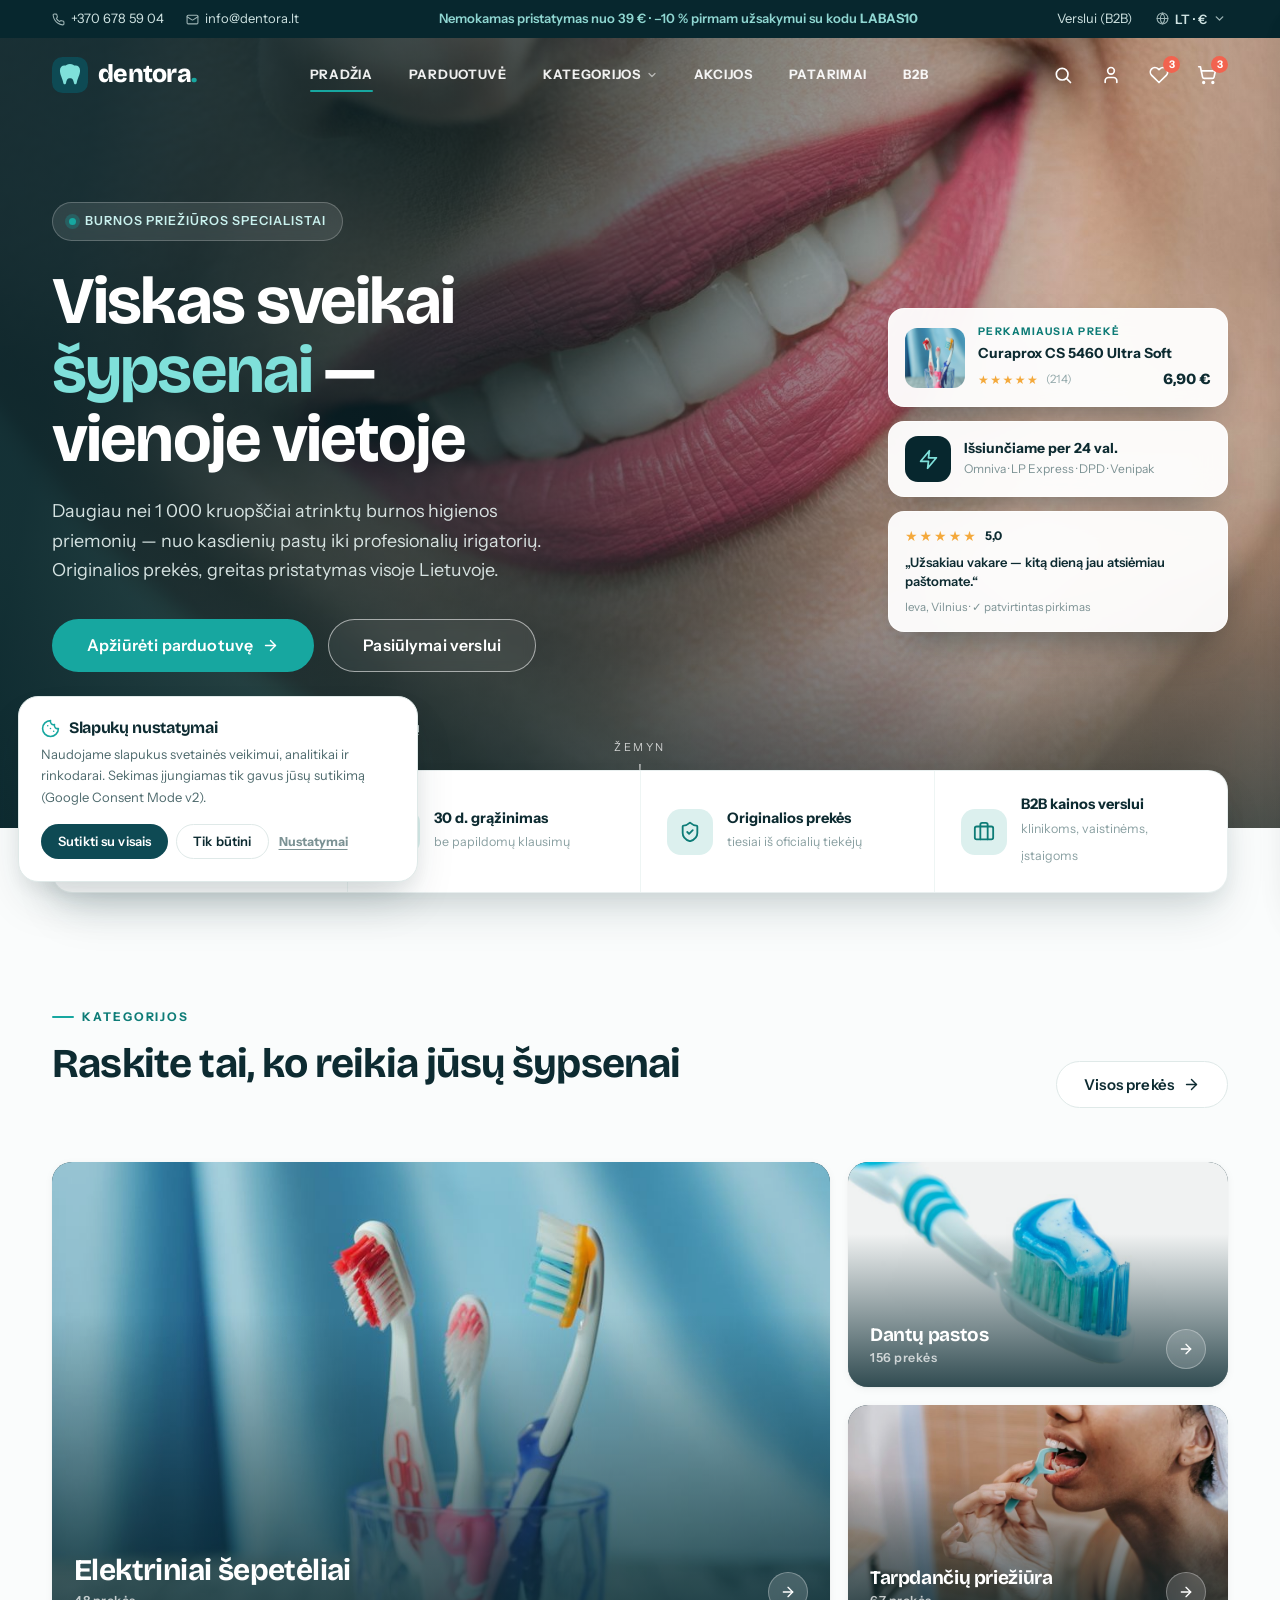
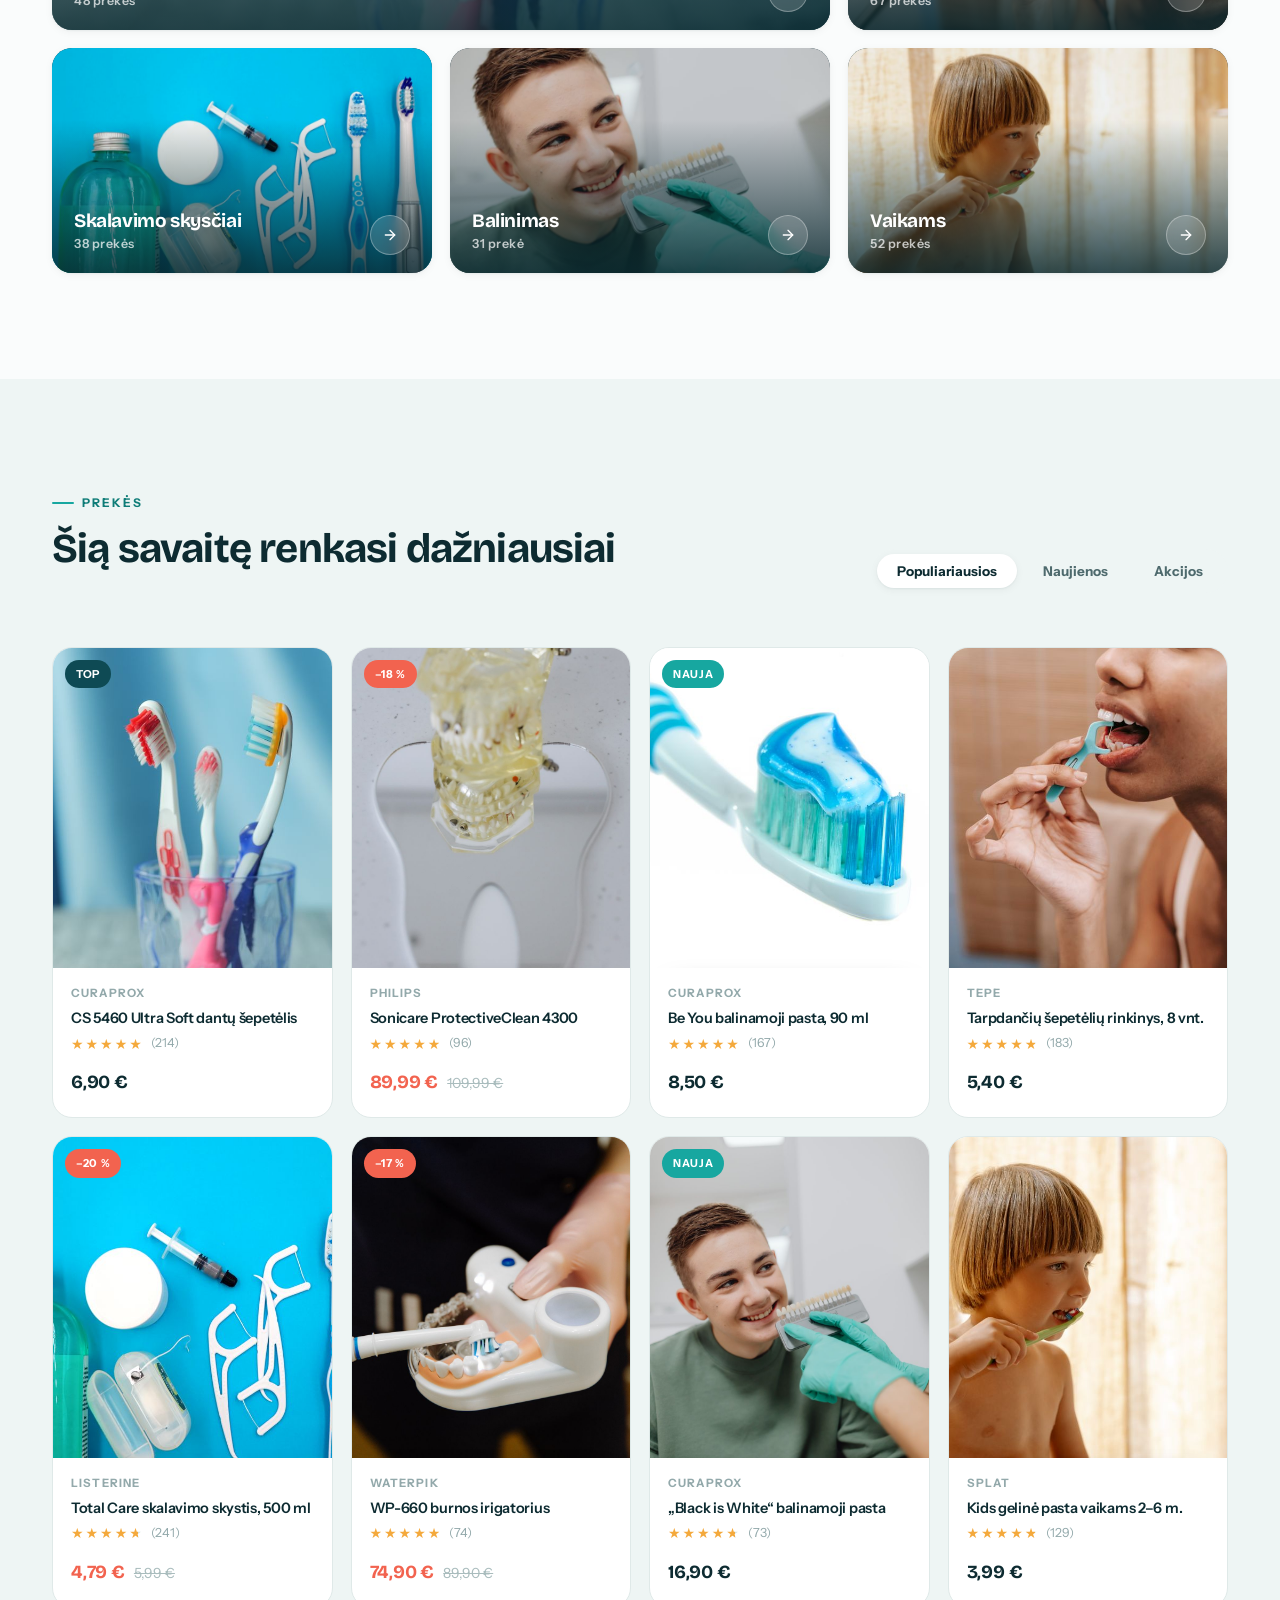
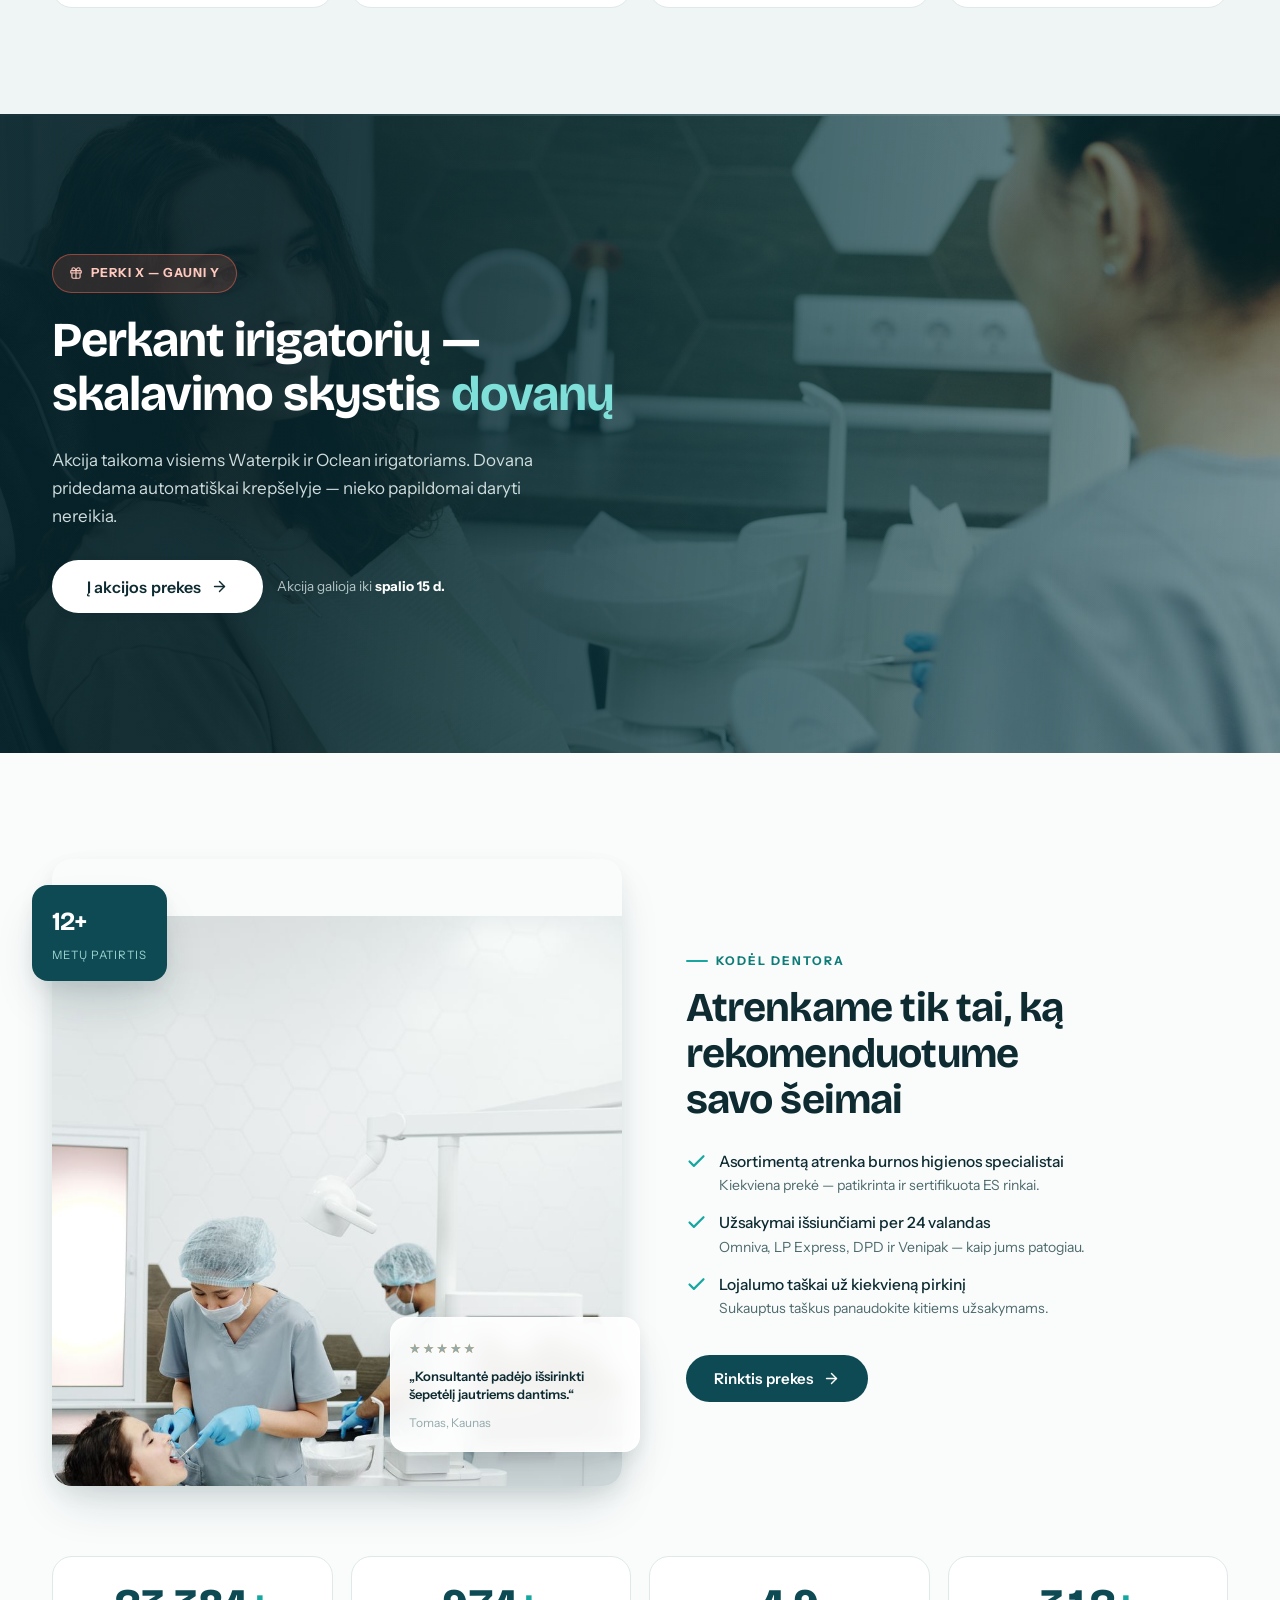
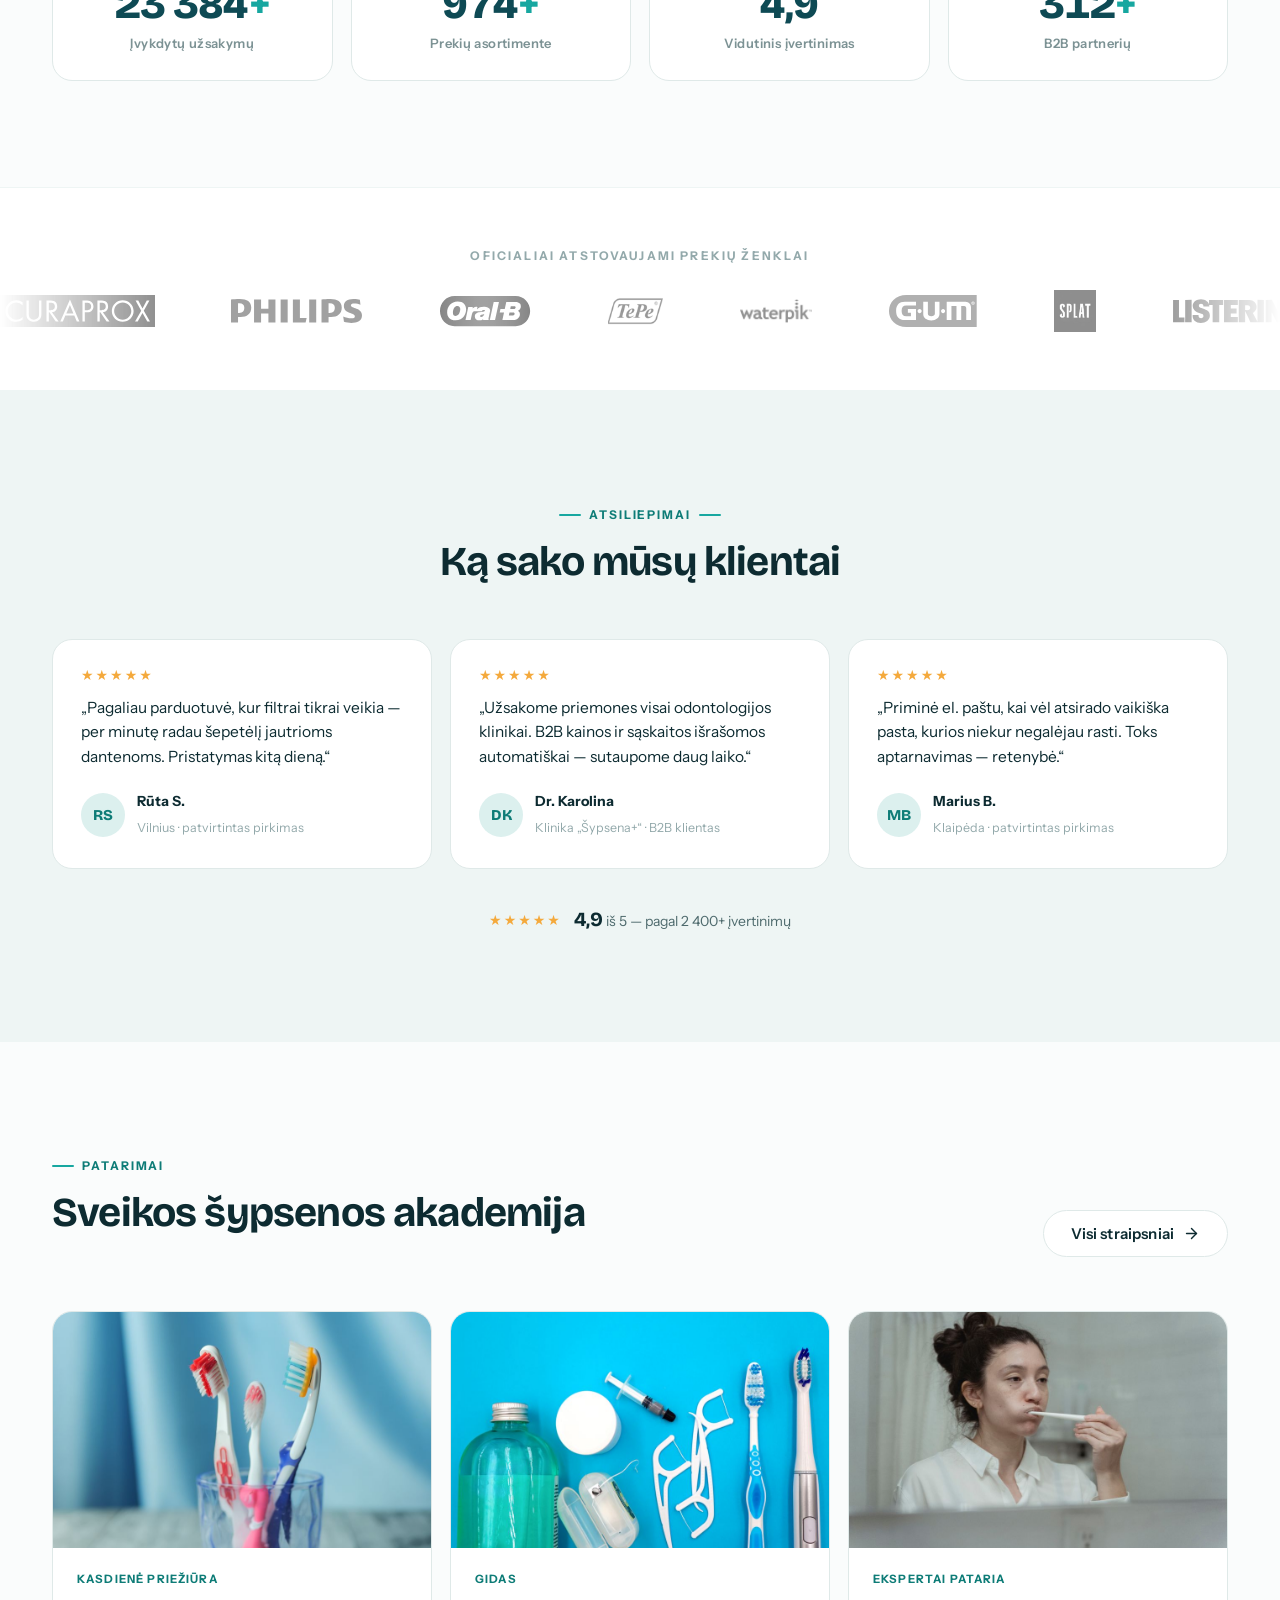
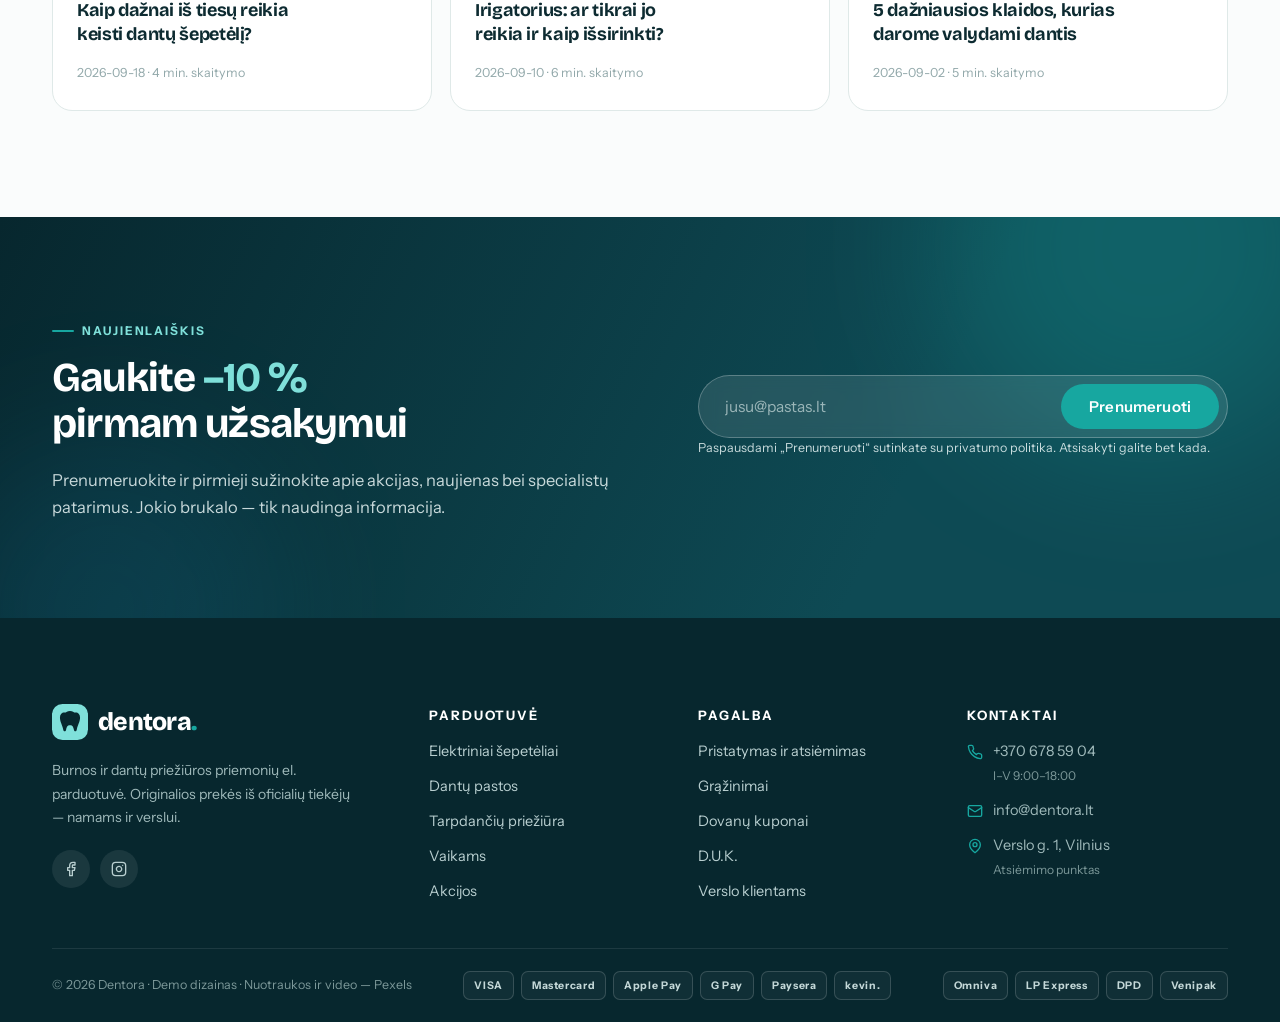
<file: index.html>
<!doctype html>
<html lang="lt">
<head>
<meta charset="utf-8">
<meta name="viewport" content="width=device-width, initial-scale=1, viewport-fit=cover">
<title>Dentora — burnos priežiūros parduotuvė</title>
<meta name="description" content="Demo dizainas: Dentora — burnos ir dantų priežiūros el. parduotuvė. Daugiau nei 1 000 prekių, pristatymas per 1–2 d. d., B2B kainos verslui.">
<link rel="icon" href="data:image/svg+xml,%3Csvg xmlns='http://www.w3.org/2000/svg' viewBox='0 0 24 24'%3E%3Crect width='24' height='24' rx='6' fill='%230E4A54'/%3E%3Cpath d='M12 4.6c-1.9 0-2.3 1.1-3.8 1.1S5.3 6.8 5.3 9c0 3 1.5 4.5 2.2 8.2.3 1.3 1.6 1.4 1.9 0 .4-1.8.7-3 2.6-3s2.2 1.2 2.6 3c.3 1.4 1.6 1.3 1.9 0C17.2 13.5 18.7 12 18.7 9c0-2.2-1.4-3.3-2.9-3.3S13.9 4.6 12 4.6z' fill='%237FE0DA'/%3E%3C/svg%3E">
<link rel="preconnect" href="https://fonts.googleapis.com">
<link rel="preconnect" href="https://fonts.gstatic.com" crossorigin>
<link href="https://fonts.googleapis.com/css2?family=Bricolage+Grotesque:opsz,wght@12..96,500..800&family=Instrument+Sans:ital,wght@0,400..700;1,400&display=swap" rel="stylesheet">
<link rel="stylesheet" href="assets/css/style.css">
</head>
<body>

<svg xmlns="http://www.w3.org/2000/svg" style="display:none" aria-hidden="true">
  <defs>
    <symbol id="i-search" viewBox="0 0 24 24" fill="none" stroke="currentColor" stroke-width="2" stroke-linecap="round" stroke-linejoin="round"><circle cx="11" cy="11" r="7"/><path d="m21 21-4.3-4.3"/></symbol>
    <symbol id="i-heart" viewBox="0 0 24 24" fill="none" stroke="currentColor" stroke-width="2" stroke-linecap="round" stroke-linejoin="round"><path d="M20.8 4.6a5.5 5.5 0 0 0-7.8 0L12 5.6l-1-1a5.5 5.5 0 0 0-7.8 7.8l1 1L12 21l7.8-7.6 1-1a5.5 5.5 0 0 0 0-7.8z"/></symbol>
    <symbol id="i-cart" viewBox="0 0 24 24" fill="none" stroke="currentColor" stroke-width="2" stroke-linecap="round" stroke-linejoin="round"><circle cx="8" cy="21" r="1"/><circle cx="19" cy="21" r="1"/><path d="M2.05 2.05h2l2.66 12.42a2 2 0 0 0 2 1.58h9.78a2 2 0 0 0 1.95-1.57l1.65-7.43H5.12"/></symbol>
    <symbol id="i-user" viewBox="0 0 24 24" fill="none" stroke="currentColor" stroke-width="2" stroke-linecap="round" stroke-linejoin="round"><path d="M19 21v-2a4 4 0 0 0-4-4H9a4 4 0 0 0-4 4v2"/><circle cx="12" cy="7" r="4"/></symbol>
    <symbol id="i-menu" viewBox="0 0 24 24" fill="none" stroke="currentColor" stroke-width="2" stroke-linecap="round"><path d="M4 6h16M4 12h16M4 18h16"/></symbol>
    <symbol id="i-x" viewBox="0 0 24 24" fill="none" stroke="currentColor" stroke-width="2" stroke-linecap="round"><path d="M18 6 6 18M6 6l12 12"/></symbol>
    <symbol id="i-chev" viewBox="0 0 24 24" fill="none" stroke="currentColor" stroke-width="2.5" stroke-linecap="round" stroke-linejoin="round"><path d="m6 9 6 6 6-6"/></symbol>
    <symbol id="i-arrow" viewBox="0 0 24 24" fill="none" stroke="currentColor" stroke-width="2" stroke-linecap="round" stroke-linejoin="round"><path d="M5 12h14"/><path d="m12 5 7 7-7 7"/></symbol>
    <symbol id="i-check" viewBox="0 0 24 24" fill="none" stroke="currentColor" stroke-width="2.5" stroke-linecap="round" stroke-linejoin="round"><path d="M20 6 9 17l-5-5"/></symbol>
    <symbol id="i-truck" viewBox="0 0 24 24" fill="none" stroke="currentColor" stroke-width="2" stroke-linecap="round" stroke-linejoin="round"><path d="M14 18V6a2 2 0 0 0-2-2H4a2 2 0 0 0-2 2v11a1 1 0 0 0 1 1h2"/><path d="M15 18H9"/><path d="M19 18h2a1 1 0 0 0 1-1v-3.65a1 1 0 0 0-.22-.62l-3.48-4.35A1 1 0 0 0 17.52 8H14"/><circle cx="17" cy="18" r="2"/><circle cx="7" cy="18" r="2"/></symbol>
    <symbol id="i-shield" viewBox="0 0 24 24" fill="none" stroke="currentColor" stroke-width="2" stroke-linecap="round" stroke-linejoin="round"><path d="M20 13c0 5-3.5 7.5-7.66 8.95a1 1 0 0 1-.67-.01C7.5 20.5 4 18 4 13V6a1 1 0 0 1 1-1c2 0 4.5-1.2 6.24-2.72a1.17 1.17 0 0 1 1.52 0C14.51 3.81 17 5 19 5a1 1 0 0 1 1 1z"/><path d="m9 12 2 2 4-4"/></symbol>
    <symbol id="i-return" viewBox="0 0 24 24" fill="none" stroke="currentColor" stroke-width="2" stroke-linecap="round" stroke-linejoin="round"><path d="M3 12a9 9 0 1 0 9-9 9.75 9.75 0 0 0-6.74 2.74L3 8"/><path d="M3 3v5h5"/></symbol>
    <symbol id="i-briefcase" viewBox="0 0 24 24" fill="none" stroke="currentColor" stroke-width="2" stroke-linecap="round" stroke-linejoin="round"><path d="M16 20V4a2 2 0 0 0-2-2h-4a2 2 0 0 0-2 2v16"/><rect width="20" height="14" x="2" y="6" rx="2"/></symbol>
    <symbol id="i-phone" viewBox="0 0 24 24" fill="none" stroke="currentColor" stroke-width="2" stroke-linecap="round" stroke-linejoin="round"><path d="M22 16.92v3a2 2 0 0 1-2.18 2 19.79 19.79 0 0 1-8.63-3.07 19.5 19.5 0 0 1-6-6 19.79 19.79 0 0 1-3.07-8.67A2 2 0 0 1 4.11 2h3a2 2 0 0 1 2 1.72 12.84 12.84 0 0 0 .7 2.81 2 2 0 0 1-.45 2.11L8.09 9.91a16 16 0 0 0 6 6l1.27-1.27a2 2 0 0 1 2.11-.45 12.84 12.84 0 0 0 2.81.7A2 2 0 0 1 22 16.92z"/></symbol>
    <symbol id="i-mail" viewBox="0 0 24 24" fill="none" stroke="currentColor" stroke-width="2" stroke-linecap="round" stroke-linejoin="round"><rect width="20" height="16" x="2" y="4" rx="2"/><path d="m22 7-8.97 5.7a1.94 1.94 0 0 1-2.06 0L2 7"/></symbol>
    <symbol id="i-pin" viewBox="0 0 24 24" fill="none" stroke="currentColor" stroke-width="2" stroke-linecap="round" stroke-linejoin="round"><path d="M20 10c0 6-8 12-8 12s-8-6-8-12a8 8 0 0 1 16 0Z"/><circle cx="12" cy="10" r="3"/></symbol>
    <symbol id="i-globe" viewBox="0 0 24 24" fill="none" stroke="currentColor" stroke-width="2" stroke-linecap="round" stroke-linejoin="round"><circle cx="12" cy="12" r="10"/><path d="M12 2a14.5 14.5 0 0 0 0 20 14.5 14.5 0 0 0 0-20"/><path d="M2 12h20"/></symbol>
    <symbol id="i-cookie" viewBox="0 0 24 24" fill="none" stroke="currentColor" stroke-width="2" stroke-linecap="round" stroke-linejoin="round"><path d="M12 2a10 10 0 1 0 10 10 4 4 0 0 1-5-5 4 4 0 0 1-5-5"/><path d="M8.5 8.5v.01"/><path d="M16 15.5v.01"/><path d="M12 12v.01"/></symbol>
    <symbol id="i-bolt" viewBox="0 0 24 24" fill="none" stroke="currentColor" stroke-width="2" stroke-linecap="round" stroke-linejoin="round"><path d="M13 2 3 14h9l-1 8 10-12h-9l1-8z"/></symbol>
    <symbol id="i-bell" viewBox="0 0 24 24" fill="none" stroke="currentColor" stroke-width="2" stroke-linecap="round" stroke-linejoin="round"><path d="M6 8a6 6 0 0 1 12 0c0 7 3 9 3 9H3s3-2 3-9"/><path d="M10.3 21a1.94 1.94 0 0 0 3.4 0"/></symbol>
    <symbol id="i-doc" viewBox="0 0 24 24" fill="none" stroke="currentColor" stroke-width="2" stroke-linecap="round" stroke-linejoin="round"><path d="M15 2H6a2 2 0 0 0-2 2v16a2 2 0 0 0 2 2h12a2 2 0 0 0 2-2V7Z"/><path d="M14 2v4a2 2 0 0 0 2 2h4"/><path d="M10 9H8"/><path d="M16 13H8"/><path d="M16 17H8"/></symbol>
    <symbol id="i-users" viewBox="0 0 24 24" fill="none" stroke="currentColor" stroke-width="2" stroke-linecap="round" stroke-linejoin="round"><path d="M16 21v-2a4 4 0 0 0-4-4H6a4 4 0 0 0-4 4v2"/><circle cx="9" cy="7" r="4"/><path d="M22 21v-2a4 4 0 0 0-3-3.87"/><path d="M16 3.13a4 4 0 0 1 0 7.75"/></symbol>
    <symbol id="i-sync" viewBox="0 0 24 24" fill="none" stroke="currentColor" stroke-width="2" stroke-linecap="round" stroke-linejoin="round"><path d="M3 12a9 9 0 0 1 9-9 9.75 9.75 0 0 1 6.74 2.74L21 8"/><path d="M21 3v5h-5"/><path d="M21 12a9 9 0 0 1-9 9 9.75 9.75 0 0 1-6.74-2.74L3 16"/><path d="M8 16H3v5"/></symbol>
    <symbol id="i-percent" viewBox="0 0 24 24" fill="none" stroke="currentColor" stroke-width="2" stroke-linecap="round" stroke-linejoin="round"><path d="M19 5 5 19"/><circle cx="6.5" cy="6.5" r="2.5"/><circle cx="17.5" cy="17.5" r="2.5"/></symbol>
    <symbol id="i-gift" viewBox="0 0 24 24" fill="none" stroke="currentColor" stroke-width="2" stroke-linecap="round" stroke-linejoin="round"><rect x="3" y="8" width="18" height="4" rx="1"/><path d="M12 8v13"/><path d="M19 12v7a2 2 0 0 1-2 2H7a2 2 0 0 1-2-2v-7"/><path d="M7.5 8a2.5 2.5 0 0 1 0-5A4.8 8 0 0 1 12 8a4.8 8 0 0 1 4.5-5 2.5 2.5 0 0 1 0 5"/></symbol>
    <symbol id="i-filter" viewBox="0 0 24 24" fill="none" stroke="currentColor" stroke-width="2" stroke-linecap="round"><path d="M21 4h-7M10 4H3M21 12h-9M8 12H3M21 20h-5M12 20H3M14 2v4M8 10v4M16 18v4"/></symbol>
    <symbol id="i-box" viewBox="0 0 24 24" fill="none" stroke="currentColor" stroke-width="2" stroke-linecap="round" stroke-linejoin="round"><path d="m7.5 4.27 9 5.15"/><path d="M21 8a2 2 0 0 0-1-1.73l-7-4a2 2 0 0 0-2 0l-7 4A2 2 0 0 0 3 8v8a2 2 0 0 0 1 1.73l7 4a2 2 0 0 0 2 0l7-4A2 2 0 0 0 21 16Z"/><path d="M3.3 7 12 12l8.7-5"/><path d="M12 22V12"/></symbol>
    <symbol id="i-clock" viewBox="0 0 24 24" fill="none" stroke="currentColor" stroke-width="2" stroke-linecap="round" stroke-linejoin="round"><circle cx="12" cy="12" r="10"/><path d="M12 6v6l4 2"/></symbol>
    <symbol id="i-fb" viewBox="0 0 24 24" fill="none" stroke="currentColor" stroke-width="2" stroke-linecap="round" stroke-linejoin="round"><path d="M18 2h-3a5 5 0 0 0-5 5v3H7v4h3v8h4v-8h3l1-4h-4V7a1 1 0 0 1 1-1h3z"/></symbol>
    <symbol id="i-ig" viewBox="0 0 24 24" fill="none" stroke="currentColor" stroke-width="2" stroke-linecap="round" stroke-linejoin="round"><rect width="20" height="20" x="2" y="2" rx="5"/><path d="M16 11.37A4 4 0 1 1 12.63 8 4 4 0 0 1 16 11.37z"/><path d="M17.5 6.5h.01"/></symbol>
  </defs>
</svg>

<!-- ===== ANTRAŠTĖ ===== -->
<header class="site-header site-header--overlay" id="siteHeader">
  <div class="topbar">
    <div class="container topbar__inner">
      <div class="topbar__group">
        <a href="#" data-demo><svg><use href="#i-phone"/></svg><span>+370 678 59 04</span></a>
        <a href="#" data-demo class="topbar__hide-m"><svg><use href="#i-mail"/></svg><span>info@dentora.lt</span></a>
      </div>
      <div class="topbar__promo topbar__hide-m">Nemokamas pristatymas nuo 39 € · –10 % pirmam užsakymui su kodu <b>LABAS10</b></div>
      <div class="topbar__group">
        <a href="b2b.html" class="topbar__hide-m">Verslui (B2B)</a>
        <div class="lang" data-lang>
          <button class="lang__btn" type="button" aria-haspopup="true"><svg width="13" height="13"><use href="#i-globe"/></svg>LT · €<svg width="11" height="11"><use href="#i-chev"/></svg></button>
          <div class="lang__menu">
            <button type="button" class="is-active">🇱🇹 Lietuvių</button>
            <button type="button" data-lang-demo>🇬🇧 English</button>
            <button type="button" data-lang-demo>🇵🇱 Polski</button>
          </div>
        </div>
      </div>
    </div>
  </div>
  <div class="header-main">
    <div class="container header-inner">
      <a class="logo" href="./" aria-label="Dentora — pradžia">
        <svg class="logo__mark" viewBox="0 0 24 24" aria-hidden="true"><rect width="24" height="24" rx="7" fill="#0E4A54"/><path d="M12 4.6c-1.9 0-2.3 1.1-3.8 1.1S5.3 6.8 5.3 9c0 3 1.5 4.5 2.2 8.2.3 1.3 1.6 1.4 1.9 0 .4-1.8.7-3 2.6-3s2.2 1.2 2.6 3c.3 1.4 1.6 1.3 1.9 0C17.2 13.5 18.7 12 18.7 9c0-2.2-1.4-3.3-2.9-3.3S13.9 4.6 12 4.6z" fill="#7FE0DA"/></svg>
        <span>dentora<i>.</i></span>
      </a>
      <nav class="nav" aria-label="Pagrindinis meniu">
        <a class="nav__link is-active" href="./">Pradžia</a>
        <a class="nav__link" href="parduotuve.html">Parduotuvė</a>
        <div class="nav__item">
          <a class="nav__link" href="parduotuve.html">Kategorijos <svg><use href="#i-chev"/></svg></a>
          <div class="nav__sub">
            <a href="parduotuve.html?cat=elektriniai">Elektriniai šepetėliai <small>48</small></a>
            <a href="parduotuve.html?cat=pastos">Dantų pastos <small>156</small></a>
            <a href="parduotuve.html?cat=tarpdanciu">Tarpdančių priežiūra <small>67</small></a>
            <a href="parduotuve.html?cat=skalavimo">Skalavimo skysčiai <small>38</small></a>
            <a href="parduotuve.html?cat=balinimas">Balinimas <small>31</small></a>
            <a href="parduotuve.html?cat=vaikams">Vaikams <small>52</small></a>
            <a href="parduotuve.html" class="nav__sub-all">Visos kategorijos <svg width="14" height="14"><use href="#i-arrow"/></svg></a>
          </div>
        </div>
        <a class="nav__link" href="parduotuve.html?f=akcija">Akcijos</a>
        <a class="nav__link" href="#" data-demo>Patarimai</a>
        <a class="nav__link" href="b2b.html">B2B</a>
      </nav>
      <div class="header-actions">
        <button class="icon-btn" type="button" data-open="search" aria-label="Paieška"><svg><use href="#i-search"/></svg></button>
        <button class="icon-btn" type="button" data-demo aria-label="Paskyra"><svg><use href="#i-user"/></svg></button>
        <button class="icon-btn" type="button" data-count="3" data-wish-count data-demo aria-label="Mėgstamos prekės"><svg><use href="#i-heart"/></svg></button>
        <button class="icon-btn" type="button" data-count="3" data-cart-count data-open="cart" aria-label="Krepšelis"><svg><use href="#i-cart"/></svg></button>
        <button class="icon-btn burger" type="button" data-open="nav" aria-label="Meniu"><svg><use href="#i-menu"/></svg></button>
      </div>
    </div>
  </div>
</header>

<main>

<!-- ===== HERO ===== -->
<section class="hero" data-tilt-scene>
  <img class="hero__poster" src="assets/img/3762453.jpg" alt="" aria-hidden="true">
  <video class="hero__media" autoplay muted loop playsinline preload="metadata" poster="assets/img/3762453.jpg">
    <source src="assets/video/hero.mp4" type="video/mp4">
  </video>
  <div class="container">
    <div class="hero__grid">
    <div class="hero__content">
      <span class="hero__eyebrow"><span class="dot"></span>Burnos priežiūros specialistai</span>
      <h1>Viskas sveikai <em>šypsenai</em> — vienoje vietoje</h1>
      <p class="hero__lead">Daugiau nei 1 000 kruopščiai atrinktų burnos higienos priemonių — nuo kasdienių pastų iki profesionalių irigatorių. Originalios prekės, greitas pristatymas visoje Lietuvoje.</p>
      <div class="hero__cta">
        <a class="btn btn--accent btn--lg" href="parduotuve.html">Apžiūrėti parduotuvę <svg><use href="#i-arrow"/></svg></a>
        <a class="btn btn--ghost btn--lg" href="b2b.html">Pasiūlymai verslui</a>
      </div>
      <div class="hero__trust">
        <span class="stars" style="--r:96%">★★★★★</span>
        <span><b>4,9 / 5</b> — daugiau nei 2 400 pirkėjų įvertinimų</span>
      </div>
    </div>
    <aside class="hero__cards" aria-label="Pasitikėjimo ženklai">
      <a class="hero-card" href="preke.html" data-depth="14">
        <img class="hero-card__img" src="assets/img/13466251.jpg" alt="Curaprox dantų šepetėlis">
        <span class="hero-card__body">
          <span class="hero-card__label">Perkamiausia prekė</span>
          <b>Curaprox CS 5460 Ultra Soft</b>
          <span class="hero-card__meta"><span class="stars" style="--r:98%">★★★★★</span><span class="hero-card__count">(214)</span><span class="hero-card__price">6,90 €</span></span>
        </span>
      </a>
      <div class="hero-card" data-depth="22">
        <span class="hero-card__icon"><svg><use href="#i-bolt"/></svg></span>
        <span class="hero-card__body">
          <b>Išsiunčiame per 24 val.</b>
          <small>Omniva · LP Express · DPD · Venipak</small>
        </span>
      </div>
      <div class="hero-card hero-card--review" data-depth="8">
        <span class="hero-card__stars"><span class="stars" style="--r:100%">★★★★★</span><small>5,0</small></span>
        <p>„Užsakiau vakare — kitą dieną jau atsiėmiau paštomate.“</p>
        <small>Ieva, Vilnius · ✓ patvirtintas pirkimas</small>
      </div>
    </aside>
    </div>
  </div>
  <a class="hero__scroll" href="#kategorijos" aria-label="Slinkti žemyn">Žemyn<span></span></a>
</section>

<!-- ===== USP ===== -->
<div class="usp-wrap">
  <div class="container">
    <div class="usp-strip reveal">
      <div class="usp">
        <div class="usp__icon"><svg><use href="#i-truck"/></svg></div>
        <div><b>Nemokamas pristatymas</b><small>užsakymams nuo 39 €</small></div>
      </div>
      <div class="usp">
        <div class="usp__icon"><svg><use href="#i-return"/></svg></div>
        <div><b>30 d. grąžinimas</b><small>be papildomų klausimų</small></div>
      </div>
      <div class="usp">
        <div class="usp__icon"><svg><use href="#i-shield"/></svg></div>
        <div><b>Originalios prekės</b><small>tiesiai iš oficialių tiekėjų</small></div>
      </div>
      <div class="usp">
        <div class="usp__icon"><svg><use href="#i-briefcase"/></svg></div>
        <div><b>B2B kainos verslui</b><small>klinikoms, vaistinėms, įstaigoms</small></div>
      </div>
    </div>
  </div>
</div>

<!-- ===== KATEGORIJOS ===== -->
<section class="section" id="kategorijos">
  <div class="container">
    <div class="section-head section-head--row reveal">
      <div>
        <span class="eyebrow">Kategorijos</span>
        <h2>Raskite tai, ko reikia jūsų šypsenai</h2>
      </div>
      <a class="btn btn--outline" href="parduotuve.html">Visos prekės <svg><use href="#i-arrow"/></svg></a>
    </div>
    <div class="cat-grid">
      <a class="cat-card cat-card--big reveal" href="parduotuve.html?cat=elektriniai">
        <img src="assets/img/13466251.jpg" alt="Elektriniai dantų šepetėliai" loading="lazy">
        <div class="cat-card__body">
          <div><h3>Elektriniai šepetėliai</h3><small>48 prekės</small></div>
          <span class="cat-card__arrow"><svg><use href="#i-arrow"/></svg></span>
        </div>
      </a>
      <a class="cat-card reveal" data-delay="1" href="parduotuve.html?cat=pastos">
        <img src="assets/img/216729.jpg" alt="Dantų pastos" loading="lazy">
        <div class="cat-card__body">
          <div><h3>Dantų pastos</h3><small>156 prekės</small></div>
          <span class="cat-card__arrow"><svg><use href="#i-arrow"/></svg></span>
        </div>
      </a>
      <a class="cat-card reveal" data-delay="2" href="parduotuve.html?cat=tarpdanciu">
        <img src="assets/img/5938281.jpg" alt="Tarpdančių priežiūra" loading="lazy">
        <div class="cat-card__body">
          <div><h3>Tarpdančių priežiūra</h3><small>67 prekės</small></div>
          <span class="cat-card__arrow"><svg><use href="#i-arrow"/></svg></span>
        </div>
      </a>
      <a class="cat-card reveal" data-delay="1" href="parduotuve.html?cat=skalavimo">
        <img src="assets/img/30551804.jpg" alt="Burnos skalavimo skysčiai" loading="lazy">
        <div class="cat-card__body">
          <div><h3>Skalavimo skysčiai</h3><small>38 prekės</small></div>
          <span class="cat-card__arrow"><svg><use href="#i-arrow"/></svg></span>
        </div>
      </a>
      <a class="cat-card reveal" data-delay="2" href="parduotuve.html?cat=balinimas">
        <img src="assets/img/6627284.jpg" alt="Dantų balinimas" loading="lazy">
        <div class="cat-card__body">
          <div><h3>Balinimas</h3><small>31 prekė</small></div>
          <span class="cat-card__arrow"><svg><use href="#i-arrow"/></svg></span>
        </div>
      </a>
      <a class="cat-card reveal" data-delay="3" href="parduotuve.html?cat=vaikams">
        <img src="assets/img/7086231.jpg" alt="Burnos priežiūra vaikams" loading="lazy">
        <div class="cat-card__body">
          <div><h3>Vaikams</h3><small>52 prekės</small></div>
          <span class="cat-card__arrow"><svg><use href="#i-arrow"/></svg></span>
        </div>
      </a>
    </div>
  </div>
</section>

<!-- ===== POPULIARIOS PREKĖS ===== -->
<section class="section section--soft" id="prekes">
  <div class="container">
    <div class="section-head section-head--row reveal">
      <div>
        <span class="eyebrow">Prekės</span>
        <h2>Šią savaitę renkasi dažniausiai</h2>
      </div>
      <div class="pill-tabs" data-featured-tabs>
        <button class="pill is-active" data-filter="all" type="button">Populiariausios</button>
        <button class="pill" data-filter="naujiena" type="button">Naujienos</button>
        <button class="pill" data-filter="akcija" type="button">Akcijos</button>
      </div>
    </div>
    <div class="prod-grid" data-featured-grid>

      <article class="prod-card reveal" data-tags="top">
        <div class="prod-card__media">
          <img class="main" src="assets/img/13466251.jpg" alt="Curaprox CS 5460 dantų šepetėlis" loading="lazy">
          <img class="alt" src="assets/img/4269368.jpg" alt="" loading="lazy">
          <div class="prod-card__badges"><span class="badge badge--top">Top</span></div>
          <button class="prod-card__wish" type="button" data-wish aria-label="Į mėgstamas"><svg><use href="#i-heart"/></svg></button>
          <div class="prod-card__quick"><button class="btn btn--primary" type="button" data-add>Į krepšelį</button></div>
        </div>
        <div class="prod-card__body">
          <span class="prod-card__brand">Curaprox</span>
          <h3 class="prod-card__title"><a href="preke.html">CS 5460 Ultra Soft dantų šepetėlis</a></h3>
          <div class="prod-card__meta"><span class="stars" style="--r:98%">★★★★★</span><span>(214)</span></div>
          <div class="prod-card__price price"><span class="price__new">6,90 €</span></div>
        </div>
      </article>

      <article class="prod-card reveal" data-delay="1" data-tags="akcija top">
        <div class="prod-card__media">
          <img class="main" src="assets/img/6502341.jpg" alt="Philips Sonicare elektrinis šepetėlis" loading="lazy">
          <img class="alt" src="assets/img/19976568.jpg" alt="" loading="lazy">
          <div class="prod-card__badges"><span class="badge badge--sale">–18 %</span></div>
          <button class="prod-card__wish" type="button" data-wish aria-label="Į mėgstamas"><svg><use href="#i-heart"/></svg></button>
          <div class="prod-card__quick"><button class="btn btn--primary" type="button" data-add>Į krepšelį</button></div>
        </div>
        <div class="prod-card__body">
          <span class="prod-card__brand">Philips</span>
          <h3 class="prod-card__title"><a href="preke.html">Sonicare ProtectiveClean 4300</a></h3>
          <div class="prod-card__meta"><span class="stars" style="--r:96%">★★★★★</span><span>(96)</span></div>
          <div class="prod-card__price price"><span class="price__new is-sale">89,99 €</span><span class="price__old">109,99 €</span></div>
        </div>
      </article>

      <article class="prod-card reveal" data-delay="2" data-tags="naujiena">
        <div class="prod-card__media">
          <img class="main" src="assets/img/216729.jpg" alt="Curaprox Be You dantų pasta" loading="lazy">
          <img class="alt" src="assets/img/7622561.jpg" alt="" loading="lazy">
          <div class="prod-card__badges"><span class="badge badge--new">Nauja</span></div>
          <button class="prod-card__wish" type="button" data-wish aria-label="Į mėgstamas"><svg><use href="#i-heart"/></svg></button>
          <div class="prod-card__quick"><button class="btn btn--primary" type="button" data-add>Į krepšelį</button></div>
        </div>
        <div class="prod-card__body">
          <span class="prod-card__brand">Curaprox</span>
          <h3 class="prod-card__title"><a href="preke.html">Be You balinamoji pasta, 90 ml</a></h3>
          <div class="prod-card__meta"><span class="stars" style="--r:96%">★★★★★</span><span>(167)</span></div>
          <div class="prod-card__price price"><span class="price__new">8,50 €</span></div>
        </div>
      </article>

      <article class="prod-card reveal" data-delay="3" data-tags="top">
        <div class="prod-card__media">
          <img class="main" src="assets/img/5938281.jpg" alt="TePe tarpdančių šepetėliai" loading="lazy">
          <img class="alt" src="assets/img/3958092.jpg" alt="" loading="lazy">
          <button class="prod-card__wish" type="button" data-wish aria-label="Į mėgstamas"><svg><use href="#i-heart"/></svg></button>
          <div class="prod-card__quick"><button class="btn btn--primary" type="button" data-add>Į krepšelį</button></div>
        </div>
        <div class="prod-card__body">
          <span class="prod-card__brand">TePe</span>
          <h3 class="prod-card__title"><a href="preke.html">Tarpdančių šepetėlių rinkinys, 8 vnt.</a></h3>
          <div class="prod-card__meta"><span class="stars" style="--r:94%">★★★★★</span><span>(183)</span></div>
          <div class="prod-card__price price"><span class="price__new">5,40 €</span></div>
        </div>
      </article>

      <article class="prod-card reveal" data-tags="akcija">
        <div class="prod-card__media">
          <img class="main" src="assets/img/30551804.jpg" alt="Listerine skalavimo skystis" loading="lazy">
          <img class="alt" src="assets/img/4269368.jpg" alt="" loading="lazy">
          <div class="prod-card__badges"><span class="badge badge--sale">–20 %</span></div>
          <button class="prod-card__wish" type="button" data-wish aria-label="Į mėgstamas"><svg><use href="#i-heart"/></svg></button>
          <div class="prod-card__quick"><button class="btn btn--primary" type="button" data-add>Į krepšelį</button></div>
        </div>
        <div class="prod-card__body">
          <span class="prod-card__brand">Listerine</span>
          <h3 class="prod-card__title"><a href="preke.html">Total Care skalavimo skystis, 500 ml</a></h3>
          <div class="prod-card__meta"><span class="stars" style="--r:92%">★★★★★</span><span>(241)</span></div>
          <div class="prod-card__price price"><span class="price__new is-sale">4,79 €</span><span class="price__old">5,99 €</span></div>
        </div>
      </article>

      <article class="prod-card reveal" data-delay="1" data-tags="akcija">
        <div class="prod-card__media">
          <img class="main" src="assets/img/3958092.jpg" alt="Waterpik burnos irigatorius" loading="lazy">
          <img class="alt" src="assets/img/19976568.jpg" alt="" loading="lazy">
          <div class="prod-card__badges"><span class="badge badge--sale">–17 %</span></div>
          <button class="prod-card__wish" type="button" data-wish aria-label="Į mėgstamas"><svg><use href="#i-heart"/></svg></button>
          <div class="prod-card__quick"><button class="btn btn--primary" type="button" data-add>Į krepšelį</button></div>
        </div>
        <div class="prod-card__body">
          <span class="prod-card__brand">Waterpik</span>
          <h3 class="prod-card__title"><a href="preke.html">WP-660 burnos irigatorius</a></h3>
          <div class="prod-card__meta"><span class="stars" style="--r:96%">★★★★★</span><span>(74)</span></div>
          <div class="prod-card__price price"><span class="price__new is-sale">74,90 €</span><span class="price__old">89,90 €</span></div>
        </div>
      </article>

      <article class="prod-card reveal" data-delay="2" data-tags="naujiena">
        <div class="prod-card__media">
          <img class="main" src="assets/img/6627284.jpg" alt="Curaprox Black is White pasta" loading="lazy">
          <img class="alt" src="assets/img/216729.jpg" alt="" loading="lazy">
          <div class="prod-card__badges"><span class="badge badge--new">Nauja</span></div>
          <button class="prod-card__wish" type="button" data-wish aria-label="Į mėgstamas"><svg><use href="#i-heart"/></svg></button>
          <div class="prod-card__quick"><button class="btn btn--primary" type="button" data-add>Į krepšelį</button></div>
        </div>
        <div class="prod-card__body">
          <span class="prod-card__brand">Curaprox</span>
          <h3 class="prod-card__title"><a href="preke.html">„Black is White“ balinamoji pasta</a></h3>
          <div class="prod-card__meta"><span class="stars" style="--r:92%">★★★★★</span><span>(73)</span></div>
          <div class="prod-card__price price"><span class="price__new">16,90 €</span></div>
        </div>
      </article>

      <article class="prod-card reveal" data-delay="3" data-tags="top naujiena">
        <div class="prod-card__media">
          <img class="main" src="assets/img/7086231.jpg" alt="Splat Kids pasta vaikams" loading="lazy">
          <img class="alt" src="assets/img/13466251.jpg" alt="" loading="lazy">
          <button class="prod-card__wish" type="button" data-wish aria-label="Į mėgstamas"><svg><use href="#i-heart"/></svg></button>
          <div class="prod-card__quick"><button class="btn btn--primary" type="button" data-add>Į krepšelį</button></div>
        </div>
        <div class="prod-card__body">
          <span class="prod-card__brand">Splat</span>
          <h3 class="prod-card__title"><a href="preke.html">Kids gelinė pasta vaikams 2–6 m.</a></h3>
          <div class="prod-card__meta"><span class="stars" style="--r:94%">★★★★★</span><span>(129)</span></div>
          <div class="prod-card__price price"><span class="price__new">3,99 €</span></div>
        </div>
      </article>

    </div>
  </div>
</section>

<!-- ===== PARALLAX AKCIJA ===== -->
<section class="promo">
  <div class="promo__bg" data-parallax data-speed="0.16">
    <img src="assets/img/4269368.jpg" alt="" loading="lazy">
  </div>
  <div class="container">
    <div class="promo__inner">
      <span class="promo__chip reveal"><svg width="14" height="14"><use href="#i-gift"/></svg>Perki X — gauni Y</span>
      <h2 class="reveal" data-delay="1">Perkant irigatorių — skalavimo skystis <em>dovanų</em></h2>
      <p class="reveal" data-delay="2">Akcija taikoma visiems Waterpik ir Oclean irigatoriams. Dovana pridedama automatiškai krepšelyje — nieko papildomai daryti nereikia.</p>
      <div class="promo__cta reveal" data-delay="3">
        <a class="btn btn--light btn--lg" href="parduotuve.html?f=akcija">Į akcijos prekes <svg><use href="#i-arrow"/></svg></a>
        <span class="promo__deadline">Akcija galioja iki <b>spalio 15 d.</b></span>
      </div>
    </div>
  </div>
</section>

<!-- ===== KODĖL DENTORA ===== -->
<section class="section">
  <div class="container">
    <div class="split">
      <div class="split__media reveal">
        <div class="img-parallax">
          <img src="assets/img/4269682.jpg" alt="Burnos higienos specialistė" data-parallax data-speed="0.1" loading="lazy">
        </div>
        <div class="split__badge"><b>12+</b><small>metų patirtis</small></div>
        <div class="float-card float-card--review">
          <span class="stars" style="--r:100%">★★★★★</span>
          <p>„Konsultantė padėjo išsirinkti šepetėlį jautriems dantims.“</p>
          <span>Tomas, Kaunas</span>
        </div>
      </div>
      <div class="reveal" data-delay="1">
        <span class="eyebrow">Kodėl Dentora</span>
        <h2>Atrenkame tik tai, ką rekomenduotume savo šeimai</h2>
        <ul class="checklist">
          <li><svg><use href="#i-check"/></svg><span>Asortimentą atrenka burnos higienos specialistai<small>Kiekviena prekė — patikrinta ir sertifikuota ES rinkai.</small></span></li>
          <li><svg><use href="#i-check"/></svg><span>Užsakymai išsiunčiami per 24 valandas<small>Omniva, LP Express, DPD ir Venipak — kaip jums patogiau.</small></span></li>
          <li><svg><use href="#i-check"/></svg><span>Lojalumo taškai už kiekvieną pirkinį<small>Sukauptus taškus panaudokite kitiems užsakymams.</small></span></li>
        </ul>
        <a class="btn btn--primary" href="parduotuve.html">Rinktis prekes <svg><use href="#i-arrow"/></svg></a>
      </div>
    </div>
    <div class="stats">
      <div class="stat reveal"><div class="stat__num"><span data-count="24000">0</span><i>+</i></div><small>Įvykdytų užsakymų</small></div>
      <div class="stat reveal" data-delay="1"><div class="stat__num"><span data-count="1000">0</span><i>+</i></div><small>Prekių asortimente</small></div>
      <div class="stat reveal" data-delay="2"><div class="stat__num">4,9</div><small>Vidutinis įvertinimas</small></div>
      <div class="stat reveal" data-delay="3"><div class="stat__num"><span data-count="320">0</span><i>+</i></div><small>B2B partnerių</small></div>
    </div>
  </div>
</section>

<!-- ===== PREKĖS ŽENKLAI ===== -->
<section class="brands">
  <p class="brands__label">Oficialiai atstovaujami prekių ženklai</p>
  <div class="marquee" aria-hidden="true">
    <div class="marquee__track">
      <img class="brand-logo brand-logo--lg" src="assets/img/brands/curaprox.svg" alt="Curaprox" loading="lazy"><img class="brand-logo" src="assets/img/brands/philips.svg" alt="Philips" loading="lazy"><img class="brand-logo brand-logo--lg" src="assets/img/brands/oral-b.svg" alt="Oral-B" loading="lazy"><img class="brand-logo brand-logo--lg" src="assets/img/brands/tepe.png" alt="TePe" loading="lazy"><img class="brand-logo" src="assets/img/brands/waterpik.png" alt="Waterpik" loading="lazy"><img class="brand-logo brand-logo--lg" src="assets/img/brands/gum.svg" alt="GUM" loading="lazy"><img class="brand-logo brand-logo--xl" src="assets/img/brands/splat.webp" alt="Splat" loading="lazy"><img class="brand-logo" src="assets/img/brands/listerine.svg" alt="Listerine" loading="lazy">
    </div>
    <div class="marquee__track">
      <img class="brand-logo brand-logo--lg" src="assets/img/brands/curaprox.svg" alt="Curaprox" loading="lazy"><img class="brand-logo" src="assets/img/brands/philips.svg" alt="Philips" loading="lazy"><img class="brand-logo brand-logo--lg" src="assets/img/brands/oral-b.svg" alt="Oral-B" loading="lazy"><img class="brand-logo brand-logo--lg" src="assets/img/brands/tepe.png" alt="TePe" loading="lazy"><img class="brand-logo" src="assets/img/brands/waterpik.png" alt="Waterpik" loading="lazy"><img class="brand-logo brand-logo--lg" src="assets/img/brands/gum.svg" alt="GUM" loading="lazy"><img class="brand-logo brand-logo--xl" src="assets/img/brands/splat.webp" alt="Splat" loading="lazy"><img class="brand-logo" src="assets/img/brands/listerine.svg" alt="Listerine" loading="lazy">
    </div>
  </div>
</section>

<!-- ===== ATSILIEPIMAI ===== -->
<section class="section section--soft">
  <div class="container">
    <div class="section-head section-head--center reveal">
      <span class="eyebrow">Atsiliepimai</span>
      <h2>Ką sako mūsų klientai</h2>
    </div>
    <div class="testi-grid">
      <div class="testi-card reveal">
        <span class="stars" style="--r:100%">★★★★★</span>
        <p>„Pagaliau parduotuvė, kur filtrai tikrai veikia — per minutę radau šepetėlį jautrioms dantenoms. Pristatymas kitą dieną.“</p>
        <div class="testi-card__meta"><span class="avatar">RS</span><div><b>Rūta S.</b><small>Vilnius · patvirtintas pirkimas</small></div></div>
      </div>
      <div class="testi-card reveal" data-delay="1">
        <span class="stars" style="--r:100%">★★★★★</span>
        <p>„Užsakome priemones visai odontologijos klinikai. B2B kainos ir sąskaitos išrašomos automatiškai — sutaupome daug laiko.“</p>
        <div class="testi-card__meta"><span class="avatar">DK</span><div><b>Dr. Karolina</b><small>Klinika „Šypsena+“ · B2B klientas</small></div></div>
      </div>
      <div class="testi-card reveal" data-delay="2">
        <span class="stars" style="--r:90%">★★★★★</span>
        <p>„Priminė el. paštu, kai vėl atsirado vaikiška pasta, kurios niekur negalėjau rasti. Toks aptarnavimas — retenybė.“</p>
        <div class="testi-card__meta"><span class="avatar">MB</span><div><b>Marius B.</b><small>Klaipėda · patvirtintas pirkimas</small></div></div>
      </div>
    </div>
    <div class="rating-summary reveal">
      <span class="stars" style="--r:96%">★★★★★</span>
      <span><b>4,9</b> iš 5 — pagal 2 400+ įvertinimų</span>
    </div>
  </div>
</section>

<!-- ===== PATARIMAI ===== -->
<section class="section">
  <div class="container">
    <div class="section-head section-head--row reveal">
      <div>
        <span class="eyebrow">Patarimai</span>
        <h2>Sveikos šypsenos akademija</h2>
      </div>
      <a class="btn btn--outline" href="#" data-demo>Visi straipsniai <svg><use href="#i-arrow"/></svg></a>
    </div>
    <div class="blog-grid">
      <article class="blog-card reveal">
        <div class="blog-card__img"><img src="assets/img/13466251.jpg" alt="Dantų šepetėliai" loading="lazy"></div>
        <div class="blog-card__body">
          <span class="blog-card__tag">Kasdienė priežiūra</span>
          <h3><a href="#" data-demo>Kaip dažnai iš tiesų reikia keisti dantų šepetėlį?</a></h3>
          <div class="blog-card__meta">2026-09-18 · 4 min. skaitymo</div>
        </div>
      </article>
      <article class="blog-card reveal" data-delay="1">
        <div class="blog-card__img"><img src="assets/img/30551804.jpg" alt="Burnos skalavimo skystis" loading="lazy"></div>
        <div class="blog-card__body">
          <span class="blog-card__tag">Gidas</span>
          <h3><a href="#" data-demo>Irigatorius: ar tikrai jo reikia ir kaip išsirinkti?</a></h3>
          <div class="blog-card__meta">2026-09-10 · 6 min. skaitymo</div>
        </div>
      </article>
      <article class="blog-card reveal" data-delay="2">
        <div class="blog-card__img"><img src="assets/img/7622553.jpg" alt="Šypsena" loading="lazy"></div>
        <div class="blog-card__body">
          <span class="blog-card__tag">Ekspertai pataria</span>
          <h3><a href="#" data-demo>5 dažniausios klaidos, kurias darome valydami dantis</a></h3>
          <div class="blog-card__meta">2026-09-02 · 5 min. skaitymo</div>
        </div>
      </article>
    </div>
  </div>
</section>

<!-- ===== NAUJIENLAIŠKIS ===== -->
<section class="newsletter">
  <div class="container newsletter__inner">
    <div class="reveal">
      <span class="eyebrow" style="color:#7FE0DA">Naujienlaiškis</span>
      <h2>Gaukite <em>–10 %</em> pirmam užsakymui</h2>
      <p>Prenumeruokite ir pirmieji sužinokite apie akcijas, naujienas bei specialistų patarimus. Jokio brukalo — tik naudinga informacija.</p>
    </div>
    <div class="reveal" data-delay="1">
      <form data-form="newsletter" novalidate>
        <input type="email" name="email" id="nl-email" placeholder="jusu@pastas.lt" required aria-label="El. pašto adresas">
        <button class="btn btn--accent" type="submit">Prenumeruoti</button>
      </form>
      <div class="form-success" hidden><svg><use href="#i-check"/></svg><div><b>Ačiū! Patikrinkite el. paštą.</b><br>Nuolaidos kodas jau keliauja pas jus.</div></div>
      <p class="newsletter__consent">Paspausdami „Prenumeruoti“ sutinkate su privatumo politika. Atsisakyti galite bet kada.</p>
    </div>
  </div>
</section>

</main>

<!-- ===== FOOTER ===== -->
<footer class="footer">
  <div class="container">
    <div class="footer__grid">
      <div class="footer__about">
        <a class="logo" href="./"><svg class="logo__mark" viewBox="0 0 24 24" aria-hidden="true"><rect width="24" height="24" rx="7" fill="#7FE0DA"/><path d="M12 4.6c-1.9 0-2.3 1.1-3.8 1.1S5.3 6.8 5.3 9c0 3 1.5 4.5 2.2 8.2.3 1.3 1.6 1.4 1.9 0 .4-1.8.7-3 2.6-3s2.2 1.2 2.6 3c.3 1.4 1.6 1.3 1.9 0C17.2 13.5 18.7 12 18.7 9c0-2.2-1.4-3.3-2.9-3.3S13.9 4.6 12 4.6z" fill="#07272E"/></svg><span>dentora<i>.</i></span></a>
        <p>Burnos ir dantų priežiūros priemonių el. parduotuvė. Originalios prekės iš oficialių tiekėjų — namams ir verslui.</p>
        <div class="socials">
          <a href="#" data-demo aria-label="Facebook"><svg><use href="#i-fb"/></svg></a>
          <a href="#" data-demo aria-label="Instagram"><svg><use href="#i-ig"/></svg></a>
        </div>
      </div>
      <div>
        <h4>Parduotuvė</h4>
        <ul>
          <li><a href="parduotuve.html?cat=elektriniai">Elektriniai šepetėliai</a></li>
          <li><a href="parduotuve.html?cat=pastos">Dantų pastos</a></li>
          <li><a href="parduotuve.html?cat=tarpdanciu">Tarpdančių priežiūra</a></li>
          <li><a href="parduotuve.html?cat=vaikams">Vaikams</a></li>
          <li><a href="parduotuve.html?f=akcija">Akcijos</a></li>
        </ul>
      </div>
      <div>
        <h4>Pagalba</h4>
        <ul>
          <li><a href="#" data-demo>Pristatymas ir atsiėmimas</a></li>
          <li><a href="#" data-demo>Grąžinimai</a></li>
          <li><a href="#" data-demo>Dovanų kuponai</a></li>
          <li><a href="#" data-demo>D.U.K.</a></li>
          <li><a href="b2b.html">Verslo klientams</a></li>
        </ul>
      </div>
      <div>
        <h4>Kontaktai</h4>
        <ul class="footer__contact">
          <li><svg><use href="#i-phone"/></svg><span>+370 678 59 04<br><small style="color:#7C9899">I–V 9:00–18:00</small></span></li>
          <li><svg><use href="#i-mail"/></svg><span>info@dentora.lt</span></li>
          <li><svg><use href="#i-pin"/></svg><span>Verslo g. 1, Vilnius<br><small style="color:#7C9899">Atsiėmimo punktas</small></span></li>
        </ul>
      </div>
    </div>
    <div class="footer__bottom">
      <span>© 2026 Dentora · Demo dizainas · Nuotraukos ir video — Pexels</span>
      <div class="badge-row">
        <span class="pill-badge">VISA</span><span class="pill-badge">Mastercard</span><span class="pill-badge">Apple Pay</span><span class="pill-badge">G Pay</span><span class="pill-badge">Paysera</span><span class="pill-badge">kevin.</span>
      </div>
      <div class="badge-row">
        <span class="pill-badge">Omniva</span><span class="pill-badge">LP Express</span><span class="pill-badge">DPD</span><span class="pill-badge">Venipak</span>
      </div>
    </div>
  </div>
</footer>

<!-- ===== OVERLAY'AI ===== -->
<div class="backdrop" data-backdrop></div>

<div class="search-overlay" data-panel="search" role="dialog" aria-label="Paieška">
  <div class="search-box">
    <form data-form="search">
      <svg width="19" height="19" style="color:#93A9AB"><use href="#i-search"/></svg>
      <input type="search" placeholder="Ieškoti prekių, kategorijų, prekės ženklų…" aria-label="Paieška" id="search-input">
      <button class="btn btn--primary btn--sm" type="submit">Ieškoti</button>
    </form>
    <div class="search-box__meta">Populiariausios užklausos:</div>
    <div class="search-box__tags">
      <button type="button" data-search-tag>elektrinis šepetėlis</button>
      <button type="button" data-search-tag>curaprox</button>
      <button type="button" data-search-tag>balinimo juostelės</button>
      <button type="button" data-search-tag>irigatorius</button>
      <button type="button" data-search-tag>pasta be fluoro</button>
    </div>
    <div class="search-box__note"><svg><use href="#i-bolt"/></svg>Gyvoje svetainėje rezultatai rodomi realiu laiku (AJAX paieška su prekių kortelėmis).</div>
  </div>
</div>

<aside class="minicart" data-panel="cart" role="dialog" aria-label="Krepšelis">
  <div class="minicart__head">
    <h3>Krepšelis <span class="muted" data-cart-qty>(3)</span></h3>
    <button class="icon-btn" type="button" data-close aria-label="Uždaryti"><svg><use href="#i-x"/></svg></button>
  </div>
  <div class="freeship">
    <span data-freeship-label>Iki <strong>nemokamo pristatymo</strong> liko <strong data-freeship-left>19,70 €</strong></span>
    <div class="freeship__bar"><div class="freeship__fill" data-freeship-fill></div></div>
  </div>
  <div class="minicart__items" data-cart-items>
    <div class="cart-item" data-price="8.50">
      <img src="assets/img/216729.jpg" alt="">
      <div class="cart-item__body">
        <p class="cart-item__title">Curaprox Be You balinamoji pasta</p>
        <p class="cart-item__meta">90 ml · Persikų skonio</p>
        <div class="cart-item__row">
          <span class="qty"><button type="button" data-qty="-1" aria-label="Mažiau">−</button><input type="text" value="1" inputmode="numeric" aria-label="Kiekis"><button type="button" data-qty="1" aria-label="Daugiau">+</button></span>
          <span class="cart-item__price">8,50 €</span>
          <button class="cart-item__remove" type="button" aria-label="Pašalinti"><svg><use href="#i-x"/></svg></button>
        </div>
      </div>
    </div>
    <div class="cart-item" data-price="5.40">
      <img src="assets/img/5938281.jpg" alt="">
      <div class="cart-item__body">
        <p class="cart-item__title">TePe tarpdančių šepetėlių rinkinys</p>
        <p class="cart-item__meta">8 vnt. · Mišrūs dydžiai</p>
        <div class="cart-item__row">
          <span class="qty"><button type="button" data-qty="-1" aria-label="Mažiau">−</button><input type="text" value="2" inputmode="numeric" aria-label="Kiekis"><button type="button" data-qty="1" aria-label="Daugiau">+</button></span>
          <span class="cart-item__price">10,80 €</span>
          <button class="cart-item__remove" type="button" aria-label="Pašalinti"><svg><use href="#i-x"/></svg></button>
        </div>
      </div>
    </div>
  </div>
  <div class="minicart__foot">
    <div class="minicart__total"><span>Tarpinė suma</span><span data-cart-total>19,30 €</span></div>
    <button class="btn btn--accent btn--block" type="button" data-demo>Apmokėti</button>
    <button class="btn btn--outline btn--block" type="button" data-close>Tęsti apsipirkimą</button>
    <p class="minicart__note">Demo krepšelis — pristatymo kaina apskaičiuojama apmokėjimo žingsnyje.</p>
  </div>
</aside>

<nav class="mobile-nav" data-panel="nav" aria-label="Mobilus meniu">
  <div class="mobile-nav__head">
    <span class="logo" style="font-size:21px"><svg class="logo__mark" style="width:30px;height:30px" viewBox="0 0 24 24" aria-hidden="true"><rect width="24" height="24" rx="7" fill="#0E4A54"/><path d="M12 4.6c-1.9 0-2.3 1.1-3.8 1.1S5.3 6.8 5.3 9c0 3 1.5 4.5 2.2 8.2.3 1.3 1.6 1.4 1.9 0 .4-1.8.7-3 2.6-3s2.2 1.2 2.6 3c.3 1.4 1.6 1.3 1.9 0C17.2 13.5 18.7 12 18.7 9c0-2.2-1.4-3.3-2.9-3.3S13.9 4.6 12 4.6z" fill="#7FE0DA"/></svg><span>dentora<i>.</i></span></span>
    <button class="icon-btn" type="button" data-close aria-label="Uždaryti"><svg><use href="#i-x"/></svg></button>
  </div>
  <a href="./">Pradžia</a>
  <a href="parduotuve.html">Parduotuvė</a>
  <a href="parduotuve.html?cat=elektriniai">Elektriniai šepetėliai <small>48</small></a>
  <a href="parduotuve.html?cat=pastos">Dantų pastos <small>156</small></a>
  <a href="parduotuve.html?cat=vaikams">Vaikams <small>52</small></a>
  <a href="parduotuve.html?f=akcija">Akcijos</a>
  <a href="b2b.html">Verslui (B2B)</a>
  <a class="btn btn--primary" href="parduotuve.html">Apžiūrėti parduotuvę</a>
</nav>

<div class="cookiebar" data-cookiebar>
  <div data-cookie-view="main">
    <h4><svg><use href="#i-cookie"/></svg>Slapukų nustatymai</h4>
    <p>Naudojame slapukus svetainės veikimui, analitikai ir rinkodarai. Sekimas įjungiamas tik gavus jūsų sutikimą (Google Consent Mode v2).</p>
    <div class="cookiebar__btns">
      <button class="btn btn--primary" type="button" data-cookie="all">Sutikti su visais</button>
      <button class="btn btn--outline" type="button" data-cookie="necessary">Tik būtini</button>
      <button class="cookiebar__settings" type="button" data-cookie-settings>Nustatymai</button>
    </div>
  </div>
  <div data-cookie-view="settings" hidden>
    <h4><svg><use href="#i-cookie"/></svg>Pasirinkite slapukus</h4>
    <div class="cookie-toggles">
      <div class="cookie-toggle"><div><b>Būtini</b><small>Svetainės veikimui — visada aktyvūs</small></div><label class="switch"><input type="checkbox" checked disabled><i></i></label></div>
      <div class="cookie-toggle"><div><b>Analitiniai</b><small>Google Analytics 4</small></div><label class="switch"><input type="checkbox" id="ck-analytics"><i></i></label></div>
      <div class="cookie-toggle"><div><b>Rinkodaros</b><small>Meta Pixel, Google Ads</small></div><label class="switch"><input type="checkbox" id="ck-marketing"><i></i></label></div>
    </div>
    <div class="cookiebar__btns">
      <button class="btn btn--primary" type="button" data-cookie="custom">Išsaugoti pasirinkimą</button>
    </div>
  </div>
</div>

<div class="toast-stack" data-toasts aria-live="polite"></div>

<script src="assets/js/main.js"></script>
</body>
</html>
</file>
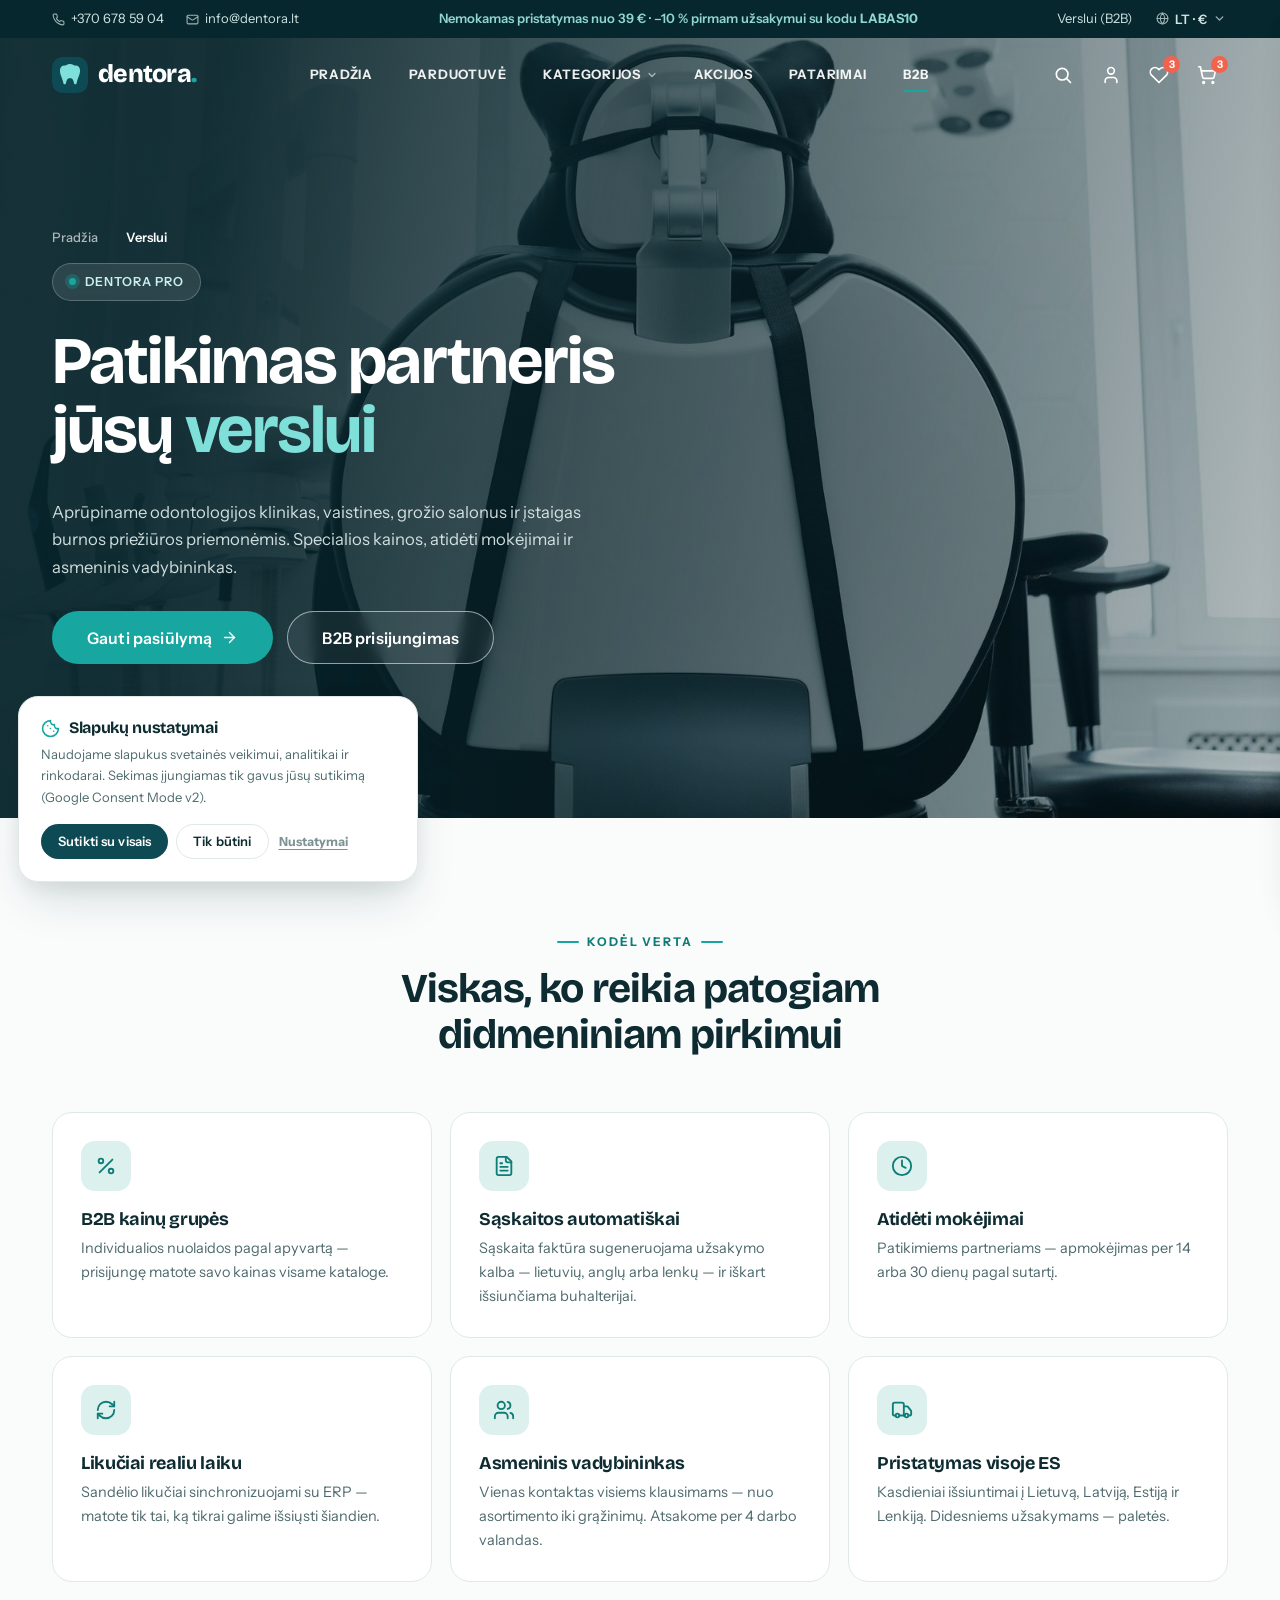
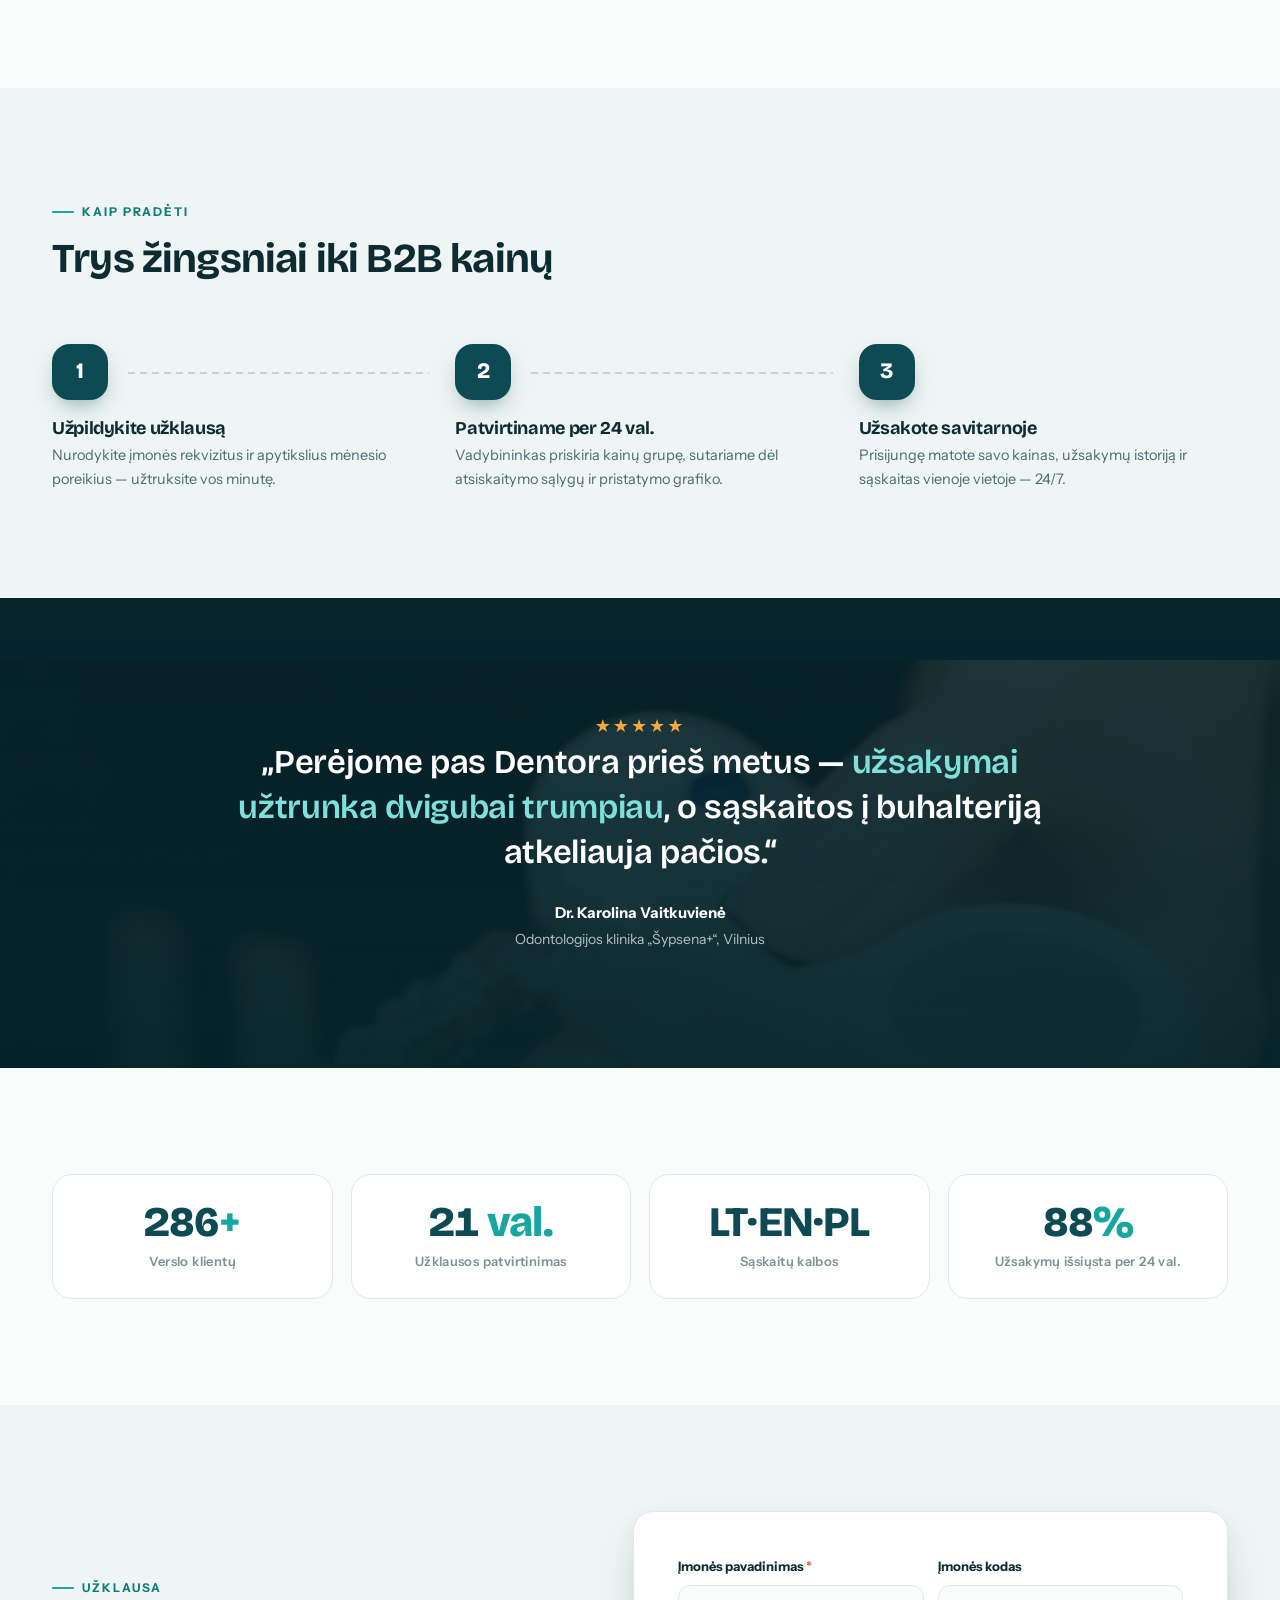
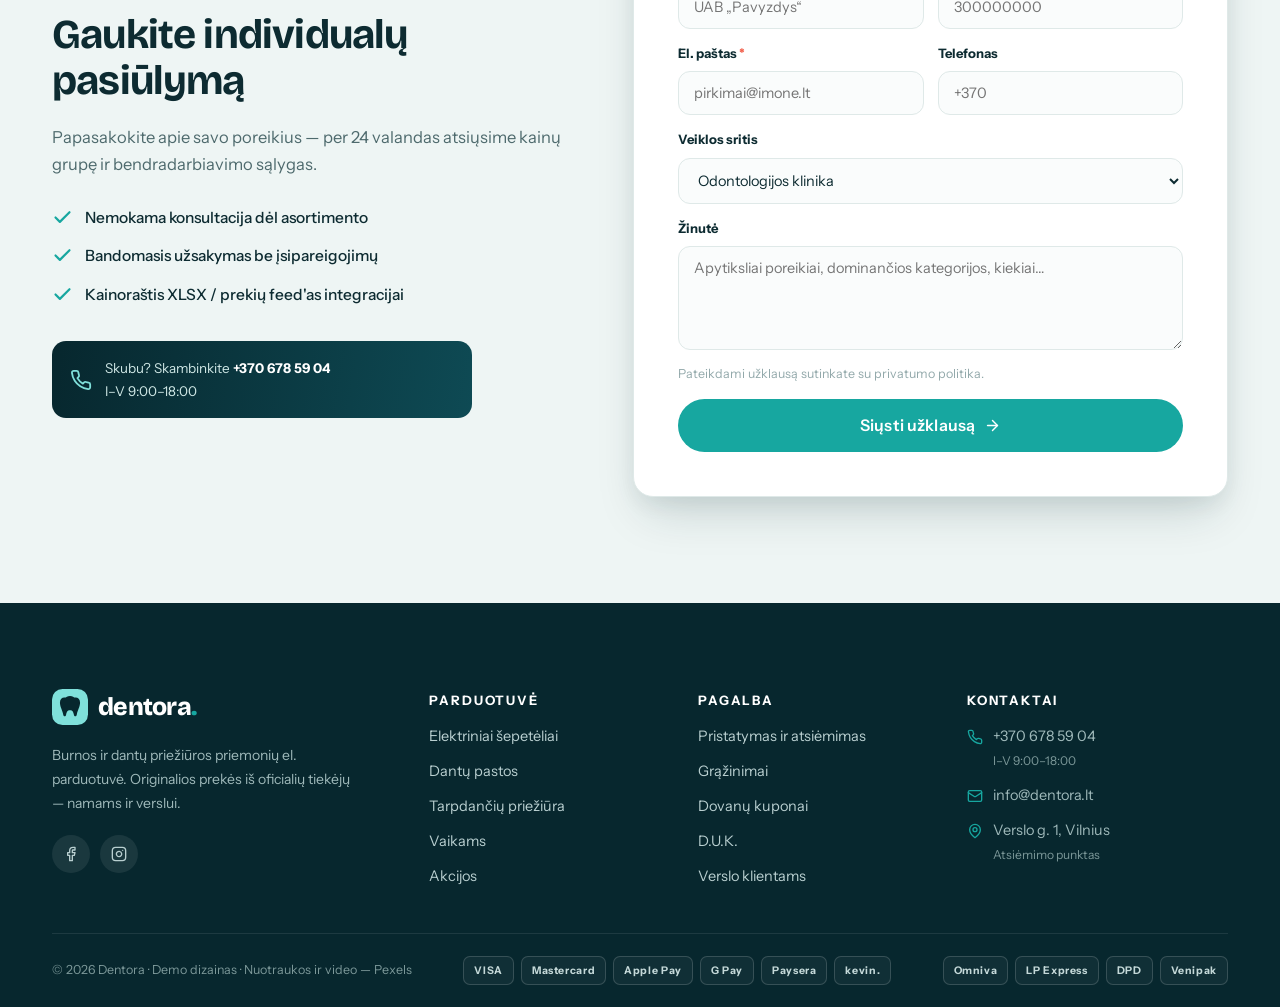
<file: b2b.html>
<!doctype html>
<html lang="lt">
<head>
<meta charset="utf-8">
<meta name="viewport" content="width=device-width, initial-scale=1, viewport-fit=cover">
<title>Dentora verslui — B2B</title>
<meta name="description" content="Demo dizainas: B2B puslapis — kainų grupės verslo klientams, automatinės sąskaitos LT/EN/PL, asmeninis vadybininkas.">
<link rel="icon" href="data:image/svg+xml,%3Csvg xmlns='http://www.w3.org/2000/svg' viewBox='0 0 24 24'%3E%3Crect width='24' height='24' rx='6' fill='%230E4A54'/%3E%3Cpath d='M12 4.6c-1.9 0-2.3 1.1-3.8 1.1S5.3 6.8 5.3 9c0 3 1.5 4.5 2.2 8.2.3 1.3 1.6 1.4 1.9 0 .4-1.8.7-3 2.6-3s2.2 1.2 2.6 3c.3 1.4 1.6 1.3 1.9 0C17.2 13.5 18.7 12 18.7 9c0-2.2-1.4-3.3-2.9-3.3S13.9 4.6 12 4.6z' fill='%237FE0DA'/%3E%3C/svg%3E">
<link rel="preconnect" href="https://fonts.googleapis.com">
<link rel="preconnect" href="https://fonts.gstatic.com" crossorigin>
<link href="https://fonts.googleapis.com/css2?family=Bricolage+Grotesque:opsz,wght@12..96,500..800&family=Instrument+Sans:ital,wght@0,400..700;1,400&display=swap" rel="stylesheet">
<link rel="stylesheet" href="assets/css/style.css">
</head>
<body>

<svg xmlns="http://www.w3.org/2000/svg" style="display:none" aria-hidden="true">
  <defs>
    <symbol id="i-search" viewBox="0 0 24 24" fill="none" stroke="currentColor" stroke-width="2" stroke-linecap="round" stroke-linejoin="round"><circle cx="11" cy="11" r="7"/><path d="m21 21-4.3-4.3"/></symbol>
    <symbol id="i-heart" viewBox="0 0 24 24" fill="none" stroke="currentColor" stroke-width="2" stroke-linecap="round" stroke-linejoin="round"><path d="M20.8 4.6a5.5 5.5 0 0 0-7.8 0L12 5.6l-1-1a5.5 5.5 0 0 0-7.8 7.8l1 1L12 21l7.8-7.6 1-1a5.5 5.5 0 0 0 0-7.8z"/></symbol>
    <symbol id="i-cart" viewBox="0 0 24 24" fill="none" stroke="currentColor" stroke-width="2" stroke-linecap="round" stroke-linejoin="round"><circle cx="8" cy="21" r="1"/><circle cx="19" cy="21" r="1"/><path d="M2.05 2.05h2l2.66 12.42a2 2 0 0 0 2 1.58h9.78a2 2 0 0 0 1.95-1.57l1.65-7.43H5.12"/></symbol>
    <symbol id="i-user" viewBox="0 0 24 24" fill="none" stroke="currentColor" stroke-width="2" stroke-linecap="round" stroke-linejoin="round"><path d="M19 21v-2a4 4 0 0 0-4-4H9a4 4 0 0 0-4 4v2"/><circle cx="12" cy="7" r="4"/></symbol>
    <symbol id="i-menu" viewBox="0 0 24 24" fill="none" stroke="currentColor" stroke-width="2" stroke-linecap="round"><path d="M4 6h16M4 12h16M4 18h16"/></symbol>
    <symbol id="i-x" viewBox="0 0 24 24" fill="none" stroke="currentColor" stroke-width="2" stroke-linecap="round"><path d="M18 6 6 18M6 6l12 12"/></symbol>
    <symbol id="i-chev" viewBox="0 0 24 24" fill="none" stroke="currentColor" stroke-width="2.5" stroke-linecap="round" stroke-linejoin="round"><path d="m6 9 6 6 6-6"/></symbol>
    <symbol id="i-arrow" viewBox="0 0 24 24" fill="none" stroke="currentColor" stroke-width="2" stroke-linecap="round" stroke-linejoin="round"><path d="M5 12h14"/><path d="m12 5 7 7-7 7"/></symbol>
    <symbol id="i-check" viewBox="0 0 24 24" fill="none" stroke="currentColor" stroke-width="2.5" stroke-linecap="round" stroke-linejoin="round"><path d="M20 6 9 17l-5-5"/></symbol>
    <symbol id="i-truck" viewBox="0 0 24 24" fill="none" stroke="currentColor" stroke-width="2" stroke-linecap="round" stroke-linejoin="round"><path d="M14 18V6a2 2 0 0 0-2-2H4a2 2 0 0 0-2 2v11a1 1 0 0 0 1 1h2"/><path d="M15 18H9"/><path d="M19 18h2a1 1 0 0 0 1-1v-3.65a1 1 0 0 0-.22-.62l-3.48-4.35A1 1 0 0 0 17.52 8H14"/><circle cx="17" cy="18" r="2"/><circle cx="7" cy="18" r="2"/></symbol>
    <symbol id="i-shield" viewBox="0 0 24 24" fill="none" stroke="currentColor" stroke-width="2" stroke-linecap="round" stroke-linejoin="round"><path d="M20 13c0 5-3.5 7.5-7.66 8.95a1 1 0 0 1-.67-.01C7.5 20.5 4 18 4 13V6a1 1 0 0 1 1-1c2 0 4.5-1.2 6.24-2.72a1.17 1.17 0 0 1 1.52 0C14.51 3.81 17 5 19 5a1 1 0 0 1 1 1z"/><path d="m9 12 2 2 4-4"/></symbol>
    <symbol id="i-briefcase" viewBox="0 0 24 24" fill="none" stroke="currentColor" stroke-width="2" stroke-linecap="round" stroke-linejoin="round"><path d="M16 20V4a2 2 0 0 0-2-2h-4a2 2 0 0 0-2 2v16"/><rect width="20" height="14" x="2" y="6" rx="2"/></symbol>
    <symbol id="i-phone" viewBox="0 0 24 24" fill="none" stroke="currentColor" stroke-width="2" stroke-linecap="round" stroke-linejoin="round"><path d="M22 16.92v3a2 2 0 0 1-2.18 2 19.79 19.79 0 0 1-8.63-3.07 19.5 19.5 0 0 1-6-6 19.79 19.79 0 0 1-3.07-8.67A2 2 0 0 1 4.11 2h3a2 2 0 0 1 2 1.72 12.84 12.84 0 0 0 .7 2.81 2 2 0 0 1-.45 2.11L8.09 9.91a16 16 0 0 0 6 6l1.27-1.27a2 2 0 0 1 2.11-.45 12.84 12.84 0 0 0 2.81.7A2 2 0 0 1 22 16.92z"/></symbol>
    <symbol id="i-mail" viewBox="0 0 24 24" fill="none" stroke="currentColor" stroke-width="2" stroke-linecap="round" stroke-linejoin="round"><rect width="20" height="16" x="2" y="4" rx="2"/><path d="m22 7-8.97 5.7a1.94 1.94 0 0 1-2.06 0L2 7"/></symbol>
    <symbol id="i-pin" viewBox="0 0 24 24" fill="none" stroke="currentColor" stroke-width="2" stroke-linecap="round" stroke-linejoin="round"><path d="M20 10c0 6-8 12-8 12s-8-6-8-12a8 8 0 0 1 16 0Z"/><circle cx="12" cy="10" r="3"/></symbol>
    <symbol id="i-globe" viewBox="0 0 24 24" fill="none" stroke="currentColor" stroke-width="2" stroke-linecap="round" stroke-linejoin="round"><circle cx="12" cy="12" r="10"/><path d="M12 2a14.5 14.5 0 0 0 0 20 14.5 14.5 0 0 0 0-20"/><path d="M2 12h20"/></symbol>
    <symbol id="i-cookie" viewBox="0 0 24 24" fill="none" stroke="currentColor" stroke-width="2" stroke-linecap="round" stroke-linejoin="round"><path d="M12 2a10 10 0 1 0 10 10 4 4 0 0 1-5-5 4 4 0 0 1-5-5"/><path d="M8.5 8.5v.01"/><path d="M16 15.5v.01"/><path d="M12 12v.01"/></symbol>
    <symbol id="i-bolt" viewBox="0 0 24 24" fill="none" stroke="currentColor" stroke-width="2" stroke-linecap="round" stroke-linejoin="round"><path d="M13 2 3 14h9l-1 8 10-12h-9l1-8z"/></symbol>
    <symbol id="i-doc" viewBox="0 0 24 24" fill="none" stroke="currentColor" stroke-width="2" stroke-linecap="round" stroke-linejoin="round"><path d="M15 2H6a2 2 0 0 0-2 2v16a2 2 0 0 0 2 2h12a2 2 0 0 0 2-2V7Z"/><path d="M14 2v4a2 2 0 0 0 2 2h4"/><path d="M10 9H8"/><path d="M16 13H8"/><path d="M16 17H8"/></symbol>
    <symbol id="i-users" viewBox="0 0 24 24" fill="none" stroke="currentColor" stroke-width="2" stroke-linecap="round" stroke-linejoin="round"><path d="M16 21v-2a4 4 0 0 0-4-4H6a4 4 0 0 0-4 4v2"/><circle cx="9" cy="7" r="4"/><path d="M22 21v-2a4 4 0 0 0-3-3.87"/><path d="M16 3.13a4 4 0 0 1 0 7.75"/></symbol>
    <symbol id="i-sync" viewBox="0 0 24 24" fill="none" stroke="currentColor" stroke-width="2" stroke-linecap="round" stroke-linejoin="round"><path d="M3 12a9 9 0 0 1 9-9 9.75 9.75 0 0 1 6.74 2.74L21 8"/><path d="M21 3v5h-5"/><path d="M21 12a9 9 0 0 1-9 9 9.75 9.75 0 0 1-6.74-2.74L3 16"/><path d="M8 16H3v5"/></symbol>
    <symbol id="i-percent" viewBox="0 0 24 24" fill="none" stroke="currentColor" stroke-width="2" stroke-linecap="round" stroke-linejoin="round"><path d="M19 5 5 19"/><circle cx="6.5" cy="6.5" r="2.5"/><circle cx="17.5" cy="17.5" r="2.5"/></symbol>
    <symbol id="i-clock" viewBox="0 0 24 24" fill="none" stroke="currentColor" stroke-width="2" stroke-linecap="round" stroke-linejoin="round"><circle cx="12" cy="12" r="10"/><path d="M12 6v6l4 2"/></symbol>
    <symbol id="i-fb" viewBox="0 0 24 24" fill="none" stroke="currentColor" stroke-width="2" stroke-linecap="round" stroke-linejoin="round"><path d="M18 2h-3a5 5 0 0 0-5 5v3H7v4h3v8h4v-8h3l1-4h-4V7a1 1 0 0 1 1-1h3z"/></symbol>
    <symbol id="i-ig" viewBox="0 0 24 24" fill="none" stroke="currentColor" stroke-width="2" stroke-linecap="round" stroke-linejoin="round"><rect width="20" height="20" x="2" y="2" rx="5"/><path d="M16 11.37A4 4 0 1 1 12.63 8 4 4 0 0 1 16 11.37z"/><path d="M17.5 6.5h.01"/></symbol>
  </defs>
</svg>

<!-- ===== ANTRAŠTĖ ===== -->
<header class="site-header site-header--overlay" id="siteHeader">
  <div class="topbar">
    <div class="container topbar__inner">
      <div class="topbar__group">
        <a href="#" data-demo><svg><use href="#i-phone"/></svg><span>+370 678 59 04</span></a>
        <a href="#" data-demo class="topbar__hide-m"><svg><use href="#i-mail"/></svg><span>info@dentora.lt</span></a>
      </div>
      <div class="topbar__promo topbar__hide-m">Nemokamas pristatymas nuo 39 € · –10 % pirmam užsakymui su kodu <b>LABAS10</b></div>
      <div class="topbar__group">
        <a href="b2b.html" class="topbar__hide-m">Verslui (B2B)</a>
        <div class="lang" data-lang>
          <button class="lang__btn" type="button" aria-haspopup="true"><svg width="13" height="13"><use href="#i-globe"/></svg>LT · €<svg width="11" height="11"><use href="#i-chev"/></svg></button>
          <div class="lang__menu">
            <button type="button" class="is-active">🇱🇹 Lietuvių</button>
            <button type="button" data-lang-demo>🇬🇧 English</button>
            <button type="button" data-lang-demo>🇵🇱 Polski</button>
          </div>
        </div>
      </div>
    </div>
  </div>
  <div class="header-main">
    <div class="container header-inner">
      <a class="logo" href="./" aria-label="Dentora — pradžia">
        <svg class="logo__mark" viewBox="0 0 24 24" aria-hidden="true"><rect width="24" height="24" rx="7" fill="#0E4A54"/><path d="M12 4.6c-1.9 0-2.3 1.1-3.8 1.1S5.3 6.8 5.3 9c0 3 1.5 4.5 2.2 8.2.3 1.3 1.6 1.4 1.9 0 .4-1.8.7-3 2.6-3s2.2 1.2 2.6 3c.3 1.4 1.6 1.3 1.9 0C17.2 13.5 18.7 12 18.7 9c0-2.2-1.4-3.3-2.9-3.3S13.9 4.6 12 4.6z" fill="#7FE0DA"/></svg>
        <span>dentora<i>.</i></span>
      </a>
      <nav class="nav" aria-label="Pagrindinis meniu">
        <a class="nav__link" href="./">Pradžia</a>
        <a class="nav__link" href="parduotuve.html">Parduotuvė</a>
        <div class="nav__item">
          <a class="nav__link" href="parduotuve.html">Kategorijos <svg><use href="#i-chev"/></svg></a>
          <div class="nav__sub">
            <a href="parduotuve.html?cat=elektriniai">Elektriniai šepetėliai <small>48</small></a>
            <a href="parduotuve.html?cat=pastos">Dantų pastos <small>156</small></a>
            <a href="parduotuve.html?cat=tarpdanciu">Tarpdančių priežiūra <small>67</small></a>
            <a href="parduotuve.html?cat=skalavimo">Skalavimo skysčiai <small>38</small></a>
            <a href="parduotuve.html?cat=balinimas">Balinimas <small>31</small></a>
            <a href="parduotuve.html?cat=vaikams">Vaikams <small>52</small></a>
            <a href="parduotuve.html" class="nav__sub-all">Visos kategorijos <svg width="14" height="14"><use href="#i-arrow"/></svg></a>
          </div>
        </div>
        <a class="nav__link" href="parduotuve.html?f=akcija">Akcijos</a>
        <a class="nav__link" href="#" data-demo>Patarimai</a>
        <a class="nav__link is-active" href="b2b.html">B2B</a>
      </nav>
      <div class="header-actions">
        <button class="icon-btn" type="button" data-open="search" aria-label="Paieška"><svg><use href="#i-search"/></svg></button>
        <button class="icon-btn" type="button" data-demo aria-label="Paskyra"><svg><use href="#i-user"/></svg></button>
        <button class="icon-btn" type="button" data-count="3" data-wish-count data-demo aria-label="Mėgstamos prekės"><svg><use href="#i-heart"/></svg></button>
        <button class="icon-btn" type="button" data-count="3" data-cart-count data-open="cart" aria-label="Krepšelis"><svg><use href="#i-cart"/></svg></button>
        <button class="icon-btn burger" type="button" data-open="nav" aria-label="Meniu"><svg><use href="#i-menu"/></svg></button>
      </div>
    </div>
  </div>
</header>

<main>

<!-- ===== PUSLAPIO HERO ===== -->
<section class="page-hero">
  <div class="page-hero__bg" data-parallax data-speed="0.18">
    <img src="assets/img/4269265.jpg" alt="">
  </div>
  <div class="container">
    <nav class="crumbs" aria-label="Naršymo kelias">
      <a href="./">Pradžia</a><svg><use href="#i-chev" transform="rotate(-90 12 12)"/></svg><span class="current">Verslui</span>
    </nav>
    <span class="hero__eyebrow"><span class="dot"></span>Dentora Pro</span>
    <h1>Patikimas partneris jūsų <em style="font-style:normal;color:#7FE0DA">verslui</em></h1>
    <p>Aprūpiname odontologijos klinikas, vaistines, grožio salonus ir įstaigas burnos priežiūros priemonėmis. Specialios kainos, atidėti mokėjimai ir asmeninis vadybininkas.</p>
    <div class="hero__cta" style="margin-top:30px">
      <a class="btn btn--accent btn--lg" href="#b2b-forma">Gauti pasiūlymą <svg><use href="#i-arrow"/></svg></a>
      <a class="btn btn--ghost btn--lg" href="#" data-demo>B2B prisijungimas</a>
    </div>
  </div>
</section>

<!-- ===== NAUDOS ===== -->
<section class="section">
  <div class="container">
    <div class="section-head section-head--center reveal">
      <span class="eyebrow">Kodėl verta</span>
      <h2>Viskas, ko reikia patogiam didmeniniam pirkimui</h2>
    </div>
    <div class="benefit-grid">
      <div class="benefit-card reveal">
        <div class="usp__icon"><svg><use href="#i-percent"/></svg></div>
        <h3>B2B kainų grupės</h3>
        <p>Individualios nuolaidos pagal apyvartą — prisijungę matote savo kainas visame kataloge.</p>
      </div>
      <div class="benefit-card reveal" data-delay="1">
        <div class="usp__icon"><svg><use href="#i-doc"/></svg></div>
        <h3>Sąskaitos automatiškai</h3>
        <p>Sąskaita faktūra sugeneruojama užsakymo kalba — lietuvių, anglų arba lenkų — ir iškart išsiunčiama buhalterijai.</p>
      </div>
      <div class="benefit-card reveal" data-delay="2">
        <div class="usp__icon"><svg><use href="#i-clock"/></svg></div>
        <h3>Atidėti mokėjimai</h3>
        <p>Patikimiems partneriams — apmokėjimas per 14 arba 30 dienų pagal sutartį.</p>
      </div>
      <div class="benefit-card reveal">
        <div class="usp__icon"><svg><use href="#i-sync"/></svg></div>
        <h3>Likučiai realiu laiku</h3>
        <p>Sandėlio likučiai sinchronizuojami su ERP — matote tik tai, ką tikrai galime išsiųsti šiandien.</p>
      </div>
      <div class="benefit-card reveal" data-delay="1">
        <div class="usp__icon"><svg><use href="#i-users"/></svg></div>
        <h3>Asmeninis vadybininkas</h3>
        <p>Vienas kontaktas visiems klausimams — nuo asortimento iki grąžinimų. Atsakome per 4 darbo valandas.</p>
      </div>
      <div class="benefit-card reveal" data-delay="2">
        <div class="usp__icon"><svg><use href="#i-truck"/></svg></div>
        <h3>Pristatymas visoje ES</h3>
        <p>Kasdieniai išsiuntimai į Lietuvą, Latviją, Estiją ir Lenkiją. Didesniems užsakymams — paletės.</p>
      </div>
    </div>
  </div>
</section>

<!-- ===== ŽINGSNIAI ===== -->
<section class="section section--soft">
  <div class="container">
    <div class="section-head reveal">
      <span class="eyebrow">Kaip pradėti</span>
      <h2>Trys žingsniai iki B2B kainų</h2>
    </div>
    <div class="steps">
      <div class="step reveal">
        <div class="step__num">1</div>
        <h3>Užpildykite užklausą</h3>
        <p>Nurodykite įmonės rekvizitus ir apytikslius mėnesio poreikius — užtruksite vos minutę.</p>
      </div>
      <div class="step reveal" data-delay="1">
        <div class="step__num">2</div>
        <h3>Patvirtiname per 24 val.</h3>
        <p>Vadybininkas priskiria kainų grupę, sutariame dėl atsiskaitymo sąlygų ir pristatymo grafiko.</p>
      </div>
      <div class="step reveal" data-delay="2">
        <div class="step__num">3</div>
        <h3>Užsakote savitarnoje</h3>
        <p>Prisijungę matote savo kainas, užsakymų istoriją ir sąskaitas vienoje vietoje — 24/7.</p>
      </div>
    </div>
  </div>
</section>

<!-- ===== CITATA (parallax) ===== -->
<section class="quote-band">
  <div class="quote-band__bg" data-parallax data-speed="0.16">
    <img src="assets/img/3958092.jpg" alt="">
  </div>
  <div class="container">
    <div class="quote-band__inner">
      <span class="stars reveal" style="--r:100%;font-size:18px">★★★★★</span>
      <blockquote class="reveal" data-delay="1">„Perėjome pas Dentora prieš metus — <em>užsakymai užtrunka dvigubai trumpiau</em>, o sąskaitos į buhalteriją atkeliauja pačios.“</blockquote>
      <cite class="reveal" data-delay="2"><b>Dr. Karolina Vaitkuvienė</b>Odontologijos klinika „Šypsena+“, Vilnius</cite>
    </div>
  </div>
</section>

<!-- ===== SKAIČIAI ===== -->
<section class="section">
  <div class="container">
    <div class="stats" style="margin-top:0">
      <div class="stat reveal"><div class="stat__num"><span data-count="320">0</span><i>+</i></div><small>Verslo klientų</small></div>
      <div class="stat reveal" data-delay="1"><div class="stat__num"><span data-count="24">0</span><i> val.</i></div><small>Užklausos patvirtinimas</small></div>
      <div class="stat reveal" data-delay="2"><div class="stat__num">LT·EN·PL</div><small>Sąskaitų kalbos</small></div>
      <div class="stat reveal" data-delay="3"><div class="stat__num"><span data-count="98">0</span><i>%</i></div><small>Užsakymų išsiųsta per 24 val.</small></div>
    </div>
  </div>
</section>

<!-- ===== UŽKLAUSOS FORMA ===== -->
<section class="section section--soft" id="b2b-forma" style="scroll-margin-top:120px">
  <div class="container">
    <div class="lead-grid">
      <div class="reveal">
        <span class="eyebrow">Užklausa</span>
        <h2>Gaukite individualų pasiūlymą</h2>
        <p>Papasakokite apie savo poreikius — per 24 valandas atsiųsime kainų grupę ir bendradarbiavimo sąlygas.</p>
        <ul class="checklist">
          <li><svg><use href="#i-check"/></svg><span>Nemokama konsultacija dėl asortimento</span></li>
          <li><svg><use href="#i-check"/></svg><span>Bandomasis užsakymas be įsipareigojimų</span></li>
          <li><svg><use href="#i-check"/></svg><span>Kainoraštis XLSX / prekių feed'as integracijai</span></li>
        </ul>
        <div class="b2b-note" style="max-width:420px">
          <svg><use href="#i-phone"/></svg>
          <span>Skubu? Skambinkite <b>+370 678 59 04</b><br>I–V 9:00–18:00</span>
        </div>
      </div>
      <div class="lead-card reveal" data-delay="1">
        <form data-form="lead" novalidate>
          <div class="form-grid">
            <div class="field"><label for="f-imone">Įmonės pavadinimas <i>*</i></label><input id="f-imone" type="text" placeholder="UAB „Pavyzdys“" required></div>
            <div class="field"><label for="f-kodas">Įmonės kodas</label><input id="f-kodas" type="text" placeholder="300000000"></div>
            <div class="field"><label for="f-pastas">El. paštas <i>*</i></label><input id="f-pastas" type="email" placeholder="pirkimai@imone.lt" required></div>
            <div class="field"><label for="f-tel">Telefonas</label><input id="f-tel" type="tel" placeholder="+370"></div>
            <div class="field field--full"><label for="f-tipas">Veiklos sritis</label>
              <select id="f-tipas">
                <option>Odontologijos klinika</option>
                <option>Vaistinė</option>
                <option>Grožio salonas / SPA</option>
                <option>Prekyba / perpardavimas</option>
                <option>Kita</option>
              </select>
            </div>
            <div class="field field--full"><label for="f-msg">Žinutė</label><textarea id="f-msg" placeholder="Apytiksliai poreikiai, dominančios kategorijos, kiekiai…"></textarea></div>
          </div>
          <p class="form-note" style="margin:14px 0">Pateikdami užklausą sutinkate su privatumo politika.</p>
          <button class="btn btn--accent btn--lg btn--block" type="submit">Siųsti užklausą <svg><use href="#i-arrow"/></svg></button>
        </form>
        <div class="form-success" hidden style="background:var(--aqua-mist);border-color:var(--aqua);color:var(--ink)">
          <svg style="color:var(--aqua-ink)"><use href="#i-check"/></svg>
          <div><b>Užklausa gauta!</b><br>Vadybininkas susisieks per 24 darbo valandas. (Demo — užklausa niekur nesiunčiama.)</div>
        </div>
      </div>
    </div>
  </div>
</section>

</main>

<!-- ===== FOOTER ===== -->
<footer class="footer">
  <div class="container">
    <div class="footer__grid">
      <div class="footer__about">
        <a class="logo" href="./"><svg class="logo__mark" viewBox="0 0 24 24" aria-hidden="true"><rect width="24" height="24" rx="7" fill="#7FE0DA"/><path d="M12 4.6c-1.9 0-2.3 1.1-3.8 1.1S5.3 6.8 5.3 9c0 3 1.5 4.5 2.2 8.2.3 1.3 1.6 1.4 1.9 0 .4-1.8.7-3 2.6-3s2.2 1.2 2.6 3c.3 1.4 1.6 1.3 1.9 0C17.2 13.5 18.7 12 18.7 9c0-2.2-1.4-3.3-2.9-3.3S13.9 4.6 12 4.6z" fill="#07272E"/></svg><span>dentora<i>.</i></span></a>
        <p>Burnos ir dantų priežiūros priemonių el. parduotuvė. Originalios prekės iš oficialių tiekėjų — namams ir verslui.</p>
        <div class="socials">
          <a href="#" data-demo aria-label="Facebook"><svg><use href="#i-fb"/></svg></a>
          <a href="#" data-demo aria-label="Instagram"><svg><use href="#i-ig"/></svg></a>
        </div>
      </div>
      <div>
        <h4>Parduotuvė</h4>
        <ul>
          <li><a href="parduotuve.html?cat=elektriniai">Elektriniai šepetėliai</a></li>
          <li><a href="parduotuve.html?cat=pastos">Dantų pastos</a></li>
          <li><a href="parduotuve.html?cat=tarpdanciu">Tarpdančių priežiūra</a></li>
          <li><a href="parduotuve.html?cat=vaikams">Vaikams</a></li>
          <li><a href="parduotuve.html?f=akcija">Akcijos</a></li>
        </ul>
      </div>
      <div>
        <h4>Pagalba</h4>
        <ul>
          <li><a href="#" data-demo>Pristatymas ir atsiėmimas</a></li>
          <li><a href="#" data-demo>Grąžinimai</a></li>
          <li><a href="#" data-demo>Dovanų kuponai</a></li>
          <li><a href="#" data-demo>D.U.K.</a></li>
          <li><a href="b2b.html">Verslo klientams</a></li>
        </ul>
      </div>
      <div>
        <h4>Kontaktai</h4>
        <ul class="footer__contact">
          <li><svg><use href="#i-phone"/></svg><span>+370 678 59 04<br><small style="color:#7C9899">I–V 9:00–18:00</small></span></li>
          <li><svg><use href="#i-mail"/></svg><span>info@dentora.lt</span></li>
          <li><svg><use href="#i-pin"/></svg><span>Verslo g. 1, Vilnius<br><small style="color:#7C9899">Atsiėmimo punktas</small></span></li>
        </ul>
      </div>
    </div>
    <div class="footer__bottom">
      <span>© 2026 Dentora · Demo dizainas · Nuotraukos ir video — Pexels</span>
      <div class="badge-row">
        <span class="pill-badge">VISA</span><span class="pill-badge">Mastercard</span><span class="pill-badge">Apple Pay</span><span class="pill-badge">G Pay</span><span class="pill-badge">Paysera</span><span class="pill-badge">kevin.</span>
      </div>
      <div class="badge-row">
        <span class="pill-badge">Omniva</span><span class="pill-badge">LP Express</span><span class="pill-badge">DPD</span><span class="pill-badge">Venipak</span>
      </div>
    </div>
  </div>
</footer>

<!-- ===== OVERLAY'AI ===== -->
<div class="backdrop" data-backdrop></div>

<div class="search-overlay" data-panel="search" role="dialog" aria-label="Paieška">
  <div class="search-box">
    <form data-form="search">
      <svg width="19" height="19" style="color:#93A9AB"><use href="#i-search"/></svg>
      <input type="search" placeholder="Ieškoti prekių, kategorijų, prekės ženklų…" aria-label="Paieška" id="search-input">
      <button class="btn btn--primary btn--sm" type="submit">Ieškoti</button>
    </form>
    <div class="search-box__meta">Populiariausios užklausos:</div>
    <div class="search-box__tags">
      <button type="button" data-search-tag>elektrinis šepetėlis</button>
      <button type="button" data-search-tag>curaprox</button>
      <button type="button" data-search-tag>balinimo juostelės</button>
      <button type="button" data-search-tag>irigatorius</button>
      <button type="button" data-search-tag>pasta be fluoro</button>
    </div>
    <div class="search-box__note"><svg><use href="#i-bolt"/></svg>Gyvoje svetainėje rezultatai rodomi realiu laiku (AJAX paieška su prekių kortelėmis).</div>
  </div>
</div>

<aside class="minicart" data-panel="cart" role="dialog" aria-label="Krepšelis">
  <div class="minicart__head">
    <h3>Krepšelis <span class="muted" data-cart-qty>(3)</span></h3>
    <button class="icon-btn" type="button" data-close aria-label="Uždaryti"><svg><use href="#i-x"/></svg></button>
  </div>
  <div class="freeship">
    <span data-freeship-label>Iki <strong>nemokamo pristatymo</strong> liko <strong data-freeship-left>19,70 €</strong></span>
    <div class="freeship__bar"><div class="freeship__fill" data-freeship-fill></div></div>
  </div>
  <div class="minicart__items" data-cart-items>
    <div class="cart-item" data-price="8.50">
      <img src="assets/img/216729.jpg" alt="">
      <div class="cart-item__body">
        <p class="cart-item__title">Curaprox Be You balinamoji pasta</p>
        <p class="cart-item__meta">90 ml · Persikų skonio</p>
        <div class="cart-item__row">
          <span class="qty"><button type="button" data-qty="-1" aria-label="Mažiau">−</button><input type="text" value="1" inputmode="numeric" aria-label="Kiekis"><button type="button" data-qty="1" aria-label="Daugiau">+</button></span>
          <span class="cart-item__price">8,50 €</span>
          <button class="cart-item__remove" type="button" aria-label="Pašalinti"><svg><use href="#i-x"/></svg></button>
        </div>
      </div>
    </div>
    <div class="cart-item" data-price="5.40">
      <img src="assets/img/5938281.jpg" alt="">
      <div class="cart-item__body">
        <p class="cart-item__title">TePe tarpdančių šepetėlių rinkinys</p>
        <p class="cart-item__meta">8 vnt. · Mišrūs dydžiai</p>
        <div class="cart-item__row">
          <span class="qty"><button type="button" data-qty="-1" aria-label="Mažiau">−</button><input type="text" value="2" inputmode="numeric" aria-label="Kiekis"><button type="button" data-qty="1" aria-label="Daugiau">+</button></span>
          <span class="cart-item__price">10,80 €</span>
          <button class="cart-item__remove" type="button" aria-label="Pašalinti"><svg><use href="#i-x"/></svg></button>
        </div>
      </div>
    </div>
  </div>
  <div class="minicart__foot">
    <div class="minicart__total"><span>Tarpinė suma</span><span data-cart-total>19,30 €</span></div>
    <button class="btn btn--accent btn--block" type="button" data-demo>Apmokėti</button>
    <button class="btn btn--outline btn--block" type="button" data-close>Tęsti apsipirkimą</button>
    <p class="minicart__note">Demo krepšelis — pristatymo kaina apskaičiuojama apmokėjimo žingsnyje.</p>
  </div>
</aside>

<nav class="mobile-nav" data-panel="nav" aria-label="Mobilus meniu">
  <div class="mobile-nav__head">
    <span class="logo" style="font-size:21px"><svg class="logo__mark" style="width:30px;height:30px" viewBox="0 0 24 24" aria-hidden="true"><rect width="24" height="24" rx="7" fill="#0E4A54"/><path d="M12 4.6c-1.9 0-2.3 1.1-3.8 1.1S5.3 6.8 5.3 9c0 3 1.5 4.5 2.2 8.2.3 1.3 1.6 1.4 1.9 0 .4-1.8.7-3 2.6-3s2.2 1.2 2.6 3c.3 1.4 1.6 1.3 1.9 0C17.2 13.5 18.7 12 18.7 9c0-2.2-1.4-3.3-2.9-3.3S13.9 4.6 12 4.6z" fill="#7FE0DA"/></svg><span>dentora<i>.</i></span></span>
    <button class="icon-btn" type="button" data-close aria-label="Uždaryti"><svg><use href="#i-x"/></svg></button>
  </div>
  <a href="./">Pradžia</a>
  <a href="parduotuve.html">Parduotuvė</a>
  <a href="parduotuve.html?cat=elektriniai">Elektriniai šepetėliai <small>48</small></a>
  <a href="parduotuve.html?cat=pastos">Dantų pastos <small>156</small></a>
  <a href="parduotuve.html?cat=vaikams">Vaikams <small>52</small></a>
  <a href="parduotuve.html?f=akcija">Akcijos</a>
  <a href="b2b.html">Verslui (B2B)</a>
  <a class="btn btn--primary" href="parduotuve.html">Apžiūrėti parduotuvę</a>
</nav>

<div class="cookiebar" data-cookiebar>
  <div data-cookie-view="main">
    <h4><svg><use href="#i-cookie"/></svg>Slapukų nustatymai</h4>
    <p>Naudojame slapukus svetainės veikimui, analitikai ir rinkodarai. Sekimas įjungiamas tik gavus jūsų sutikimą (Google Consent Mode v2).</p>
    <div class="cookiebar__btns">
      <button class="btn btn--primary" type="button" data-cookie="all">Sutikti su visais</button>
      <button class="btn btn--outline" type="button" data-cookie="necessary">Tik būtini</button>
      <button class="cookiebar__settings" type="button" data-cookie-settings>Nustatymai</button>
    </div>
  </div>
  <div data-cookie-view="settings" hidden>
    <h4><svg><use href="#i-cookie"/></svg>Pasirinkite slapukus</h4>
    <div class="cookie-toggles">
      <div class="cookie-toggle"><div><b>Būtini</b><small>Svetainės veikimui — visada aktyvūs</small></div><label class="switch"><input type="checkbox" checked disabled><i></i></label></div>
      <div class="cookie-toggle"><div><b>Analitiniai</b><small>Google Analytics 4</small></div><label class="switch"><input type="checkbox" id="ck-analytics"><i></i></label></div>
      <div class="cookie-toggle"><div><b>Rinkodaros</b><small>Meta Pixel, Google Ads</small></div><label class="switch"><input type="checkbox" id="ck-marketing"><i></i></label></div>
    </div>
    <div class="cookiebar__btns">
      <button class="btn btn--primary" type="button" data-cookie="custom">Išsaugoti pasirinkimą</button>
    </div>
  </div>
</div>

<div class="toast-stack" data-toasts aria-live="polite"></div>

<script src="assets/js/main.js"></script>
</body>
</html>
</file>
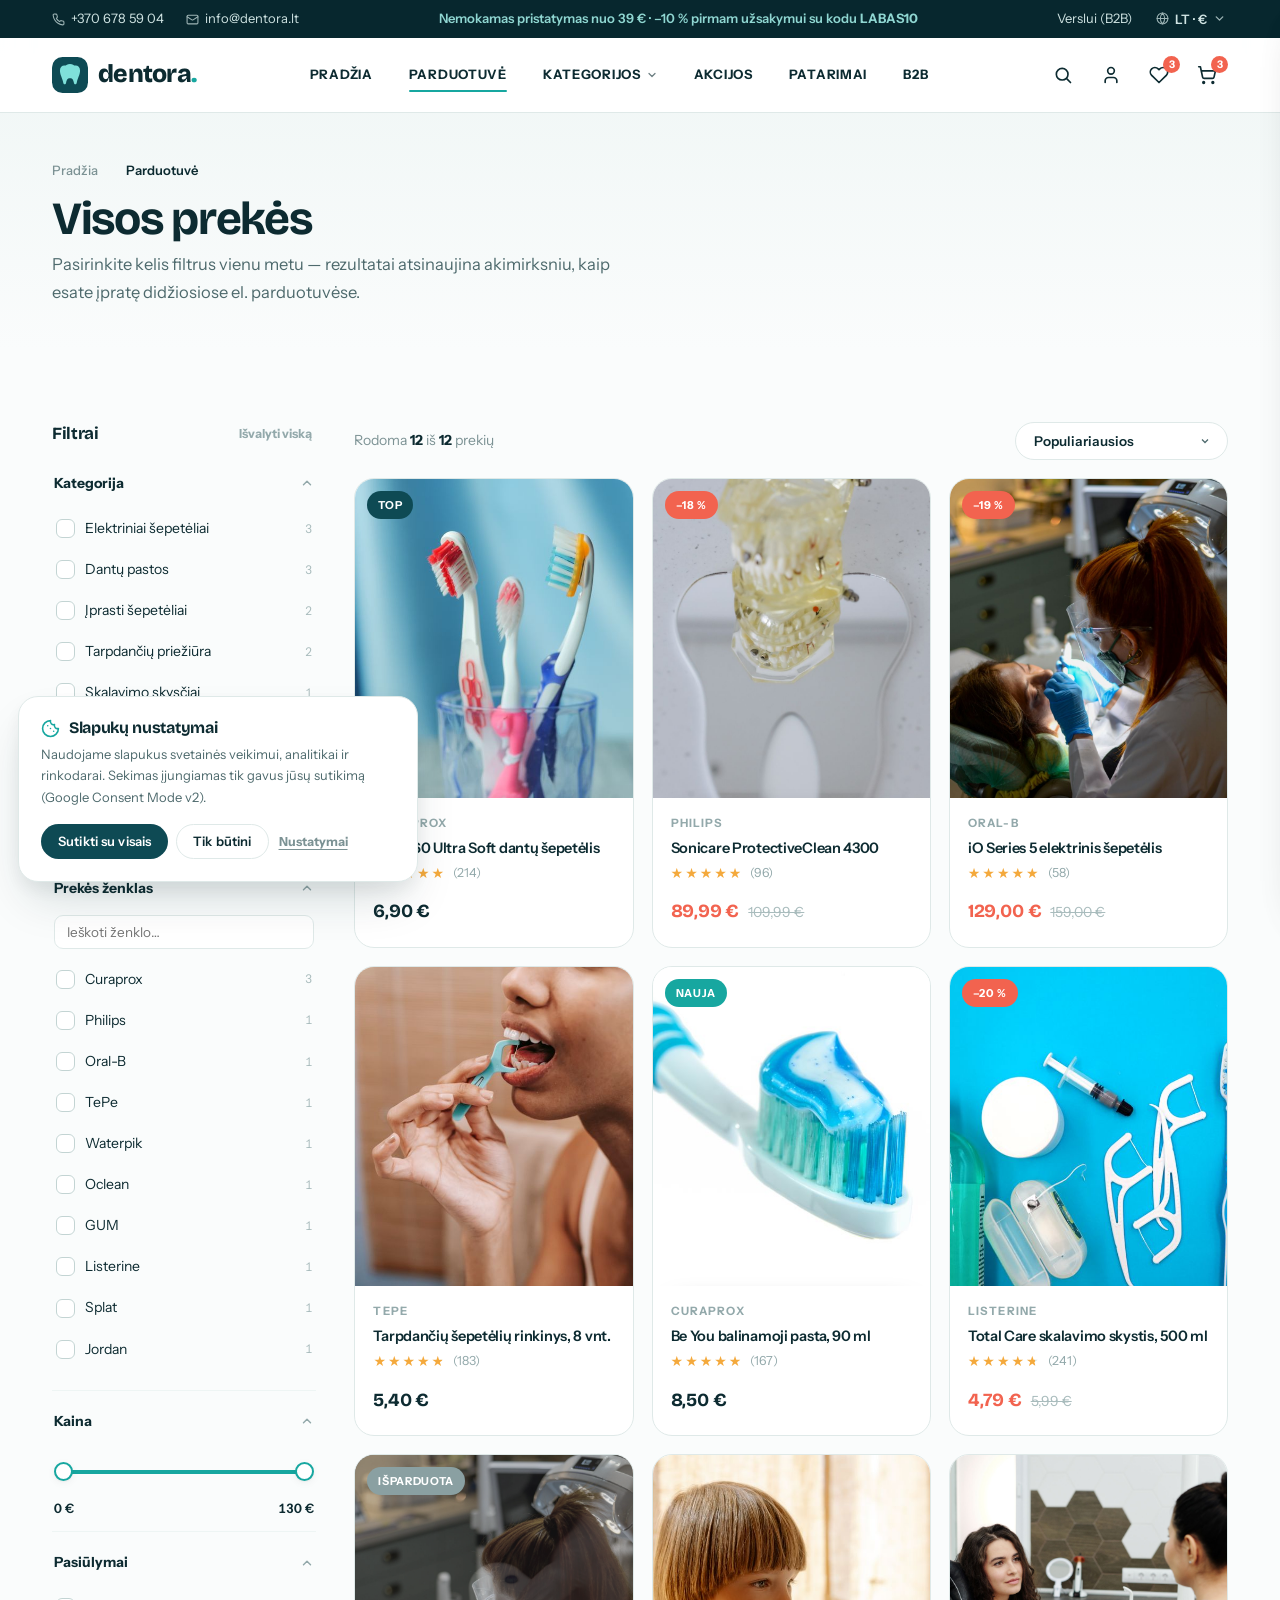
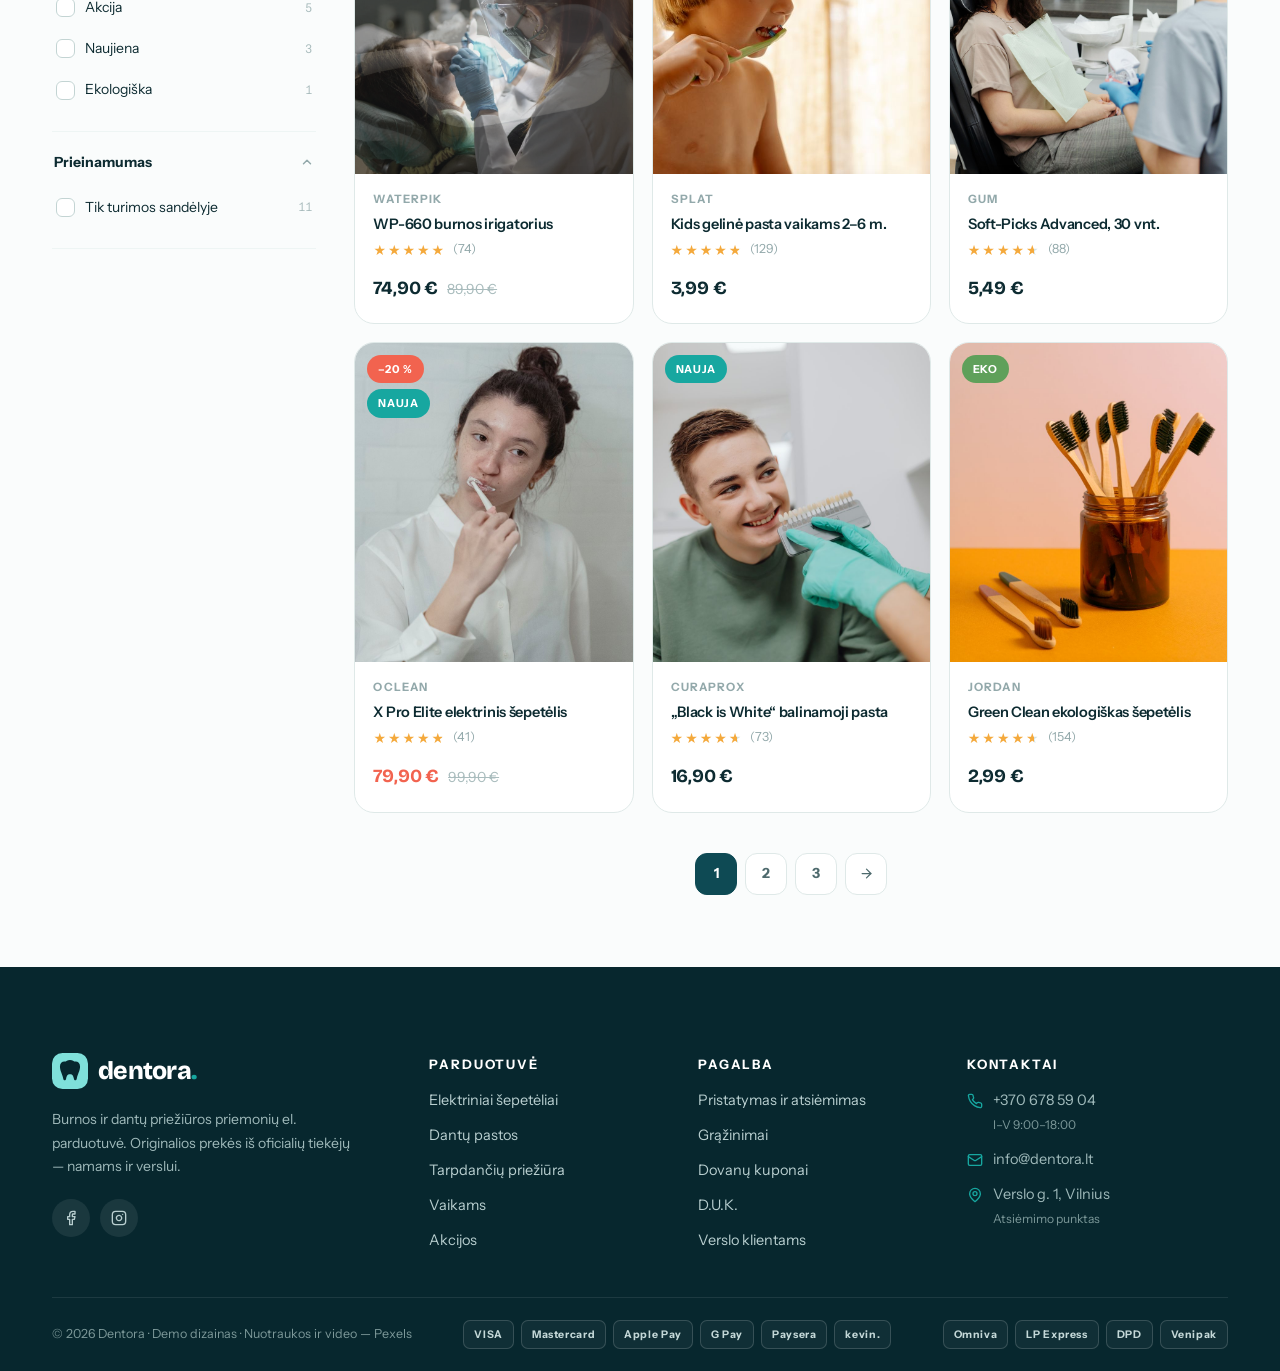
<file: parduotuve.html>
<!doctype html>
<html lang="lt">
<head>
<meta charset="utf-8">
<meta name="viewport" content="width=device-width, initial-scale=1, viewport-fit=cover">
<title>Parduotuvė — Dentora</title>
<meta name="description" content="Demo dizainas: prekių sąrašas su daugiapakopiais filtrais — kategorijos, prekių ženklai, kaina, akcijos ir prieinamumas.">
<link rel="icon" href="data:image/svg+xml,%3Csvg xmlns='http://www.w3.org/2000/svg' viewBox='0 0 24 24'%3E%3Crect width='24' height='24' rx='6' fill='%230E4A54'/%3E%3Cpath d='M12 4.6c-1.9 0-2.3 1.1-3.8 1.1S5.3 6.8 5.3 9c0 3 1.5 4.5 2.2 8.2.3 1.3 1.6 1.4 1.9 0 .4-1.8.7-3 2.6-3s2.2 1.2 2.6 3c.3 1.4 1.6 1.3 1.9 0C17.2 13.5 18.7 12 18.7 9c0-2.2-1.4-3.3-2.9-3.3S13.9 4.6 12 4.6z' fill='%237FE0DA'/%3E%3C/svg%3E">
<link rel="preconnect" href="https://fonts.googleapis.com">
<link rel="preconnect" href="https://fonts.gstatic.com" crossorigin>
<link href="https://fonts.googleapis.com/css2?family=Bricolage+Grotesque:opsz,wght@12..96,500..800&family=Instrument+Sans:ital,wght@0,400..700;1,400&display=swap" rel="stylesheet">
<link rel="stylesheet" href="assets/css/style.css">
</head>
<body>

<svg xmlns="http://www.w3.org/2000/svg" style="display:none" aria-hidden="true">
  <defs>
    <symbol id="i-search" viewBox="0 0 24 24" fill="none" stroke="currentColor" stroke-width="2" stroke-linecap="round" stroke-linejoin="round"><circle cx="11" cy="11" r="7"/><path d="m21 21-4.3-4.3"/></symbol>
    <symbol id="i-heart" viewBox="0 0 24 24" fill="none" stroke="currentColor" stroke-width="2" stroke-linecap="round" stroke-linejoin="round"><path d="M20.8 4.6a5.5 5.5 0 0 0-7.8 0L12 5.6l-1-1a5.5 5.5 0 0 0-7.8 7.8l1 1L12 21l7.8-7.6 1-1a5.5 5.5 0 0 0 0-7.8z"/></symbol>
    <symbol id="i-cart" viewBox="0 0 24 24" fill="none" stroke="currentColor" stroke-width="2" stroke-linecap="round" stroke-linejoin="round"><circle cx="8" cy="21" r="1"/><circle cx="19" cy="21" r="1"/><path d="M2.05 2.05h2l2.66 12.42a2 2 0 0 0 2 1.58h9.78a2 2 0 0 0 1.95-1.57l1.65-7.43H5.12"/></symbol>
    <symbol id="i-user" viewBox="0 0 24 24" fill="none" stroke="currentColor" stroke-width="2" stroke-linecap="round" stroke-linejoin="round"><path d="M19 21v-2a4 4 0 0 0-4-4H9a4 4 0 0 0-4 4v2"/><circle cx="12" cy="7" r="4"/></symbol>
    <symbol id="i-menu" viewBox="0 0 24 24" fill="none" stroke="currentColor" stroke-width="2" stroke-linecap="round"><path d="M4 6h16M4 12h16M4 18h16"/></symbol>
    <symbol id="i-x" viewBox="0 0 24 24" fill="none" stroke="currentColor" stroke-width="2" stroke-linecap="round"><path d="M18 6 6 18M6 6l12 12"/></symbol>
    <symbol id="i-chev" viewBox="0 0 24 24" fill="none" stroke="currentColor" stroke-width="2.5" stroke-linecap="round" stroke-linejoin="round"><path d="m6 9 6 6 6-6"/></symbol>
    <symbol id="i-arrow" viewBox="0 0 24 24" fill="none" stroke="currentColor" stroke-width="2" stroke-linecap="round" stroke-linejoin="round"><path d="M5 12h14"/><path d="m12 5 7 7-7 7"/></symbol>
    <symbol id="i-check" viewBox="0 0 24 24" fill="none" stroke="currentColor" stroke-width="2.5" stroke-linecap="round" stroke-linejoin="round"><path d="M20 6 9 17l-5-5"/></symbol>
    <symbol id="i-phone" viewBox="0 0 24 24" fill="none" stroke="currentColor" stroke-width="2" stroke-linecap="round" stroke-linejoin="round"><path d="M22 16.92v3a2 2 0 0 1-2.18 2 19.79 19.79 0 0 1-8.63-3.07 19.5 19.5 0 0 1-6-6 19.79 19.79 0 0 1-3.07-8.67A2 2 0 0 1 4.11 2h3a2 2 0 0 1 2 1.72 12.84 12.84 0 0 0 .7 2.81 2 2 0 0 1-.45 2.11L8.09 9.91a16 16 0 0 0 6 6l1.27-1.27a2 2 0 0 1 2.11-.45 12.84 12.84 0 0 0 2.81.7A2 2 0 0 1 22 16.92z"/></symbol>
    <symbol id="i-mail" viewBox="0 0 24 24" fill="none" stroke="currentColor" stroke-width="2" stroke-linecap="round" stroke-linejoin="round"><rect width="20" height="16" x="2" y="4" rx="2"/><path d="m22 7-8.97 5.7a1.94 1.94 0 0 1-2.06 0L2 7"/></symbol>
    <symbol id="i-pin" viewBox="0 0 24 24" fill="none" stroke="currentColor" stroke-width="2" stroke-linecap="round" stroke-linejoin="round"><path d="M20 10c0 6-8 12-8 12s-8-6-8-12a8 8 0 0 1 16 0Z"/><circle cx="12" cy="10" r="3"/></symbol>
    <symbol id="i-globe" viewBox="0 0 24 24" fill="none" stroke="currentColor" stroke-width="2" stroke-linecap="round" stroke-linejoin="round"><circle cx="12" cy="12" r="10"/><path d="M12 2a14.5 14.5 0 0 0 0 20 14.5 14.5 0 0 0 0-20"/><path d="M2 12h20"/></symbol>
    <symbol id="i-cookie" viewBox="0 0 24 24" fill="none" stroke="currentColor" stroke-width="2" stroke-linecap="round" stroke-linejoin="round"><path d="M12 2a10 10 0 1 0 10 10 4 4 0 0 1-5-5 4 4 0 0 1-5-5"/><path d="M8.5 8.5v.01"/><path d="M16 15.5v.01"/><path d="M12 12v.01"/></symbol>
    <symbol id="i-bolt" viewBox="0 0 24 24" fill="none" stroke="currentColor" stroke-width="2" stroke-linecap="round" stroke-linejoin="round"><path d="M13 2 3 14h9l-1 8 10-12h-9l1-8z"/></symbol>
    <symbol id="i-bell" viewBox="0 0 24 24" fill="none" stroke="currentColor" stroke-width="2" stroke-linecap="round" stroke-linejoin="round"><path d="M6 8a6 6 0 0 1 12 0c0 7 3 9 3 9H3s3-2 3-9"/><path d="M10.3 21a1.94 1.94 0 0 0 3.4 0"/></symbol>
    <symbol id="i-filter" viewBox="0 0 24 24" fill="none" stroke="currentColor" stroke-width="2" stroke-linecap="round"><path d="M21 4h-7M10 4H3M21 12h-9M8 12H3M21 20h-5M12 20H3M14 2v4M8 10v4M16 18v4"/></symbol>
    <symbol id="i-fb" viewBox="0 0 24 24" fill="none" stroke="currentColor" stroke-width="2" stroke-linecap="round" stroke-linejoin="round"><path d="M18 2h-3a5 5 0 0 0-5 5v3H7v4h3v8h4v-8h3l1-4h-4V7a1 1 0 0 1 1-1h3z"/></symbol>
    <symbol id="i-ig" viewBox="0 0 24 24" fill="none" stroke="currentColor" stroke-width="2" stroke-linecap="round" stroke-linejoin="round"><rect width="20" height="20" x="2" y="2" rx="5"/><path d="M16 11.37A4 4 0 1 1 12.63 8 4 4 0 0 1 16 11.37z"/><path d="M17.5 6.5h.01"/></symbol>
  </defs>
</svg>

<!-- ===== ANTRAŠTĖ ===== -->
<header class="site-header" id="siteHeader">
  <div class="topbar">
    <div class="container topbar__inner">
      <div class="topbar__group">
        <a href="#" data-demo><svg><use href="#i-phone"/></svg><span>+370 678 59 04</span></a>
        <a href="#" data-demo class="topbar__hide-m"><svg><use href="#i-mail"/></svg><span>info@dentora.lt</span></a>
      </div>
      <div class="topbar__promo topbar__hide-m">Nemokamas pristatymas nuo 39 € · –10 % pirmam užsakymui su kodu <b>LABAS10</b></div>
      <div class="topbar__group">
        <a href="b2b.html" class="topbar__hide-m">Verslui (B2B)</a>
        <div class="lang" data-lang>
          <button class="lang__btn" type="button" aria-haspopup="true"><svg width="13" height="13"><use href="#i-globe"/></svg>LT · €<svg width="11" height="11"><use href="#i-chev"/></svg></button>
          <div class="lang__menu">
            <button type="button" class="is-active">🇱🇹 Lietuvių</button>
            <button type="button" data-lang-demo>🇬🇧 English</button>
            <button type="button" data-lang-demo>🇵🇱 Polski</button>
          </div>
        </div>
      </div>
    </div>
  </div>
  <div class="header-main">
    <div class="container header-inner">
      <a class="logo" href="./" aria-label="Dentora — pradžia">
        <svg class="logo__mark" viewBox="0 0 24 24" aria-hidden="true"><rect width="24" height="24" rx="7" fill="#0E4A54"/><path d="M12 4.6c-1.9 0-2.3 1.1-3.8 1.1S5.3 6.8 5.3 9c0 3 1.5 4.5 2.2 8.2.3 1.3 1.6 1.4 1.9 0 .4-1.8.7-3 2.6-3s2.2 1.2 2.6 3c.3 1.4 1.6 1.3 1.9 0C17.2 13.5 18.7 12 18.7 9c0-2.2-1.4-3.3-2.9-3.3S13.9 4.6 12 4.6z" fill="#7FE0DA"/></svg>
        <span>dentora<i>.</i></span>
      </a>
      <nav class="nav" aria-label="Pagrindinis meniu">
        <a class="nav__link" href="./">Pradžia</a>
        <a class="nav__link is-active" href="parduotuve.html">Parduotuvė</a>
        <div class="nav__item">
          <a class="nav__link" href="parduotuve.html">Kategorijos <svg><use href="#i-chev"/></svg></a>
          <div class="nav__sub">
            <a href="parduotuve.html?cat=elektriniai">Elektriniai šepetėliai <small>48</small></a>
            <a href="parduotuve.html?cat=pastos">Dantų pastos <small>156</small></a>
            <a href="parduotuve.html?cat=tarpdanciu">Tarpdančių priežiūra <small>67</small></a>
            <a href="parduotuve.html?cat=skalavimo">Skalavimo skysčiai <small>38</small></a>
            <a href="parduotuve.html?cat=balinimas">Balinimas <small>31</small></a>
            <a href="parduotuve.html?cat=vaikams">Vaikams <small>52</small></a>
            <a href="parduotuve.html" class="nav__sub-all">Visos kategorijos <svg width="14" height="14"><use href="#i-arrow"/></svg></a>
          </div>
        </div>
        <a class="nav__link" href="parduotuve.html?f=akcija">Akcijos</a>
        <a class="nav__link" href="#" data-demo>Patarimai</a>
        <a class="nav__link" href="b2b.html">B2B</a>
      </nav>
      <div class="header-actions">
        <button class="icon-btn" type="button" data-open="search" aria-label="Paieška"><svg><use href="#i-search"/></svg></button>
        <button class="icon-btn" type="button" data-demo aria-label="Paskyra"><svg><use href="#i-user"/></svg></button>
        <button class="icon-btn" type="button" data-count="3" data-wish-count data-demo aria-label="Mėgstamos prekės"><svg><use href="#i-heart"/></svg></button>
        <button class="icon-btn" type="button" data-count="3" data-cart-count data-open="cart" aria-label="Krepšelis"><svg><use href="#i-cart"/></svg></button>
        <button class="icon-btn burger" type="button" data-open="nav" aria-label="Meniu"><svg><use href="#i-menu"/></svg></button>
      </div>
    </div>
  </div>
</header>

<main>

<div class="page-head">
  <div class="container">
    <nav class="crumbs" aria-label="Naršymo kelias">
      <a href="./">Pradžia</a><svg><use href="#i-chev" transform="rotate(-90 12 12)"/></svg><span class="current">Parduotuvė</span>
    </nav>
    <h1>Visos prekės</h1>
    <p>Pasirinkite kelis filtrus vienu metu — rezultatai atsinaujina akimirksniu, kaip esate įpratę didžiosiose el. parduotuvėse.</p>
  </div>
</div>

<section class="section--tight section">
  <div class="container">
    <div class="shop-layout">

      <!-- ===== FILTRAI ===== -->
      <aside class="filters" data-panel="filters" aria-label="Prekių filtrai">
        <div class="filters__head">
          <h3>Filtrai</h3>
          <button class="filters__clear" type="button" data-filters-clear>Išvalyti viską</button>
          <button class="icon-btn filters__close" type="button" data-close aria-label="Uždaryti"><svg><use href="#i-x"/></svg></button>
        </div>

        <details class="filter-group" open>
          <summary>Kategorija <svg><use href="#i-chev"/></svg></summary>
          <div class="filter-group__body">
            <label class="check"><input type="checkbox" data-f="cat" value="elektriniai"><span class="check__box"><svg><use href="#i-check"/></svg></span><span class="n">Elektriniai šepetėliai</span><span class="c">3</span></label>
            <label class="check"><input type="checkbox" data-f="cat" value="pastos"><span class="check__box"><svg><use href="#i-check"/></svg></span><span class="n">Dantų pastos</span><span class="c">3</span></label>
            <label class="check"><input type="checkbox" data-f="cat" value="sepeteliai"><span class="check__box"><svg><use href="#i-check"/></svg></span><span class="n">Įprasti šepetėliai</span><span class="c">2</span></label>
            <label class="check"><input type="checkbox" data-f="cat" value="tarpdanciu"><span class="check__box"><svg><use href="#i-check"/></svg></span><span class="n">Tarpdančių priežiūra</span><span class="c">2</span></label>
            <label class="check"><input type="checkbox" data-f="cat" value="skalavimo"><span class="check__box"><svg><use href="#i-check"/></svg></span><span class="n">Skalavimo skysčiai</span><span class="c">1</span></label>
            <label class="check"><input type="checkbox" data-f="cat" value="irigatoriai"><span class="check__box"><svg><use href="#i-check"/></svg></span><span class="n">Irigatoriai</span><span class="c">1</span></label>
            <label class="check"><input type="checkbox" data-f="cat" value="balinimas"><span class="check__box"><svg><use href="#i-check"/></svg></span><span class="n">Balinimas</span><span class="c">2</span></label>
            <label class="check"><input type="checkbox" data-f="cat" value="vaikams"><span class="check__box"><svg><use href="#i-check"/></svg></span><span class="n">Vaikams</span><span class="c">2</span></label>
          </div>
        </details>

        <details class="filter-group" open>
          <summary>Prekės ženklas <svg><use href="#i-chev"/></svg></summary>
          <div class="filter-group__body">
            <input class="filter-search" type="text" placeholder="Ieškoti ženklo…" data-brand-search aria-label="Ieškoti prekės ženklo">
            <label class="check"><input type="checkbox" data-f="brand" value="curaprox"><span class="check__box"><svg><use href="#i-check"/></svg></span><span class="n">Curaprox</span><span class="c">3</span></label>
            <label class="check"><input type="checkbox" data-f="brand" value="philips"><span class="check__box"><svg><use href="#i-check"/></svg></span><span class="n">Philips</span><span class="c">1</span></label>
            <label class="check"><input type="checkbox" data-f="brand" value="oralb"><span class="check__box"><svg><use href="#i-check"/></svg></span><span class="n">Oral-B</span><span class="c">1</span></label>
            <label class="check"><input type="checkbox" data-f="brand" value="tepe"><span class="check__box"><svg><use href="#i-check"/></svg></span><span class="n">TePe</span><span class="c">1</span></label>
            <label class="check"><input type="checkbox" data-f="brand" value="waterpik"><span class="check__box"><svg><use href="#i-check"/></svg></span><span class="n">Waterpik</span><span class="c">1</span></label>
            <label class="check"><input type="checkbox" data-f="brand" value="oclean"><span class="check__box"><svg><use href="#i-check"/></svg></span><span class="n">Oclean</span><span class="c">1</span></label>
            <label class="check"><input type="checkbox" data-f="brand" value="gum"><span class="check__box"><svg><use href="#i-check"/></svg></span><span class="n">GUM</span><span class="c">1</span></label>
            <label class="check"><input type="checkbox" data-f="brand" value="listerine"><span class="check__box"><svg><use href="#i-check"/></svg></span><span class="n">Listerine</span><span class="c">1</span></label>
            <label class="check"><input type="checkbox" data-f="brand" value="splat"><span class="check__box"><svg><use href="#i-check"/></svg></span><span class="n">Splat</span><span class="c">1</span></label>
            <label class="check"><input type="checkbox" data-f="brand" value="jordan"><span class="check__box"><svg><use href="#i-check"/></svg></span><span class="n">Jordan</span><span class="c">1</span></label>
          </div>
        </details>

        <details class="filter-group" open>
          <summary>Kaina <svg><use href="#i-chev"/></svg></summary>
          <div class="filter-group__body range-wrap">
            <div class="range">
              <div class="range__fill" data-range-fill></div>
              <input type="range" min="0" max="130" value="0" step="1" data-range-min aria-label="Kaina nuo">
              <input type="range" min="0" max="130" value="130" step="1" data-range-max aria-label="Kaina iki">
            </div>
            <div class="range-vals"><span data-range-lmin>0 €</span><span data-range-lmax>130 €</span></div>
          </div>
        </details>

        <details class="filter-group" open>
          <summary>Pasiūlymai <svg><use href="#i-chev"/></svg></summary>
          <div class="filter-group__body">
            <label class="check"><input type="checkbox" data-f="tag" value="akcija"><span class="check__box"><svg><use href="#i-check"/></svg></span><span class="n">Akcija</span><span class="c">5</span></label>
            <label class="check"><input type="checkbox" data-f="tag" value="naujiena"><span class="check__box"><svg><use href="#i-check"/></svg></span><span class="n">Naujiena</span><span class="c">3</span></label>
            <label class="check"><input type="checkbox" data-f="tag" value="eko"><span class="check__box"><svg><use href="#i-check"/></svg></span><span class="n">Ekologiška</span><span class="c">1</span></label>
          </div>
        </details>

        <details class="filter-group" open>
          <summary>Prieinamumas <svg><use href="#i-chev"/></svg></summary>
          <div class="filter-group__body">
            <label class="check"><input type="checkbox" data-f="stock" value="1"><span class="check__box"><svg><use href="#i-check"/></svg></span><span class="n">Tik turimos sandėlyje</span><span class="c">11</span></label>
          </div>
        </details>

        <div class="filters__apply">
          <button class="btn btn--accent btn--block" type="button" data-close>Rodyti rezultatus (<span data-result-inline>12</span>)</button>
        </div>
      </aside>

      <!-- ===== SĄRAŠAS ===== -->
      <div>
        <div class="shop-toolbar">
          <span class="result-count">Rodoma <b data-result-count>12</b> iš <b>12</b> prekių</span>
          <div class="shop-toolbar__right">
            <button class="btn btn--outline btn--sm filter-open-btn" type="button" data-open="filters"><svg><use href="#i-filter"/></svg>Filtrai <span data-filter-count></span></button>
            <select class="sort-select" data-sort aria-label="Rikiavimas">
              <option value="pop">Populiariausios</option>
              <option value="price-asc">Kaina: nuo pigiausios</option>
              <option value="price-desc">Kaina: nuo brangiausios</option>
              <option value="rating">Geriausiai įvertintos</option>
            </select>
          </div>
        </div>

        <div class="chips" data-chips hidden></div>

        <div class="shop-grid" data-shop-grid>

          <article class="prod-card" data-name="Curaprox CS 5460 Ultra Soft dantų šepetėlis" data-brand="curaprox" data-cat="sepeteliai" data-price="6.90" data-rating="4.9" data-stock="1" data-tags="top" data-pop="1">
            <div class="prod-card__media">
              <img class="main" src="assets/img/13466251.jpg" alt="Curaprox CS 5460 dantų šepetėlis" loading="lazy">
              <img class="alt" src="assets/img/4269368.jpg" alt="" loading="lazy">
              <div class="prod-card__badges"><span class="badge badge--top">Top</span></div>
              <button class="prod-card__wish" type="button" data-wish aria-label="Į mėgstamas"><svg><use href="#i-heart"/></svg></button>
              <div class="prod-card__quick"><button class="btn btn--primary" type="button" data-add>Į krepšelį</button></div>
            </div>
            <div class="prod-card__body">
              <span class="prod-card__brand">Curaprox</span>
              <h3 class="prod-card__title"><a href="preke.html">CS 5460 Ultra Soft dantų šepetėlis</a></h3>
              <div class="prod-card__meta"><span class="stars" style="--r:98%">★★★★★</span><span>(214)</span></div>
              <div class="prod-card__price price"><span class="price__new">6,90 €</span></div>
            </div>
          </article>

          <article class="prod-card" data-name="Philips Sonicare ProtectiveClean 4300" data-brand="philips" data-cat="elektriniai" data-price="89.99" data-rating="4.8" data-stock="1" data-tags="akcija" data-pop="2">
            <div class="prod-card__media">
              <img class="main" src="assets/img/6502341.jpg" alt="Philips Sonicare elektrinis šepetėlis" loading="lazy">
              <img class="alt" src="assets/img/19976568.jpg" alt="" loading="lazy">
              <div class="prod-card__badges"><span class="badge badge--sale">–18 %</span></div>
              <button class="prod-card__wish" type="button" data-wish aria-label="Į mėgstamas"><svg><use href="#i-heart"/></svg></button>
              <div class="prod-card__quick"><button class="btn btn--primary" type="button" data-add>Į krepšelį</button></div>
            </div>
            <div class="prod-card__body">
              <span class="prod-card__brand">Philips</span>
              <h3 class="prod-card__title"><a href="preke.html">Sonicare ProtectiveClean 4300</a></h3>
              <div class="prod-card__meta"><span class="stars" style="--r:96%">★★★★★</span><span>(96)</span></div>
              <div class="prod-card__price price"><span class="price__new is-sale">89,99 €</span><span class="price__old">109,99 €</span></div>
            </div>
          </article>

          <article class="prod-card" data-name="Oral-B iO Series 5 elektrinis šepetėlis" data-brand="oralb" data-cat="elektriniai" data-price="129.00" data-rating="4.9" data-stock="1" data-tags="akcija" data-pop="3">
            <div class="prod-card__media">
              <img class="main" src="assets/img/19976568.jpg" alt="Oral-B iO elektrinis šepetėlis" loading="lazy">
              <img class="alt" src="assets/img/6502341.jpg" alt="" loading="lazy">
              <div class="prod-card__badges"><span class="badge badge--sale">–19 %</span></div>
              <button class="prod-card__wish" type="button" data-wish aria-label="Į mėgstamas"><svg><use href="#i-heart"/></svg></button>
              <div class="prod-card__quick"><button class="btn btn--primary" type="button" data-add>Į krepšelį</button></div>
            </div>
            <div class="prod-card__body">
              <span class="prod-card__brand">Oral-B</span>
              <h3 class="prod-card__title"><a href="preke.html">iO Series 5 elektrinis šepetėlis</a></h3>
              <div class="prod-card__meta"><span class="stars" style="--r:98%">★★★★★</span><span>(58)</span></div>
              <div class="prod-card__price price"><span class="price__new is-sale">129,00 €</span><span class="price__old">159,00 €</span></div>
            </div>
          </article>

          <article class="prod-card" data-name="TePe tarpdančių šepetėlių rinkinys" data-brand="tepe" data-cat="tarpdanciu" data-price="5.40" data-rating="4.7" data-stock="1" data-tags="top" data-pop="4">
            <div class="prod-card__media">
              <img class="main" src="assets/img/5938281.jpg" alt="TePe tarpdančių šepetėliai" loading="lazy">
              <img class="alt" src="assets/img/3958092.jpg" alt="" loading="lazy">
              <button class="prod-card__wish" type="button" data-wish aria-label="Į mėgstamas"><svg><use href="#i-heart"/></svg></button>
              <div class="prod-card__quick"><button class="btn btn--primary" type="button" data-add>Į krepšelį</button></div>
            </div>
            <div class="prod-card__body">
              <span class="prod-card__brand">TePe</span>
              <h3 class="prod-card__title"><a href="preke.html">Tarpdančių šepetėlių rinkinys, 8 vnt.</a></h3>
              <div class="prod-card__meta"><span class="stars" style="--r:94%">★★★★★</span><span>(183)</span></div>
              <div class="prod-card__price price"><span class="price__new">5,40 €</span></div>
            </div>
          </article>

          <article class="prod-card" data-name="Curaprox Be You balinamoji pasta" data-brand="curaprox" data-cat="pastos balinimas" data-price="8.50" data-rating="4.8" data-stock="1" data-tags="naujiena" data-pop="5">
            <div class="prod-card__media">
              <img class="main" src="assets/img/216729.jpg" alt="Curaprox Be You dantų pasta" loading="lazy">
              <img class="alt" src="assets/img/7622561.jpg" alt="" loading="lazy">
              <div class="prod-card__badges"><span class="badge badge--new">Nauja</span></div>
              <button class="prod-card__wish" type="button" data-wish aria-label="Į mėgstamas"><svg><use href="#i-heart"/></svg></button>
              <div class="prod-card__quick"><button class="btn btn--primary" type="button" data-add>Į krepšelį</button></div>
            </div>
            <div class="prod-card__body">
              <span class="prod-card__brand">Curaprox</span>
              <h3 class="prod-card__title"><a href="preke.html">Be You balinamoji pasta, 90 ml</a></h3>
              <div class="prod-card__meta"><span class="stars" style="--r:96%">★★★★★</span><span>(167)</span></div>
              <div class="prod-card__price price"><span class="price__new">8,50 €</span></div>
            </div>
          </article>

          <article class="prod-card" data-name="Listerine Total Care skalavimo skystis" data-brand="listerine" data-cat="skalavimo" data-price="4.79" data-rating="4.6" data-stock="1" data-tags="akcija" data-pop="6">
            <div class="prod-card__media">
              <img class="main" src="assets/img/30551804.jpg" alt="Listerine skalavimo skystis" loading="lazy">
              <img class="alt" src="assets/img/4269368.jpg" alt="" loading="lazy">
              <div class="prod-card__badges"><span class="badge badge--sale">–20 %</span></div>
              <button class="prod-card__wish" type="button" data-wish aria-label="Į mėgstamas"><svg><use href="#i-heart"/></svg></button>
              <div class="prod-card__quick"><button class="btn btn--primary" type="button" data-add>Į krepšelį</button></div>
            </div>
            <div class="prod-card__body">
              <span class="prod-card__brand">Listerine</span>
              <h3 class="prod-card__title"><a href="preke.html">Total Care skalavimo skystis, 500 ml</a></h3>
              <div class="prod-card__meta"><span class="stars" style="--r:92%">★★★★★</span><span>(241)</span></div>
              <div class="prod-card__price price"><span class="price__new is-sale">4,79 €</span><span class="price__old">5,99 €</span></div>
            </div>
          </article>

          <article class="prod-card is-out" data-name="Waterpik WP-660 burnos irigatorius" data-brand="waterpik" data-cat="irigatoriai" data-price="74.90" data-rating="4.8" data-stock="0" data-tags="akcija" data-pop="7">
            <div class="prod-card__media">
              <img class="main" src="assets/img/3958092.jpg" alt="Waterpik burnos irigatorius" loading="lazy">
              <img class="alt" src="assets/img/19976568.jpg" alt="" loading="lazy">
              <div class="prod-card__badges"><span class="badge badge--out">Išparduota</span></div>
              <button class="prod-card__wish" type="button" data-wish aria-label="Į mėgstamas"><svg><use href="#i-heart"/></svg></button>
              <div class="prod-card__quick"><button class="btn btn--primary" type="button" data-notify><svg><use href="#i-bell"/></svg>Pranešti, kai atsiras</button></div>
            </div>
            <div class="prod-card__body">
              <span class="prod-card__brand">Waterpik</span>
              <h3 class="prod-card__title"><a href="preke.html">WP-660 burnos irigatorius</a></h3>
              <div class="prod-card__meta"><span class="stars" style="--r:96%">★★★★★</span><span>(74)</span></div>
              <div class="prod-card__price price"><span class="price__new">74,90 €</span><span class="price__old">89,90 €</span></div>
            </div>
          </article>

          <article class="prod-card" data-name="Splat Kids gelinė pasta vaikams" data-brand="splat" data-cat="pastos vaikams" data-price="3.99" data-rating="4.7" data-stock="1" data-tags="" data-pop="8">
            <div class="prod-card__media">
              <img class="main" src="assets/img/7086231.jpg" alt="Splat Kids pasta vaikams" loading="lazy">
              <img class="alt" src="assets/img/13466251.jpg" alt="" loading="lazy">
              <button class="prod-card__wish" type="button" data-wish aria-label="Į mėgstamas"><svg><use href="#i-heart"/></svg></button>
              <div class="prod-card__quick"><button class="btn btn--primary" type="button" data-add>Į krepšelį</button></div>
            </div>
            <div class="prod-card__body">
              <span class="prod-card__brand">Splat</span>
              <h3 class="prod-card__title"><a href="preke.html">Kids gelinė pasta vaikams 2–6 m.</a></h3>
              <div class="prod-card__meta"><span class="stars" style="--r:94%">★★★★★</span><span>(129)</span></div>
              <div class="prod-card__price price"><span class="price__new">3,99 €</span></div>
            </div>
          </article>

          <article class="prod-card" data-name="GUM Soft-Picks Advanced krapštukai" data-brand="gum" data-cat="tarpdanciu" data-price="5.49" data-rating="4.5" data-stock="1" data-tags="" data-pop="9">
            <div class="prod-card__media">
              <img class="main" src="assets/img/4269368.jpg" alt="GUM Soft-Picks tarpdančių krapštukai" loading="lazy">
              <img class="alt" src="assets/img/5938281.jpg" alt="" loading="lazy">
              <button class="prod-card__wish" type="button" data-wish aria-label="Į mėgstamas"><svg><use href="#i-heart"/></svg></button>
              <div class="prod-card__quick"><button class="btn btn--primary" type="button" data-add>Į krepšelį</button></div>
            </div>
            <div class="prod-card__body">
              <span class="prod-card__brand">GUM</span>
              <h3 class="prod-card__title"><a href="preke.html">Soft-Picks Advanced, 30 vnt.</a></h3>
              <div class="prod-card__meta"><span class="stars" style="--r:90%">★★★★★</span><span>(88)</span></div>
              <div class="prod-card__price price"><span class="price__new">5,49 €</span></div>
            </div>
          </article>

          <article class="prod-card" data-name="Oclean X Pro Elite elektrinis šepetėlis" data-brand="oclean" data-cat="elektriniai" data-price="79.90" data-rating="4.7" data-stock="1" data-tags="akcija naujiena" data-pop="10">
            <div class="prod-card__media">
              <img class="main" src="assets/img/7622561.jpg" alt="Oclean X Pro elektrinis šepetėlis" loading="lazy">
              <img class="alt" src="assets/img/6502341.jpg" alt="" loading="lazy">
              <div class="prod-card__badges"><span class="badge badge--sale">–20 %</span><span class="badge badge--new">Nauja</span></div>
              <button class="prod-card__wish" type="button" data-wish aria-label="Į mėgstamas"><svg><use href="#i-heart"/></svg></button>
              <div class="prod-card__quick"><button class="btn btn--primary" type="button" data-add>Į krepšelį</button></div>
            </div>
            <div class="prod-card__body">
              <span class="prod-card__brand">Oclean</span>
              <h3 class="prod-card__title"><a href="preke.html">X Pro Elite elektrinis šepetėlis</a></h3>
              <div class="prod-card__meta"><span class="stars" style="--r:94%">★★★★★</span><span>(41)</span></div>
              <div class="prod-card__price price"><span class="price__new is-sale">79,90 €</span><span class="price__old">99,90 €</span></div>
            </div>
          </article>

          <article class="prod-card" data-name="Curaprox Black is White balinamoji pasta" data-brand="curaprox" data-cat="pastos balinimas" data-price="16.90" data-rating="4.6" data-stock="1" data-tags="naujiena" data-pop="11">
            <div class="prod-card__media">
              <img class="main" src="assets/img/6627284.jpg" alt="Curaprox Black is White pasta" loading="lazy">
              <img class="alt" src="assets/img/216729.jpg" alt="" loading="lazy">
              <div class="prod-card__badges"><span class="badge badge--new">Nauja</span></div>
              <button class="prod-card__wish" type="button" data-wish aria-label="Į mėgstamas"><svg><use href="#i-heart"/></svg></button>
              <div class="prod-card__quick"><button class="btn btn--primary" type="button" data-add>Į krepšelį</button></div>
            </div>
            <div class="prod-card__body">
              <span class="prod-card__brand">Curaprox</span>
              <h3 class="prod-card__title"><a href="preke.html">„Black is White“ balinamoji pasta</a></h3>
              <div class="prod-card__meta"><span class="stars" style="--r:92%">★★★★★</span><span>(73)</span></div>
              <div class="prod-card__price price"><span class="price__new">16,90 €</span></div>
            </div>
          </article>

          <article class="prod-card" data-name="Jordan Green Clean ekologiškas šepetėlis" data-brand="jordan" data-cat="sepeteliai" data-price="2.99" data-rating="4.5" data-stock="1" data-tags="eko" data-pop="12">
            <div class="prod-card__media">
              <img class="main" src="assets/img/6187581.jpg" alt="Jordan Green Clean šepetėlis" loading="lazy">
              <img class="alt" src="assets/img/13466251.jpg" alt="" loading="lazy">
              <div class="prod-card__badges"><span class="badge badge--eco">Eko</span></div>
              <button class="prod-card__wish" type="button" data-wish aria-label="Į mėgstamas"><svg><use href="#i-heart"/></svg></button>
              <div class="prod-card__quick"><button class="btn btn--primary" type="button" data-add>Į krepšelį</button></div>
            </div>
            <div class="prod-card__body">
              <span class="prod-card__brand">Jordan</span>
              <h3 class="prod-card__title"><a href="preke.html">Green Clean ekologiškas šepetėlis</a></h3>
              <div class="prod-card__meta"><span class="stars" style="--r:90%">★★★★★</span><span>(154)</span></div>
              <div class="prod-card__price price"><span class="price__new">2,99 €</span></div>
            </div>
          </article>

          <div class="shop-empty" data-shop-empty hidden>
            <svg><use href="#i-search"/></svg>
            <h3>Pagal pasirinktus filtrus prekių nerasta</h3>
            <p>Pabandykite pašalinti dalį filtrų arba <button class="filters__clear" type="button" data-filters-clear style="font-size:14px;color:var(--aqua-ink)">išvalyti visus</button>.</p>
          </div>

        </div>

        <nav class="pagination" aria-label="Puslapiavimas">
          <span class="is-current">1</span>
          <a href="#" data-demo>2</a>
          <a href="#" data-demo>3</a>
          <a href="#" data-demo aria-label="Kitas puslapis"><svg width="15" height="15"><use href="#i-arrow"/></svg></a>
        </nav>
      </div>

    </div>
  </div>
</section>

</main>

<!-- ===== FOOTER ===== -->
<footer class="footer">
  <div class="container">
    <div class="footer__grid">
      <div class="footer__about">
        <a class="logo" href="./"><svg class="logo__mark" viewBox="0 0 24 24" aria-hidden="true"><rect width="24" height="24" rx="7" fill="#7FE0DA"/><path d="M12 4.6c-1.9 0-2.3 1.1-3.8 1.1S5.3 6.8 5.3 9c0 3 1.5 4.5 2.2 8.2.3 1.3 1.6 1.4 1.9 0 .4-1.8.7-3 2.6-3s2.2 1.2 2.6 3c.3 1.4 1.6 1.3 1.9 0C17.2 13.5 18.7 12 18.7 9c0-2.2-1.4-3.3-2.9-3.3S13.9 4.6 12 4.6z" fill="#07272E"/></svg><span>dentora<i>.</i></span></a>
        <p>Burnos ir dantų priežiūros priemonių el. parduotuvė. Originalios prekės iš oficialių tiekėjų — namams ir verslui.</p>
        <div class="socials">
          <a href="#" data-demo aria-label="Facebook"><svg><use href="#i-fb"/></svg></a>
          <a href="#" data-demo aria-label="Instagram"><svg><use href="#i-ig"/></svg></a>
        </div>
      </div>
      <div>
        <h4>Parduotuvė</h4>
        <ul>
          <li><a href="parduotuve.html?cat=elektriniai">Elektriniai šepetėliai</a></li>
          <li><a href="parduotuve.html?cat=pastos">Dantų pastos</a></li>
          <li><a href="parduotuve.html?cat=tarpdanciu">Tarpdančių priežiūra</a></li>
          <li><a href="parduotuve.html?cat=vaikams">Vaikams</a></li>
          <li><a href="parduotuve.html?f=akcija">Akcijos</a></li>
        </ul>
      </div>
      <div>
        <h4>Pagalba</h4>
        <ul>
          <li><a href="#" data-demo>Pristatymas ir atsiėmimas</a></li>
          <li><a href="#" data-demo>Grąžinimai</a></li>
          <li><a href="#" data-demo>Dovanų kuponai</a></li>
          <li><a href="#" data-demo>D.U.K.</a></li>
          <li><a href="b2b.html">Verslo klientams</a></li>
        </ul>
      </div>
      <div>
        <h4>Kontaktai</h4>
        <ul class="footer__contact">
          <li><svg><use href="#i-phone"/></svg><span>+370 678 59 04<br><small style="color:#7C9899">I–V 9:00–18:00</small></span></li>
          <li><svg><use href="#i-mail"/></svg><span>info@dentora.lt</span></li>
          <li><svg><use href="#i-pin"/></svg><span>Verslo g. 1, Vilnius<br><small style="color:#7C9899">Atsiėmimo punktas</small></span></li>
        </ul>
      </div>
    </div>
    <div class="footer__bottom">
      <span>© 2026 Dentora · Demo dizainas · Nuotraukos ir video — Pexels</span>
      <div class="badge-row">
        <span class="pill-badge">VISA</span><span class="pill-badge">Mastercard</span><span class="pill-badge">Apple Pay</span><span class="pill-badge">G Pay</span><span class="pill-badge">Paysera</span><span class="pill-badge">kevin.</span>
      </div>
      <div class="badge-row">
        <span class="pill-badge">Omniva</span><span class="pill-badge">LP Express</span><span class="pill-badge">DPD</span><span class="pill-badge">Venipak</span>
      </div>
    </div>
  </div>
</footer>

<!-- ===== OVERLAY'AI ===== -->
<div class="backdrop" data-backdrop></div>

<div class="search-overlay" data-panel="search" role="dialog" aria-label="Paieška">
  <div class="search-box">
    <form data-form="search">
      <svg width="19" height="19" style="color:#93A9AB"><use href="#i-search"/></svg>
      <input type="search" placeholder="Ieškoti prekių, kategorijų, prekės ženklų…" aria-label="Paieška" id="search-input">
      <button class="btn btn--primary btn--sm" type="submit">Ieškoti</button>
    </form>
    <div class="search-box__meta">Populiariausios užklausos:</div>
    <div class="search-box__tags">
      <button type="button" data-search-tag>elektrinis šepetėlis</button>
      <button type="button" data-search-tag>curaprox</button>
      <button type="button" data-search-tag>balinimo juostelės</button>
      <button type="button" data-search-tag>irigatorius</button>
      <button type="button" data-search-tag>pasta be fluoro</button>
    </div>
    <div class="search-box__note"><svg><use href="#i-bolt"/></svg>Gyvoje svetainėje rezultatai rodomi realiu laiku (AJAX paieška su prekių kortelėmis).</div>
  </div>
</div>

<aside class="minicart" data-panel="cart" role="dialog" aria-label="Krepšelis">
  <div class="minicart__head">
    <h3>Krepšelis <span class="muted" data-cart-qty>(3)</span></h3>
    <button class="icon-btn" type="button" data-close aria-label="Uždaryti"><svg><use href="#i-x"/></svg></button>
  </div>
  <div class="freeship">
    <span data-freeship-label>Iki <strong>nemokamo pristatymo</strong> liko <strong data-freeship-left>19,70 €</strong></span>
    <div class="freeship__bar"><div class="freeship__fill" data-freeship-fill></div></div>
  </div>
  <div class="minicart__items" data-cart-items>
    <div class="cart-item" data-price="8.50">
      <img src="assets/img/216729.jpg" alt="">
      <div class="cart-item__body">
        <p class="cart-item__title">Curaprox Be You balinamoji pasta</p>
        <p class="cart-item__meta">90 ml · Persikų skonio</p>
        <div class="cart-item__row">
          <span class="qty"><button type="button" data-qty="-1" aria-label="Mažiau">−</button><input type="text" value="1" inputmode="numeric" aria-label="Kiekis"><button type="button" data-qty="1" aria-label="Daugiau">+</button></span>
          <span class="cart-item__price">8,50 €</span>
          <button class="cart-item__remove" type="button" aria-label="Pašalinti"><svg><use href="#i-x"/></svg></button>
        </div>
      </div>
    </div>
    <div class="cart-item" data-price="5.40">
      <img src="assets/img/5938281.jpg" alt="">
      <div class="cart-item__body">
        <p class="cart-item__title">TePe tarpdančių šepetėlių rinkinys</p>
        <p class="cart-item__meta">8 vnt. · Mišrūs dydžiai</p>
        <div class="cart-item__row">
          <span class="qty"><button type="button" data-qty="-1" aria-label="Mažiau">−</button><input type="text" value="2" inputmode="numeric" aria-label="Kiekis"><button type="button" data-qty="1" aria-label="Daugiau">+</button></span>
          <span class="cart-item__price">10,80 €</span>
          <button class="cart-item__remove" type="button" aria-label="Pašalinti"><svg><use href="#i-x"/></svg></button>
        </div>
      </div>
    </div>
  </div>
  <div class="minicart__foot">
    <div class="minicart__total"><span>Tarpinė suma</span><span data-cart-total>19,30 €</span></div>
    <button class="btn btn--accent btn--block" type="button" data-demo>Apmokėti</button>
    <button class="btn btn--outline btn--block" type="button" data-close>Tęsti apsipirkimą</button>
    <p class="minicart__note">Demo krepšelis — pristatymo kaina apskaičiuojama apmokėjimo žingsnyje.</p>
  </div>
</aside>

<nav class="mobile-nav" data-panel="nav" aria-label="Mobilus meniu">
  <div class="mobile-nav__head">
    <span class="logo" style="font-size:21px"><svg class="logo__mark" style="width:30px;height:30px" viewBox="0 0 24 24" aria-hidden="true"><rect width="24" height="24" rx="7" fill="#0E4A54"/><path d="M12 4.6c-1.9 0-2.3 1.1-3.8 1.1S5.3 6.8 5.3 9c0 3 1.5 4.5 2.2 8.2.3 1.3 1.6 1.4 1.9 0 .4-1.8.7-3 2.6-3s2.2 1.2 2.6 3c.3 1.4 1.6 1.3 1.9 0C17.2 13.5 18.7 12 18.7 9c0-2.2-1.4-3.3-2.9-3.3S13.9 4.6 12 4.6z" fill="#7FE0DA"/></svg><span>dentora<i>.</i></span></span>
    <button class="icon-btn" type="button" data-close aria-label="Uždaryti"><svg><use href="#i-x"/></svg></button>
  </div>
  <a href="./">Pradžia</a>
  <a href="parduotuve.html">Parduotuvė</a>
  <a href="parduotuve.html?cat=elektriniai">Elektriniai šepetėliai <small>48</small></a>
  <a href="parduotuve.html?cat=pastos">Dantų pastos <small>156</small></a>
  <a href="parduotuve.html?cat=vaikams">Vaikams <small>52</small></a>
  <a href="parduotuve.html?f=akcija">Akcijos</a>
  <a href="b2b.html">Verslui (B2B)</a>
  <a class="btn btn--primary" href="parduotuve.html">Apžiūrėti parduotuvę</a>
</nav>

<div class="cookiebar" data-cookiebar>
  <div data-cookie-view="main">
    <h4><svg><use href="#i-cookie"/></svg>Slapukų nustatymai</h4>
    <p>Naudojame slapukus svetainės veikimui, analitikai ir rinkodarai. Sekimas įjungiamas tik gavus jūsų sutikimą (Google Consent Mode v2).</p>
    <div class="cookiebar__btns">
      <button class="btn btn--primary" type="button" data-cookie="all">Sutikti su visais</button>
      <button class="btn btn--outline" type="button" data-cookie="necessary">Tik būtini</button>
      <button class="cookiebar__settings" type="button" data-cookie-settings>Nustatymai</button>
    </div>
  </div>
  <div data-cookie-view="settings" hidden>
    <h4><svg><use href="#i-cookie"/></svg>Pasirinkite slapukus</h4>
    <div class="cookie-toggles">
      <div class="cookie-toggle"><div><b>Būtini</b><small>Svetainės veikimui — visada aktyvūs</small></div><label class="switch"><input type="checkbox" checked disabled><i></i></label></div>
      <div class="cookie-toggle"><div><b>Analitiniai</b><small>Google Analytics 4</small></div><label class="switch"><input type="checkbox" id="ck-analytics"><i></i></label></div>
      <div class="cookie-toggle"><div><b>Rinkodaros</b><small>Meta Pixel, Google Ads</small></div><label class="switch"><input type="checkbox" id="ck-marketing"><i></i></label></div>
    </div>
    <div class="cookiebar__btns">
      <button class="btn btn--primary" type="button" data-cookie="custom">Išsaugoti pasirinkimą</button>
    </div>
  </div>
</div>

<div class="toast-stack" data-toasts aria-live="polite"></div>

<script src="assets/js/main.js"></script>
</body>
</html>
</file>
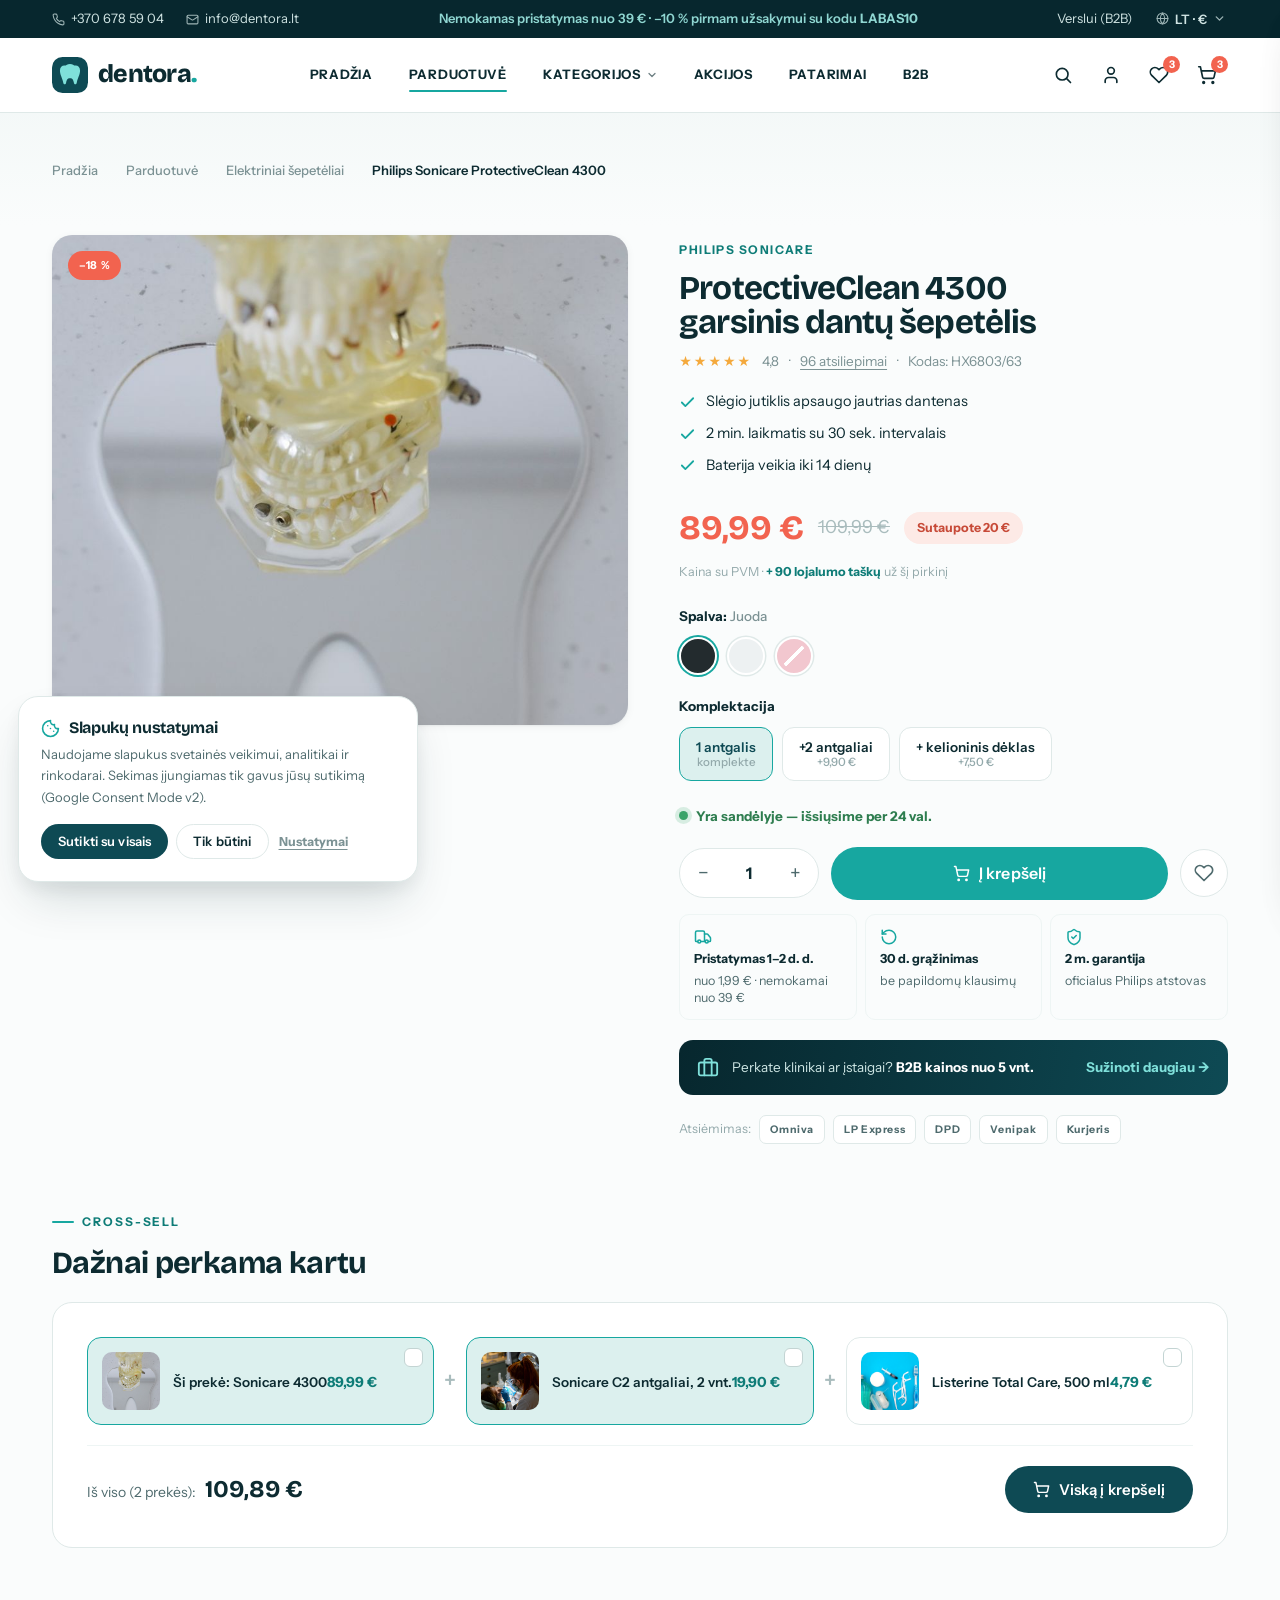
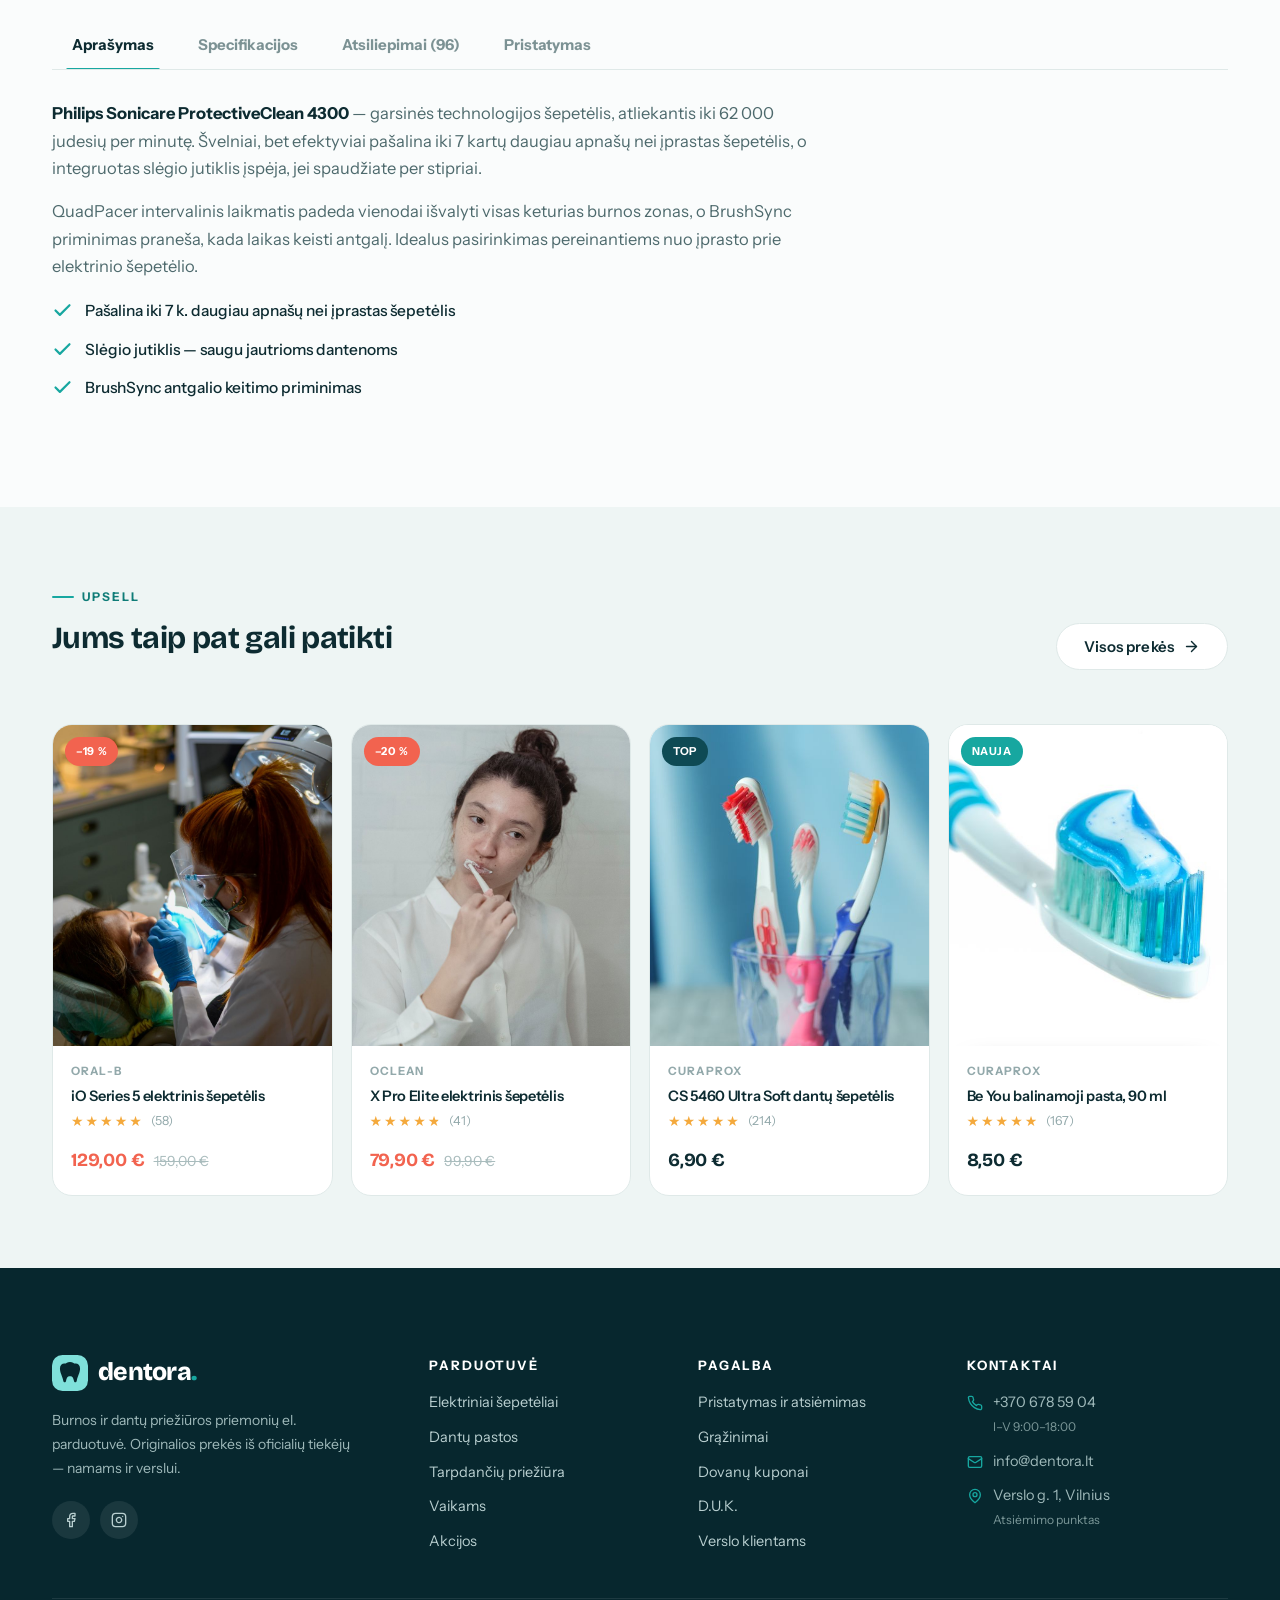
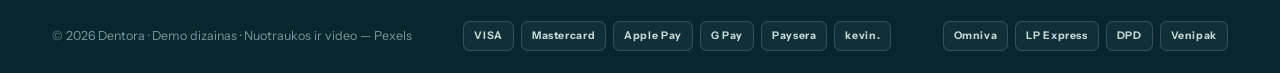
<file: preke.html>
<!doctype html>
<html lang="lt">
<head>
<meta charset="utf-8">
<meta name="viewport" content="width=device-width, initial-scale=1, viewport-fit=cover">
<title>Philips Sonicare 4300 — Dentora</title>
<meta name="description" content="Demo dizainas: prekės puslapis su variantais, „dažnai perkama kartu“ bloku, atsiliepimais ir pranešimu apie grįžusią prekę.">
<link rel="icon" href="data:image/svg+xml,%3Csvg xmlns='http://www.w3.org/2000/svg' viewBox='0 0 24 24'%3E%3Crect width='24' height='24' rx='6' fill='%230E4A54'/%3E%3Cpath d='M12 4.6c-1.9 0-2.3 1.1-3.8 1.1S5.3 6.8 5.3 9c0 3 1.5 4.5 2.2 8.2.3 1.3 1.6 1.4 1.9 0 .4-1.8.7-3 2.6-3s2.2 1.2 2.6 3c.3 1.4 1.6 1.3 1.9 0C17.2 13.5 18.7 12 18.7 9c0-2.2-1.4-3.3-2.9-3.3S13.9 4.6 12 4.6z' fill='%237FE0DA'/%3E%3C/svg%3E">
<link rel="preconnect" href="https://fonts.googleapis.com">
<link rel="preconnect" href="https://fonts.gstatic.com" crossorigin>
<link href="https://fonts.googleapis.com/css2?family=Bricolage+Grotesque:opsz,wght@12..96,500..800&family=Instrument+Sans:ital,wght@0,400..700;1,400&display=swap" rel="stylesheet">
<link rel="stylesheet" href="assets/css/style.css">
</head>
<body>

<svg xmlns="http://www.w3.org/2000/svg" style="display:none" aria-hidden="true">
  <defs>
    <symbol id="i-search" viewBox="0 0 24 24" fill="none" stroke="currentColor" stroke-width="2" stroke-linecap="round" stroke-linejoin="round"><circle cx="11" cy="11" r="7"/><path d="m21 21-4.3-4.3"/></symbol>
    <symbol id="i-heart" viewBox="0 0 24 24" fill="none" stroke="currentColor" stroke-width="2" stroke-linecap="round" stroke-linejoin="round"><path d="M20.8 4.6a5.5 5.5 0 0 0-7.8 0L12 5.6l-1-1a5.5 5.5 0 0 0-7.8 7.8l1 1L12 21l7.8-7.6 1-1a5.5 5.5 0 0 0 0-7.8z"/></symbol>
    <symbol id="i-cart" viewBox="0 0 24 24" fill="none" stroke="currentColor" stroke-width="2" stroke-linecap="round" stroke-linejoin="round"><circle cx="8" cy="21" r="1"/><circle cx="19" cy="21" r="1"/><path d="M2.05 2.05h2l2.66 12.42a2 2 0 0 0 2 1.58h9.78a2 2 0 0 0 1.95-1.57l1.65-7.43H5.12"/></symbol>
    <symbol id="i-user" viewBox="0 0 24 24" fill="none" stroke="currentColor" stroke-width="2" stroke-linecap="round" stroke-linejoin="round"><path d="M19 21v-2a4 4 0 0 0-4-4H9a4 4 0 0 0-4 4v2"/><circle cx="12" cy="7" r="4"/></symbol>
    <symbol id="i-menu" viewBox="0 0 24 24" fill="none" stroke="currentColor" stroke-width="2" stroke-linecap="round"><path d="M4 6h16M4 12h16M4 18h16"/></symbol>
    <symbol id="i-x" viewBox="0 0 24 24" fill="none" stroke="currentColor" stroke-width="2" stroke-linecap="round"><path d="M18 6 6 18M6 6l12 12"/></symbol>
    <symbol id="i-chev" viewBox="0 0 24 24" fill="none" stroke="currentColor" stroke-width="2.5" stroke-linecap="round" stroke-linejoin="round"><path d="m6 9 6 6 6-6"/></symbol>
    <symbol id="i-arrow" viewBox="0 0 24 24" fill="none" stroke="currentColor" stroke-width="2" stroke-linecap="round" stroke-linejoin="round"><path d="M5 12h14"/><path d="m12 5 7 7-7 7"/></symbol>
    <symbol id="i-check" viewBox="0 0 24 24" fill="none" stroke="currentColor" stroke-width="2.5" stroke-linecap="round" stroke-linejoin="round"><path d="M20 6 9 17l-5-5"/></symbol>
    <symbol id="i-truck" viewBox="0 0 24 24" fill="none" stroke="currentColor" stroke-width="2" stroke-linecap="round" stroke-linejoin="round"><path d="M14 18V6a2 2 0 0 0-2-2H4a2 2 0 0 0-2 2v11a1 1 0 0 0 1 1h2"/><path d="M15 18H9"/><path d="M19 18h2a1 1 0 0 0 1-1v-3.65a1 1 0 0 0-.22-.62l-3.48-4.35A1 1 0 0 0 17.52 8H14"/><circle cx="17" cy="18" r="2"/><circle cx="7" cy="18" r="2"/></symbol>
    <symbol id="i-shield" viewBox="0 0 24 24" fill="none" stroke="currentColor" stroke-width="2" stroke-linecap="round" stroke-linejoin="round"><path d="M20 13c0 5-3.5 7.5-7.66 8.95a1 1 0 0 1-.67-.01C7.5 20.5 4 18 4 13V6a1 1 0 0 1 1-1c2 0 4.5-1.2 6.24-2.72a1.17 1.17 0 0 1 1.52 0C14.51 3.81 17 5 19 5a1 1 0 0 1 1 1z"/><path d="m9 12 2 2 4-4"/></symbol>
    <symbol id="i-return" viewBox="0 0 24 24" fill="none" stroke="currentColor" stroke-width="2" stroke-linecap="round" stroke-linejoin="round"><path d="M3 12a9 9 0 1 0 9-9 9.75 9.75 0 0 0-6.74 2.74L3 8"/><path d="M3 3v5h5"/></symbol>
    <symbol id="i-briefcase" viewBox="0 0 24 24" fill="none" stroke="currentColor" stroke-width="2" stroke-linecap="round" stroke-linejoin="round"><path d="M16 20V4a2 2 0 0 0-2-2h-4a2 2 0 0 0-2 2v16"/><rect width="20" height="14" x="2" y="6" rx="2"/></symbol>
    <symbol id="i-phone" viewBox="0 0 24 24" fill="none" stroke="currentColor" stroke-width="2" stroke-linecap="round" stroke-linejoin="round"><path d="M22 16.92v3a2 2 0 0 1-2.18 2 19.79 19.79 0 0 1-8.63-3.07 19.5 19.5 0 0 1-6-6 19.79 19.79 0 0 1-3.07-8.67A2 2 0 0 1 4.11 2h3a2 2 0 0 1 2 1.72 12.84 12.84 0 0 0 .7 2.81 2 2 0 0 1-.45 2.11L8.09 9.91a16 16 0 0 0 6 6l1.27-1.27a2 2 0 0 1 2.11-.45 12.84 12.84 0 0 0 2.81.7A2 2 0 0 1 22 16.92z"/></symbol>
    <symbol id="i-mail" viewBox="0 0 24 24" fill="none" stroke="currentColor" stroke-width="2" stroke-linecap="round" stroke-linejoin="round"><rect width="20" height="16" x="2" y="4" rx="2"/><path d="m22 7-8.97 5.7a1.94 1.94 0 0 1-2.06 0L2 7"/></symbol>
    <symbol id="i-pin" viewBox="0 0 24 24" fill="none" stroke="currentColor" stroke-width="2" stroke-linecap="round" stroke-linejoin="round"><path d="M20 10c0 6-8 12-8 12s-8-6-8-12a8 8 0 0 1 16 0Z"/><circle cx="12" cy="10" r="3"/></symbol>
    <symbol id="i-globe" viewBox="0 0 24 24" fill="none" stroke="currentColor" stroke-width="2" stroke-linecap="round" stroke-linejoin="round"><circle cx="12" cy="12" r="10"/><path d="M12 2a14.5 14.5 0 0 0 0 20 14.5 14.5 0 0 0 0-20"/><path d="M2 12h20"/></symbol>
    <symbol id="i-cookie" viewBox="0 0 24 24" fill="none" stroke="currentColor" stroke-width="2" stroke-linecap="round" stroke-linejoin="round"><path d="M12 2a10 10 0 1 0 10 10 4 4 0 0 1-5-5 4 4 0 0 1-5-5"/><path d="M8.5 8.5v.01"/><path d="M16 15.5v.01"/><path d="M12 12v.01"/></symbol>
    <symbol id="i-bolt" viewBox="0 0 24 24" fill="none" stroke="currentColor" stroke-width="2" stroke-linecap="round" stroke-linejoin="round"><path d="M13 2 3 14h9l-1 8 10-12h-9l1-8z"/></symbol>
    <symbol id="i-bell" viewBox="0 0 24 24" fill="none" stroke="currentColor" stroke-width="2" stroke-linecap="round" stroke-linejoin="round"><path d="M6 8a6 6 0 0 1 12 0c0 7 3 9 3 9H3s3-2 3-9"/><path d="M10.3 21a1.94 1.94 0 0 0 3.4 0"/></symbol>
    <symbol id="i-fb" viewBox="0 0 24 24" fill="none" stroke="currentColor" stroke-width="2" stroke-linecap="round" stroke-linejoin="round"><path d="M18 2h-3a5 5 0 0 0-5 5v3H7v4h3v8h4v-8h3l1-4h-4V7a1 1 0 0 1 1-1h3z"/></symbol>
    <symbol id="i-ig" viewBox="0 0 24 24" fill="none" stroke="currentColor" stroke-width="2" stroke-linecap="round" stroke-linejoin="round"><rect width="20" height="20" x="2" y="2" rx="5"/><path d="M16 11.37A4 4 0 1 1 12.63 8 4 4 0 0 1 16 11.37z"/><path d="M17.5 6.5h.01"/></symbol>
  </defs>
</svg>

<!-- ===== ANTRAŠTĖ ===== -->
<header class="site-header" id="siteHeader">
  <div class="topbar">
    <div class="container topbar__inner">
      <div class="topbar__group">
        <a href="#" data-demo><svg><use href="#i-phone"/></svg><span>+370 678 59 04</span></a>
        <a href="#" data-demo class="topbar__hide-m"><svg><use href="#i-mail"/></svg><span>info@dentora.lt</span></a>
      </div>
      <div class="topbar__promo topbar__hide-m">Nemokamas pristatymas nuo 39 € · –10 % pirmam užsakymui su kodu <b>LABAS10</b></div>
      <div class="topbar__group">
        <a href="b2b.html" class="topbar__hide-m">Verslui (B2B)</a>
        <div class="lang" data-lang>
          <button class="lang__btn" type="button" aria-haspopup="true"><svg width="13" height="13"><use href="#i-globe"/></svg>LT · €<svg width="11" height="11"><use href="#i-chev"/></svg></button>
          <div class="lang__menu">
            <button type="button" class="is-active">🇱🇹 Lietuvių</button>
            <button type="button" data-lang-demo>🇬🇧 English</button>
            <button type="button" data-lang-demo>🇵🇱 Polski</button>
          </div>
        </div>
      </div>
    </div>
  </div>
  <div class="header-main">
    <div class="container header-inner">
      <a class="logo" href="./" aria-label="Dentora — pradžia">
        <svg class="logo__mark" viewBox="0 0 24 24" aria-hidden="true"><rect width="24" height="24" rx="7" fill="#0E4A54"/><path d="M12 4.6c-1.9 0-2.3 1.1-3.8 1.1S5.3 6.8 5.3 9c0 3 1.5 4.5 2.2 8.2.3 1.3 1.6 1.4 1.9 0 .4-1.8.7-3 2.6-3s2.2 1.2 2.6 3c.3 1.4 1.6 1.3 1.9 0C17.2 13.5 18.7 12 18.7 9c0-2.2-1.4-3.3-2.9-3.3S13.9 4.6 12 4.6z" fill="#7FE0DA"/></svg>
        <span>dentora<i>.</i></span>
      </a>
      <nav class="nav" aria-label="Pagrindinis meniu">
        <a class="nav__link" href="./">Pradžia</a>
        <a class="nav__link is-active" href="parduotuve.html">Parduotuvė</a>
        <div class="nav__item">
          <a class="nav__link" href="parduotuve.html">Kategorijos <svg><use href="#i-chev"/></svg></a>
          <div class="nav__sub">
            <a href="parduotuve.html?cat=elektriniai">Elektriniai šepetėliai <small>48</small></a>
            <a href="parduotuve.html?cat=pastos">Dantų pastos <small>156</small></a>
            <a href="parduotuve.html?cat=tarpdanciu">Tarpdančių priežiūra <small>67</small></a>
            <a href="parduotuve.html?cat=skalavimo">Skalavimo skysčiai <small>38</small></a>
            <a href="parduotuve.html?cat=balinimas">Balinimas <small>31</small></a>
            <a href="parduotuve.html?cat=vaikams">Vaikams <small>52</small></a>
            <a href="parduotuve.html" class="nav__sub-all">Visos kategorijos <svg width="14" height="14"><use href="#i-arrow"/></svg></a>
          </div>
        </div>
        <a class="nav__link" href="parduotuve.html?f=akcija">Akcijos</a>
        <a class="nav__link" href="#" data-demo>Patarimai</a>
        <a class="nav__link" href="b2b.html">B2B</a>
      </nav>
      <div class="header-actions">
        <button class="icon-btn" type="button" data-open="search" aria-label="Paieška"><svg><use href="#i-search"/></svg></button>
        <button class="icon-btn" type="button" data-demo aria-label="Paskyra"><svg><use href="#i-user"/></svg></button>
        <button class="icon-btn" type="button" data-count="3" data-wish-count data-demo aria-label="Mėgstamos prekės"><svg><use href="#i-heart"/></svg></button>
        <button class="icon-btn" type="button" data-count="3" data-cart-count data-open="cart" aria-label="Krepšelis"><svg><use href="#i-cart"/></svg></button>
        <button class="icon-btn burger" type="button" data-open="nav" aria-label="Meniu"><svg><use href="#i-menu"/></svg></button>
      </div>
    </div>
  </div>
</header>

<main>

<div class="page-head" style="padding-bottom:clamp(20px,3vw,30px)">
  <div class="container">
    <nav class="crumbs" aria-label="Naršymo kelias">
      <a href="./">Pradžia</a><svg><use href="#i-chev" transform="rotate(-90 12 12)"/></svg>
      <a href="parduotuve.html">Parduotuvė</a><svg><use href="#i-chev" transform="rotate(-90 12 12)"/></svg>
      <a href="parduotuve.html?cat=elektriniai">Elektriniai šepetėliai</a><svg><use href="#i-chev" transform="rotate(-90 12 12)"/></svg>
      <span class="current">Philips Sonicare ProtectiveClean 4300</span>
    </nav>
  </div>
</div>

<section class="section section--tight" style="padding-top:10px">
  <div class="container">
    <div class="pdp">

      <!-- Galerija -->
      <div class="pdp__gallery reveal">
        <div class="pdp__main">
          <span class="badge badge--sale">–18 %</span>
          <img src="assets/img/6502341.jpg" alt="Philips Sonicare ProtectiveClean 4300" data-pdp-main>
        </div>
        <div class="pdp__thumbs" data-pdp-thumbs>
          <button class="is-active" type="button" data-img="assets/img/6502341.jpg"><img src="assets/img/6502341.jpg" alt="1 nuotrauka"></button>
          <button type="button" data-img="assets/img/19976568.jpg"><img src="assets/img/19976568.jpg" alt="2 nuotrauka"></button>
          <button type="button" data-img="assets/img/7622561.jpg"><img src="assets/img/7622561.jpg" alt="3 nuotrauka"></button>
          <button type="button" data-img="assets/img/3958092.jpg"><img src="assets/img/3958092.jpg" alt="4 nuotrauka"></button>
        </div>
      </div>

      <!-- Informacija -->
      <div class="pdp__info reveal" data-delay="1">
        <a class="pdp__brand" href="parduotuve.html">Philips Sonicare</a>
        <h1>ProtectiveClean 4300 garsinis dantų šepetėlis</h1>
        <div class="pdp__rating">
          <span class="stars" style="--r:96%">★★★★★</span>
          <span>4,8</span><span>·</span>
          <a href="#atsiliepimai" data-tab-link="reviews">96 atsiliepimai</a>
          <span>·</span><span>Kodas: HX6803/63</span>
        </div>

        <ul class="pdp__bullets">
          <li><svg><use href="#i-check"/></svg>Slėgio jutiklis apsaugo jautrias dantenas</li>
          <li><svg><use href="#i-check"/></svg>2 min. laikmatis su 30 sek. intervalais</li>
          <li><svg><use href="#i-check"/></svg>Baterija veikia iki 14 dienų</li>
        </ul>

        <div class="pdp__price">
          <span class="price__new is-sale">89,99 €</span>
          <span class="price__old">109,99 €</span>
          <span class="save-chip">Sutaupote 20 €</span>
        </div>
        <p class="pdp__tax">Kaina su PVM · <b style="color:var(--aqua-ink)">+ 90 lojalumo taškų</b> už šį pirkinį</p>

        <div class="opt">
          <div class="opt__label">Spalva: <span data-swatch-name>Juoda</span></div>
          <div class="swatches" data-swatches>
            <button class="swatch is-active" type="button" style="background:#232B2E" data-name="Juoda" aria-label="Juoda"></button>
            <button class="swatch" type="button" style="background:#EDF1F2" data-name="Balta" aria-label="Balta"></button>
            <button class="swatch is-out" type="button" style="background:#F2C7CF" data-name="Rožinė" data-out aria-label="Rožinė (išparduota)"></button>
          </div>
        </div>

        <div class="notify-box" data-notify-box hidden>
          <p><b>Rožinė spalva šiuo metu išparduota.</b> Palikite el. paštą — pranešime vos tik prekė grįš į sandėlį.</p>
          <form data-form="notify">
            <input type="email" placeholder="jusu@pastas.lt" required aria-label="El. paštas pranešimui">
            <button class="btn btn--primary btn--sm" type="submit"><svg width="14" height="14"><use href="#i-bell"/></svg>Pranešti</button>
          </form>
        </div>

        <div class="opt">
          <div class="opt__label">Komplektacija</div>
          <div class="segmented" data-segmented>
            <button class="is-active" type="button">1 antgalis<small>komplekte</small></button>
            <button type="button">+2 antgaliai<small>+9,90 €</small></button>
            <button type="button">+ kelioninis dėklas<small>+7,50 €</small></button>
          </div>
        </div>

        <p class="stock stock--in" data-stock-line>Yra sandėlyje — išsiųsime per 24 val.</p>

        <div class="pdp__buy">
          <span class="qty qty--lg"><button type="button" data-qty="-1" aria-label="Mažiau">−</button><input type="text" value="1" inputmode="numeric" aria-label="Kiekis"><button type="button" data-qty="1" aria-label="Daugiau">+</button></span>
          <button class="btn btn--accent btn--lg" type="button" data-add><svg><use href="#i-cart"/></svg>Į krepšelį</button>
          <button class="wish-lg" type="button" data-wish aria-label="Į mėgstamas"><svg><use href="#i-heart"/></svg></button>
        </div>

        <div class="trust-row">
          <div><svg><use href="#i-truck"/></svg><b>Pristatymas 1–2 d. d.</b>nuo 1,99 € · nemokamai nuo 39 €</div>
          <div><svg><use href="#i-return"/></svg><b>30 d. grąžinimas</b>be papildomų klausimų</div>
          <div><svg><use href="#i-shield"/></svg><b>2 m. garantija</b>oficialus Philips atstovas</div>
        </div>

        <div class="b2b-note">
          <svg><use href="#i-briefcase"/></svg>
          <span>Perkate klinikai ar įstaigai? <b>B2B kainos nuo 5 vnt.</b></span>
          <a href="b2b.html">Sužinoti daugiau →</a>
        </div>

        <div class="ship-row">
          <span>Atsiėmimas:</span>
          <span class="pill-badge">Omniva</span><span class="pill-badge">LP Express</span><span class="pill-badge">DPD</span><span class="pill-badge">Venipak</span><span class="pill-badge">Kurjeris</span>
        </div>
      </div>
    </div>

    <!-- Dažnai perkama kartu -->
    <div class="tabs" style="margin-top:clamp(40px,5vw,60px)">
      <div class="section-head" style="margin-bottom:22px">
        <span class="eyebrow">Cross-sell</span>
        <h2 style="font-size:clamp(1.5rem,2.4vw,2rem)">Dažnai perkama kartu</h2>
      </div>
      <div class="bundle reveal">
        <div class="bundle__items">
          <label class="bundle__item is-checked">
            <input type="checkbox" checked data-bundle-item data-price="89.99" hidden>
            <span class="check__box"><svg><use href="#i-check"/></svg></span>
            <img src="assets/img/6502341.jpg" alt="">
            <span><span class="t">Ši prekė: Sonicare 4300</span><span class="p">89,99 €</span></span>
          </label>
          <span class="bundle__plus">+</span>
          <label class="bundle__item is-checked">
            <input type="checkbox" checked data-bundle-item data-price="19.90" hidden>
            <span class="check__box"><svg><use href="#i-check"/></svg></span>
            <img src="assets/img/19976568.jpg" alt="">
            <span><span class="t">Sonicare C2 antgaliai, 2 vnt.</span><span class="p">19,90 €</span></span>
          </label>
          <span class="bundle__plus">+</span>
          <label class="bundle__item">
            <input type="checkbox" data-bundle-item data-price="4.79" hidden>
            <span class="check__box"><svg><use href="#i-check"/></svg></span>
            <img src="assets/img/30551804.jpg" alt="">
            <span><span class="t">Listerine Total Care, 500 ml</span><span class="p">4,79 €</span></span>
          </label>
        </div>
        <div class="bundle__foot">
          <span class="bundle__total">Iš viso (<span data-bundle-count>2</span> prekės): <b data-bundle-total>109,89 €</b></span>
          <button class="btn btn--primary" type="button" data-bundle-add><svg><use href="#i-cart"/></svg>Viską į krepšelį</button>
        </div>
      </div>
    </div>

    <!-- Tabai -->
    <div class="tabs" id="atsiliepimai">
      <div class="tab-btns" data-tabs role="tablist">
        <button class="is-active" type="button" data-tab="desc">Aprašymas</button>
        <button type="button" data-tab="specs">Specifikacijos</button>
        <button type="button" data-tab="reviews">Atsiliepimai (96)</button>
        <button type="button" data-tab="delivery">Pristatymas</button>
      </div>

      <div class="tab-panel is-active" data-tab-panel="desc">
        <p><b style="color:var(--ink)">Philips Sonicare ProtectiveClean 4300</b> — garsinės technologijos šepetėlis, atliekantis iki 62 000 judesių per minutę. Švelniai, bet efektyviai pašalina iki 7 kartų daugiau apnašų nei įprastas šepetėlis, o integruotas slėgio jutiklis įspėja, jei spaudžiate per stipriai.</p>
        <p>QuadPacer intervalinis laikmatis padeda vienodai išvalyti visas keturias burnos zonas, o BrushSync priminimas praneša, kada laikas keisti antgalį. Idealus pasirinkimas pereinantiems nuo įprasto prie elektrinio šepetėlio.</p>
        <ul class="checklist" style="margin-top:18px">
          <li><svg><use href="#i-check"/></svg><span>Pašalina iki 7 k. daugiau apnašų nei įprastas šepetėlis</span></li>
          <li><svg><use href="#i-check"/></svg><span>Slėgio jutiklis — saugu jautrioms dantenoms</span></li>
          <li><svg><use href="#i-check"/></svg><span>BrushSync antgalio keitimo priminimas</span></li>
        </ul>
      </div>

      <div class="tab-panel" data-tab-panel="specs">
        <table class="spec-table">
          <tr><th>Modelis</th><td>HX6803/63</td></tr>
          <tr><th>Technologija</th><td>Garsinė (Sonic), 62 000 judesių/min.</td></tr>
          <tr><th>Režimai</th><td>Clean (2 intensyvumo lygiai)</td></tr>
          <tr><th>Baterija</th><td>Ličio jonų, iki 14 d. veikimo</td></tr>
          <tr><th>Laikmatis</th><td>SmarTimer 2 min. + QuadPacer</td></tr>
          <tr><th>Komplekte</th><td>Šepetėlis, C2 antgalis, įkroviklis</td></tr>
          <tr><th>Garantija</th><td>24 mėn.</td></tr>
        </table>
      </div>

      <div class="tab-panel" data-tab-panel="reviews">
        <div class="rating-summary" style="justify-content:flex-start;margin:0 0 8px">
          <span class="stars" style="--r:96%">★★★★★</span>
          <span><b>4,8</b> iš 5 · 96 atsiliepimai</span>
        </div>
        <div class="review">
          <div class="review__head"><span class="avatar">EG</span><div><b>Eglė G.</b><br><small>2026-09-14</small></div><span class="review__badge">✓ Patvirtintas pirkimas</span></div>
          <span class="stars" style="--r:100%">★★★★★</span>
          <p>Pirmas elektrinis šepetėlis — skirtumas milžiniškas. Dantys glotnesni jau po savaitės, o slėgio jutiklis tikrai veikia.</p>
        </div>
        <div class="review">
          <div class="review__head"><span class="avatar">JP</span><div><b>Jonas P.</b><br><small>2026-08-30</small></div><span class="review__badge">✓ Patvirtintas pirkimas</span></div>
          <span class="stars" style="--r:100%">★★★★★</span>
          <p>Greitas pristatymas, prekė originali, kaina geriausia rinkoje. Baterija laiko dar ilgiau nei žadėta.</p>
        </div>
        <div class="review">
          <div class="review__head"><span class="avatar">AK</span><div><b>Aistė K.</b><br><small>2026-08-11</small></div><span class="review__badge">✓ Patvirtintas pirkimas</span></div>
          <span class="stars" style="--r:80%">★★★★★</span>
          <p>Puikus šepetėlis, tik norėtųsi daugiau režimų. Šiaip kokybė — be priekaištų.</p>
        </div>
        <button class="btn btn--outline" type="button" data-demo style="margin-top:20px">Rodyti visus atsiliepimus</button>
      </div>

      <div class="tab-panel" data-tab-panel="delivery">
        <table class="spec-table">
          <tr><th>Omniva / LP Express paštomatai</th><td>1,99 € · 1–2 d. d.</td></tr>
          <tr><th>DPD / Venipak paštomatai</th><td>1,99 € · 1–2 d. d.</td></tr>
          <tr><th>Kurjeris į namus</th><td>3,49 € · 1–2 d. d.</td></tr>
          <tr><th>Atsiėmimas Vilniuje</th><td>Nemokamai · tą pačią dieną</td></tr>
          <tr><th>Užsakymams nuo 39 €</th><td><b style="color:var(--aqua-ink)">Pristatymas nemokamas</b></td></tr>
        </table>
        <p style="margin-top:16px;font-size:14px">Sąskaita faktūra sugeneruojama automatiškai užsakymo kalba (LT / EN / PL) ir atsiunčiama el. paštu.</p>
      </div>
    </div>
  </div>
</section>

<!-- Panašios prekės -->
<section class="section section--soft section--tight">
  <div class="container">
    <div class="section-head section-head--row reveal">
      <div>
        <span class="eyebrow">Upsell</span>
        <h2 style="font-size:clamp(1.5rem,2.4vw,2rem)">Jums taip pat gali patikti</h2>
      </div>
      <a class="btn btn--outline" href="parduotuve.html">Visos prekės <svg><use href="#i-arrow"/></svg></a>
    </div>
    <div class="prod-grid">
      <article class="prod-card reveal">
        <div class="prod-card__media">
          <img class="main" src="assets/img/19976568.jpg" alt="Oral-B iO elektrinis šepetėlis" loading="lazy">
          <img class="alt" src="assets/img/6502341.jpg" alt="" loading="lazy">
          <div class="prod-card__badges"><span class="badge badge--sale">–19 %</span></div>
          <button class="prod-card__wish" type="button" data-wish aria-label="Į mėgstamas"><svg><use href="#i-heart"/></svg></button>
          <div class="prod-card__quick"><button class="btn btn--primary" type="button" data-add>Į krepšelį</button></div>
        </div>
        <div class="prod-card__body">
          <span class="prod-card__brand">Oral-B</span>
          <h3 class="prod-card__title"><a href="preke.html">iO Series 5 elektrinis šepetėlis</a></h3>
          <div class="prod-card__meta"><span class="stars" style="--r:98%">★★★★★</span><span>(58)</span></div>
          <div class="prod-card__price price"><span class="price__new is-sale">129,00 €</span><span class="price__old">159,00 €</span></div>
        </div>
      </article>
      <article class="prod-card reveal" data-delay="1">
        <div class="prod-card__media">
          <img class="main" src="assets/img/7622561.jpg" alt="Oclean X Pro elektrinis šepetėlis" loading="lazy">
          <img class="alt" src="assets/img/6502341.jpg" alt="" loading="lazy">
          <div class="prod-card__badges"><span class="badge badge--sale">–20 %</span></div>
          <button class="prod-card__wish" type="button" data-wish aria-label="Į mėgstamas"><svg><use href="#i-heart"/></svg></button>
          <div class="prod-card__quick"><button class="btn btn--primary" type="button" data-add>Į krepšelį</button></div>
        </div>
        <div class="prod-card__body">
          <span class="prod-card__brand">Oclean</span>
          <h3 class="prod-card__title"><a href="preke.html">X Pro Elite elektrinis šepetėlis</a></h3>
          <div class="prod-card__meta"><span class="stars" style="--r:94%">★★★★★</span><span>(41)</span></div>
          <div class="prod-card__price price"><span class="price__new is-sale">79,90 €</span><span class="price__old">99,90 €</span></div>
        </div>
      </article>
      <article class="prod-card reveal" data-delay="2">
        <div class="prod-card__media">
          <img class="main" src="assets/img/13466251.jpg" alt="Curaprox dantų šepetėlis" loading="lazy">
          <img class="alt" src="assets/img/4269368.jpg" alt="" loading="lazy">
          <div class="prod-card__badges"><span class="badge badge--top">Top</span></div>
          <button class="prod-card__wish" type="button" data-wish aria-label="Į mėgstamas"><svg><use href="#i-heart"/></svg></button>
          <div class="prod-card__quick"><button class="btn btn--primary" type="button" data-add>Į krepšelį</button></div>
        </div>
        <div class="prod-card__body">
          <span class="prod-card__brand">Curaprox</span>
          <h3 class="prod-card__title"><a href="preke.html">CS 5460 Ultra Soft dantų šepetėlis</a></h3>
          <div class="prod-card__meta"><span class="stars" style="--r:98%">★★★★★</span><span>(214)</span></div>
          <div class="prod-card__price price"><span class="price__new">6,90 €</span></div>
        </div>
      </article>
      <article class="prod-card reveal" data-delay="3">
        <div class="prod-card__media">
          <img class="main" src="assets/img/216729.jpg" alt="Curaprox Be You pasta" loading="lazy">
          <img class="alt" src="assets/img/7622561.jpg" alt="" loading="lazy">
          <div class="prod-card__badges"><span class="badge badge--new">Nauja</span></div>
          <button class="prod-card__wish" type="button" data-wish aria-label="Į mėgstamas"><svg><use href="#i-heart"/></svg></button>
          <div class="prod-card__quick"><button class="btn btn--primary" type="button" data-add>Į krepšelį</button></div>
        </div>
        <div class="prod-card__body">
          <span class="prod-card__brand">Curaprox</span>
          <h3 class="prod-card__title"><a href="preke.html">Be You balinamoji pasta, 90 ml</a></h3>
          <div class="prod-card__meta"><span class="stars" style="--r:96%">★★★★★</span><span>(167)</span></div>
          <div class="prod-card__price price"><span class="price__new">8,50 €</span></div>
        </div>
      </article>
    </div>
  </div>
</section>

</main>

<!-- ===== FOOTER ===== -->
<footer class="footer">
  <div class="container">
    <div class="footer__grid">
      <div class="footer__about">
        <a class="logo" href="./"><svg class="logo__mark" viewBox="0 0 24 24" aria-hidden="true"><rect width="24" height="24" rx="7" fill="#7FE0DA"/><path d="M12 4.6c-1.9 0-2.3 1.1-3.8 1.1S5.3 6.8 5.3 9c0 3 1.5 4.5 2.2 8.2.3 1.3 1.6 1.4 1.9 0 .4-1.8.7-3 2.6-3s2.2 1.2 2.6 3c.3 1.4 1.6 1.3 1.9 0C17.2 13.5 18.7 12 18.7 9c0-2.2-1.4-3.3-2.9-3.3S13.9 4.6 12 4.6z" fill="#07272E"/></svg><span>dentora<i>.</i></span></a>
        <p>Burnos ir dantų priežiūros priemonių el. parduotuvė. Originalios prekės iš oficialių tiekėjų — namams ir verslui.</p>
        <div class="socials">
          <a href="#" data-demo aria-label="Facebook"><svg><use href="#i-fb"/></svg></a>
          <a href="#" data-demo aria-label="Instagram"><svg><use href="#i-ig"/></svg></a>
        </div>
      </div>
      <div>
        <h4>Parduotuvė</h4>
        <ul>
          <li><a href="parduotuve.html?cat=elektriniai">Elektriniai šepetėliai</a></li>
          <li><a href="parduotuve.html?cat=pastos">Dantų pastos</a></li>
          <li><a href="parduotuve.html?cat=tarpdanciu">Tarpdančių priežiūra</a></li>
          <li><a href="parduotuve.html?cat=vaikams">Vaikams</a></li>
          <li><a href="parduotuve.html?f=akcija">Akcijos</a></li>
        </ul>
      </div>
      <div>
        <h4>Pagalba</h4>
        <ul>
          <li><a href="#" data-demo>Pristatymas ir atsiėmimas</a></li>
          <li><a href="#" data-demo>Grąžinimai</a></li>
          <li><a href="#" data-demo>Dovanų kuponai</a></li>
          <li><a href="#" data-demo>D.U.K.</a></li>
          <li><a href="b2b.html">Verslo klientams</a></li>
        </ul>
      </div>
      <div>
        <h4>Kontaktai</h4>
        <ul class="footer__contact">
          <li><svg><use href="#i-phone"/></svg><span>+370 678 59 04<br><small style="color:#7C9899">I–V 9:00–18:00</small></span></li>
          <li><svg><use href="#i-mail"/></svg><span>info@dentora.lt</span></li>
          <li><svg><use href="#i-pin"/></svg><span>Verslo g. 1, Vilnius<br><small style="color:#7C9899">Atsiėmimo punktas</small></span></li>
        </ul>
      </div>
    </div>
    <div class="footer__bottom">
      <span>© 2026 Dentora · Demo dizainas · Nuotraukos ir video — Pexels</span>
      <div class="badge-row">
        <span class="pill-badge">VISA</span><span class="pill-badge">Mastercard</span><span class="pill-badge">Apple Pay</span><span class="pill-badge">G Pay</span><span class="pill-badge">Paysera</span><span class="pill-badge">kevin.</span>
      </div>
      <div class="badge-row">
        <span class="pill-badge">Omniva</span><span class="pill-badge">LP Express</span><span class="pill-badge">DPD</span><span class="pill-badge">Venipak</span>
      </div>
    </div>
  </div>
</footer>

<!-- ===== OVERLAY'AI ===== -->
<div class="backdrop" data-backdrop></div>

<div class="search-overlay" data-panel="search" role="dialog" aria-label="Paieška">
  <div class="search-box">
    <form data-form="search">
      <svg width="19" height="19" style="color:#93A9AB"><use href="#i-search"/></svg>
      <input type="search" placeholder="Ieškoti prekių, kategorijų, prekės ženklų…" aria-label="Paieška" id="search-input">
      <button class="btn btn--primary btn--sm" type="submit">Ieškoti</button>
    </form>
    <div class="search-box__meta">Populiariausios užklausos:</div>
    <div class="search-box__tags">
      <button type="button" data-search-tag>elektrinis šepetėlis</button>
      <button type="button" data-search-tag>curaprox</button>
      <button type="button" data-search-tag>balinimo juostelės</button>
      <button type="button" data-search-tag>irigatorius</button>
      <button type="button" data-search-tag>pasta be fluoro</button>
    </div>
    <div class="search-box__note"><svg><use href="#i-bolt"/></svg>Gyvoje svetainėje rezultatai rodomi realiu laiku (AJAX paieška su prekių kortelėmis).</div>
  </div>
</div>

<aside class="minicart" data-panel="cart" role="dialog" aria-label="Krepšelis">
  <div class="minicart__head">
    <h3>Krepšelis <span class="muted" data-cart-qty>(3)</span></h3>
    <button class="icon-btn" type="button" data-close aria-label="Uždaryti"><svg><use href="#i-x"/></svg></button>
  </div>
  <div class="freeship">
    <span data-freeship-label>Iki <strong>nemokamo pristatymo</strong> liko <strong data-freeship-left>19,70 €</strong></span>
    <div class="freeship__bar"><div class="freeship__fill" data-freeship-fill></div></div>
  </div>
  <div class="minicart__items" data-cart-items>
    <div class="cart-item" data-price="8.50">
      <img src="assets/img/216729.jpg" alt="">
      <div class="cart-item__body">
        <p class="cart-item__title">Curaprox Be You balinamoji pasta</p>
        <p class="cart-item__meta">90 ml · Persikų skonio</p>
        <div class="cart-item__row">
          <span class="qty"><button type="button" data-qty="-1" aria-label="Mažiau">−</button><input type="text" value="1" inputmode="numeric" aria-label="Kiekis"><button type="button" data-qty="1" aria-label="Daugiau">+</button></span>
          <span class="cart-item__price">8,50 €</span>
          <button class="cart-item__remove" type="button" aria-label="Pašalinti"><svg><use href="#i-x"/></svg></button>
        </div>
      </div>
    </div>
    <div class="cart-item" data-price="5.40">
      <img src="assets/img/5938281.jpg" alt="">
      <div class="cart-item__body">
        <p class="cart-item__title">TePe tarpdančių šepetėlių rinkinys</p>
        <p class="cart-item__meta">8 vnt. · Mišrūs dydžiai</p>
        <div class="cart-item__row">
          <span class="qty"><button type="button" data-qty="-1" aria-label="Mažiau">−</button><input type="text" value="2" inputmode="numeric" aria-label="Kiekis"><button type="button" data-qty="1" aria-label="Daugiau">+</button></span>
          <span class="cart-item__price">10,80 €</span>
          <button class="cart-item__remove" type="button" aria-label="Pašalinti"><svg><use href="#i-x"/></svg></button>
        </div>
      </div>
    </div>
  </div>
  <div class="minicart__foot">
    <div class="minicart__total"><span>Tarpinė suma</span><span data-cart-total>19,30 €</span></div>
    <button class="btn btn--accent btn--block" type="button" data-demo>Apmokėti</button>
    <button class="btn btn--outline btn--block" type="button" data-close>Tęsti apsipirkimą</button>
    <p class="minicart__note">Demo krepšelis — pristatymo kaina apskaičiuojama apmokėjimo žingsnyje.</p>
  </div>
</aside>

<nav class="mobile-nav" data-panel="nav" aria-label="Mobilus meniu">
  <div class="mobile-nav__head">
    <span class="logo" style="font-size:21px"><svg class="logo__mark" style="width:30px;height:30px" viewBox="0 0 24 24" aria-hidden="true"><rect width="24" height="24" rx="7" fill="#0E4A54"/><path d="M12 4.6c-1.9 0-2.3 1.1-3.8 1.1S5.3 6.8 5.3 9c0 3 1.5 4.5 2.2 8.2.3 1.3 1.6 1.4 1.9 0 .4-1.8.7-3 2.6-3s2.2 1.2 2.6 3c.3 1.4 1.6 1.3 1.9 0C17.2 13.5 18.7 12 18.7 9c0-2.2-1.4-3.3-2.9-3.3S13.9 4.6 12 4.6z" fill="#7FE0DA"/></svg><span>dentora<i>.</i></span></span>
    <button class="icon-btn" type="button" data-close aria-label="Uždaryti"><svg><use href="#i-x"/></svg></button>
  </div>
  <a href="./">Pradžia</a>
  <a href="parduotuve.html">Parduotuvė</a>
  <a href="parduotuve.html?cat=elektriniai">Elektriniai šepetėliai <small>48</small></a>
  <a href="parduotuve.html?cat=pastos">Dantų pastos <small>156</small></a>
  <a href="parduotuve.html?cat=vaikams">Vaikams <small>52</small></a>
  <a href="parduotuve.html?f=akcija">Akcijos</a>
  <a href="b2b.html">Verslui (B2B)</a>
  <a class="btn btn--primary" href="parduotuve.html">Apžiūrėti parduotuvę</a>
</nav>

<div class="cookiebar" data-cookiebar>
  <div data-cookie-view="main">
    <h4><svg><use href="#i-cookie"/></svg>Slapukų nustatymai</h4>
    <p>Naudojame slapukus svetainės veikimui, analitikai ir rinkodarai. Sekimas įjungiamas tik gavus jūsų sutikimą (Google Consent Mode v2).</p>
    <div class="cookiebar__btns">
      <button class="btn btn--primary" type="button" data-cookie="all">Sutikti su visais</button>
      <button class="btn btn--outline" type="button" data-cookie="necessary">Tik būtini</button>
      <button class="cookiebar__settings" type="button" data-cookie-settings>Nustatymai</button>
    </div>
  </div>
  <div data-cookie-view="settings" hidden>
    <h4><svg><use href="#i-cookie"/></svg>Pasirinkite slapukus</h4>
    <div class="cookie-toggles">
      <div class="cookie-toggle"><div><b>Būtini</b><small>Svetainės veikimui — visada aktyvūs</small></div><label class="switch"><input type="checkbox" checked disabled><i></i></label></div>
      <div class="cookie-toggle"><div><b>Analitiniai</b><small>Google Analytics 4</small></div><label class="switch"><input type="checkbox" id="ck-analytics"><i></i></label></div>
      <div class="cookie-toggle"><div><b>Rinkodaros</b><small>Meta Pixel, Google Ads</small></div><label class="switch"><input type="checkbox" id="ck-marketing"><i></i></label></div>
    </div>
    <div class="cookiebar__btns">
      <button class="btn btn--primary" type="button" data-cookie="custom">Išsaugoti pasirinkimą</button>
    </div>
  </div>
</div>

<div class="toast-stack" data-toasts aria-live="polite"></div>

<script src="assets/js/main.js"></script>
</body>
</html>
</file>
<file: assets/css/style.css>
/* ============================================================
   DENTORA — burnos priežiūros e-parduotuvės demo dizainas
   Stilius: Salient-tipo sekcijos, parallax, santūrus premium
   Layout: pilno pločio sekcijų srautas, 1240px konteineris
   ============================================================ */

:root{
  /* Spalvos */
  --paper:#FAFCFC;        /* puslapio fonas */
  --mist:#EEF5F4;         /* švelnios sekcijos / žymės */
  --ink:#0D2B31;          /* antraštės */
  --slate:#4E6A6D;        /* tekstas */
  --petrol:#0E4A54;       /* pagrindinė brand spalva */
  --deep:#07272E;         /* footer / overlay */
  --aqua:#17A7A0;         /* akcentas */
  --aqua-ink:#0E7C77;     /* akcentas hover */
  --aqua-mist:#DCF0EE;    /* akcento fonas */
  --coral:#F2634F;        /* akcijų ženkliukai */
  --amber:#F4A93C;        /* žvaigždutės */
  --line:#DFE9E8;
  --white:#FFFFFF;
  /* Šriftai */
  --font-display:"Bricolage Grotesque", "Instrument Sans", system-ui, sans-serif;
  --font-body:"Instrument Sans", system-ui, -apple-system, "Segoe UI", sans-serif;
  /* Kita */
  --r-lg:20px; --r-md:14px; --r-sm:10px;
  --shadow-s:0 1px 2px rgba(13,43,49,.05),0 2px 8px rgba(13,43,49,.05);
  --shadow-m:0 6px 18px rgba(13,43,49,.08),0 2px 6px rgba(13,43,49,.05);
  --shadow-l:0 24px 48px -12px rgba(13,43,49,.18),0 8px 20px rgba(13,43,49,.06);
  --header-h:74px; --topbar-h:38px;
  --container:1240px;
  color-scheme:light;
}

/* ---------- Bazė ---------- */
*,*::before,*::after{box-sizing:border-box}
html{scroll-behavior:smooth;-webkit-text-size-adjust:100%}
body{
  margin:0;
  font-family:var(--font-body);
  font-size:16.5px;line-height:1.65;
  color:var(--slate);
  background:var(--paper);
  -webkit-font-smoothing:antialiased;
}
img{max-width:100%;display:block}
h1,h2,h3,h4{
  font-family:var(--font-display);
  color:var(--ink);
  line-height:1.12;
  letter-spacing:-.02em;
  margin:0 0 .5em;
  text-wrap:balance;
  font-weight:700;
}
h1{font-size:clamp(2.5rem,5.2vw,4.3rem);line-height:1.04;letter-spacing:-.028em}
h2{font-size:clamp(1.85rem,3.2vw,2.8rem)}
h3{font-size:clamp(1.2rem,1.8vw,1.45rem)}
p{margin:0 0 1em}
a{color:var(--aqua-ink);text-decoration:none}
a:hover{color:var(--petrol)}
button{font-family:inherit;cursor:pointer}
input,select,textarea{font-family:inherit;font-size:15px;color:var(--ink)}
::selection{background:var(--aqua);color:#fff}
:focus-visible{outline:2px solid var(--aqua);outline-offset:2px;border-radius:4px}
[hidden]{display:none!important}

.container{max-width:var(--container);margin-inline:auto;padding-inline:clamp(16px,4vw,32px)}
.section{padding-block:clamp(64px,9vw,106px)}
.section--soft{background:var(--mist)}
.section--tight{padding-block:clamp(44px,6vw,72px)}
.muted{color:#7C9294}
.nowrap{white-space:nowrap}

.section-head{max-width:640px;margin-bottom:clamp(34px,5vw,54px)}
.section-head--center{margin-inline:auto;text-align:center}
.section-head--row{max-width:none;display:flex;align-items:flex-end;justify-content:space-between;gap:24px;flex-wrap:wrap}
.section-head--row>div{max-width:640px}
.section-head p{margin-bottom:0}
.eyebrow{
  display:inline-flex;align-items:center;gap:8px;
  font-size:12px;font-weight:700;letter-spacing:.16em;text-transform:uppercase;
  color:var(--aqua-ink);margin-bottom:14px;
}
.eyebrow::before{content:"";width:22px;height:2px;background:var(--aqua);border-radius:2px}
.section-head--center .eyebrow::after{content:"";width:22px;height:2px;background:var(--aqua);border-radius:2px}

/* ---------- Mygtukai ---------- */
.btn{
  display:inline-flex;align-items:center;justify-content:center;gap:9px;
  padding:14px 27px;border-radius:999px;border:1.5px solid transparent;
  font-size:15px;font-weight:600;letter-spacing:.01em;line-height:1;
  transition:transform .25s ease,box-shadow .25s ease,background .25s ease,color .25s ease,border-color .25s;
  text-decoration:none;white-space:nowrap;
}
.btn svg{width:17px;height:17px;flex:none}
.btn--primary{background:var(--petrol);color:#fff}
.btn--primary:hover{background:var(--deep);color:#fff;transform:translateY(-2px);box-shadow:0 12px 24px -8px rgba(7,39,46,.45)}
.btn--accent{background:var(--aqua);color:#fff}
.btn--accent:hover{background:var(--aqua-ink);color:#fff;transform:translateY(-2px);box-shadow:0 12px 24px -8px rgba(23,167,160,.5)}
.btn--light{background:#fff;color:var(--ink);box-shadow:var(--shadow-s)}
.btn--light:hover{color:var(--petrol);transform:translateY(-2px);box-shadow:var(--shadow-m)}
.btn--ghost{border-color:rgba(255,255,255,.55);color:#fff;background:rgba(255,255,255,.06);backdrop-filter:blur(6px)}
.btn--ghost:hover{border-color:#fff;background:rgba(255,255,255,.14);color:#fff;transform:translateY(-2px)}
.btn--outline{border-color:var(--line);color:var(--ink);background:#fff}
.btn--outline:hover{border-color:var(--aqua);color:var(--aqua-ink)}
.btn--sm{padding:10px 18px;font-size:13.5px}
.btn--lg{padding:17px 34px;font-size:16px}
.btn--block{width:100%}

/* ---------- Viršutinė juosta + antraštė ---------- */
.site-header{
  position:fixed;inset-inline:0;top:env(safe-area-inset-top,0px);z-index:120;
  transition:background .35s ease,box-shadow .35s ease;
}
.topbar{
  height:var(--topbar-h);font-size:13px;
  background:var(--deep);color:#AECBCB;
  transition:margin-top .35s ease;
}
.topbar__inner{height:100%;display:flex;align-items:center;justify-content:space-between;gap:16px}
.topbar a{color:#CFE3E2;display:inline-flex;align-items:center;gap:6px}
.topbar a:hover{color:#fff}
.topbar svg{width:13px;height:13px;opacity:.75}
.topbar__group{display:flex;align-items:center;gap:22px;min-width:0}
.topbar__promo{color:#8FD6D1;font-weight:600;overflow:hidden;text-overflow:ellipsis;white-space:nowrap}
.is-scrolled .topbar{margin-top:calc(var(--topbar-h)*-1)}

.lang{position:relative}
.lang__btn{display:inline-flex;align-items:center;gap:6px;background:none;border:0;color:#CFE3E2;font-size:13px;font-weight:600;padding:4px 2px}
.lang__btn:hover{color:#fff}
.lang__menu{
  position:absolute;top:calc(100% + 8px);right:0;min-width:150px;z-index:50;
  background:#fff;border-radius:var(--r-sm);box-shadow:var(--shadow-l);
  padding:6px;opacity:0;visibility:hidden;transform:translateY(6px);
  transition:.25s ease;
}
.lang.is-open .lang__menu{opacity:1;visibility:visible;transform:none}
.lang__menu button{
  display:flex;width:100%;align-items:center;gap:9px;padding:9px 12px;border:0;background:none;
  border-radius:8px;font-size:13.5px;font-weight:500;color:var(--ink);
}
.lang__menu button:hover{background:var(--mist)}
.lang__menu .is-active{color:var(--aqua-ink);font-weight:700}

.header-main{height:var(--header-h);background:transparent;transition:background .3s}
.header-inner{height:100%;display:flex;align-items:center;gap:clamp(18px,3vw,40px)}
.site-header:not(.site-header--overlay),
.site-header.is-scrolled{background:rgba(255,255,255,.94);backdrop-filter:blur(14px);box-shadow:0 1px 0 var(--line)}
.site-header.is-scrolled{box-shadow:0 10px 30px -18px rgba(13,43,49,.25),0 1px 0 var(--line)}

.logo{display:inline-flex;align-items:center;gap:10px;font-family:var(--font-display);font-weight:800;font-size:25px;letter-spacing:-.03em;color:var(--ink)}
.logo:hover{color:var(--ink)}
.logo__mark{width:36px;height:36px;flex:none}
.logo span i{font-style:normal;color:var(--aqua)}
.site-header--overlay:not(.is-scrolled) .logo{color:#fff}

.nav{display:flex;align-items:center;gap:clamp(4px,1vw,10px);margin-inline:auto}
.nav__link{
  position:relative;display:inline-flex;align-items:center;gap:5px;
  padding:10px 13px;font-size:13px;font-weight:700;letter-spacing:.055em;text-transform:uppercase;
  color:var(--ink);border-radius:8px;
}
.nav__link svg{width:12px;height:12px;opacity:.6;transition:transform .25s}
.nav__link::after{
  content:"";position:absolute;left:13px;right:13px;bottom:4px;height:2px;border-radius:2px;
  background:var(--aqua);transform:scaleX(0);transform-origin:left;transition:transform .3s ease;
}
.nav__link:hover{color:var(--ink)}
.nav__link:hover::after,.nav__link.is-active::after{transform:scaleX(1)}
.site-header--overlay:not(.is-scrolled) .nav__link{color:rgba(255,255,255,.92)}
.site-header--overlay:not(.is-scrolled) .nav__link:hover{color:#fff}

.nav__item{position:relative}
.nav__item:hover .nav__link svg,.nav__item:focus-within .nav__link svg{transform:rotate(180deg)}
.nav__sub{
  position:absolute;top:100%;left:0;min-width:270px;padding:10px;z-index:60;
  background:#fff;border-radius:var(--r-md);box-shadow:var(--shadow-l);
  opacity:0;visibility:hidden;transform:translateY(10px);transition:.28s ease;
}
.nav__item:hover .nav__sub,.nav__item:focus-within .nav__sub{opacity:1;visibility:visible;transform:none}
.nav__sub a{
  display:flex;align-items:center;justify-content:space-between;gap:14px;
  padding:10px 13px;border-radius:9px;font-size:14.5px;font-weight:600;color:var(--ink);
}
.nav__sub a small{color:#93A9AB;font-weight:500}
.nav__sub a:hover{background:var(--mist);color:var(--petrol)}
.nav__sub .nav__sub-all{border-top:1px solid var(--line);margin-top:6px;color:var(--aqua-ink)}

.header-actions{display:flex;align-items:center;gap:6px}
.icon-btn{
  position:relative;display:inline-flex;align-items:center;justify-content:center;
  width:42px;height:42px;border-radius:50%;border:0;background:transparent;color:var(--ink);
  transition:background .25s,color .25s,transform .2s;
}
.icon-btn svg{width:20px;height:20px}
.icon-btn:hover{background:var(--mist);transform:translateY(-1px)}
.site-header--overlay:not(.is-scrolled) .icon-btn{color:#fff}
.site-header--overlay:not(.is-scrolled) .icon-btn:hover{background:rgba(255,255,255,.14)}
.icon-btn[data-count]::after{
  content:attr(data-count);position:absolute;top:2px;right:0;
  min-width:17px;height:17px;padding:0 4px;border-radius:999px;
  background:var(--coral);color:#fff;font-size:10.5px;font-weight:700;line-height:17px;text-align:center;
}
.icon-btn.bump{animation:bump .5s ease}
@keyframes bump{30%{transform:scale(1.25)}}
.burger{display:none}

/* Mobilus meniu */
.mobile-nav{
  position:fixed;top:0;right:0;bottom:0;width:min(360px,88vw);z-index:200;
  background:#fff;box-shadow:var(--shadow-l);padding:26px 26px calc(26px + env(safe-area-inset-bottom,0px));
  transform:translateX(105%);transition:transform .4s cubic-bezier(.22,.8,.3,1);
  display:flex;flex-direction:column;gap:6px;overflow-y:auto;
}
.mobile-nav.is-open{transform:none}
.mobile-nav__head{display:flex;align-items:center;justify-content:space-between;margin-bottom:14px}
.mobile-nav a{padding:13px 8px;font-size:17px;font-weight:700;color:var(--ink);border-bottom:1px solid var(--mist)}
.mobile-nav a small{color:#93A9AB;font-weight:500;font-size:13px;margin-left:8px}
.mobile-nav .btn{margin-top:18px}

.backdrop{
  position:fixed;inset:0;z-index:150;background:rgba(7,39,46,.5);backdrop-filter:blur(3px);
  opacity:0;visibility:hidden;transition:.35s ease;
}
.backdrop.is-open{opacity:1;visibility:visible}

/* Paieškos overlay */
.search-overlay{
  position:fixed;inset:0;z-index:210;display:grid;place-items:start center;
  padding:calc(14vh + env(safe-area-inset-top,0px)) 20px 40px;
  background:rgba(7,39,46,.7);backdrop-filter:blur(10px);
  opacity:0;visibility:hidden;transition:.3s ease;
}
.search-overlay.is-open{opacity:1;visibility:visible}
.search-box{width:min(640px,100%);background:#fff;border-radius:var(--r-lg);padding:26px;box-shadow:var(--shadow-l);transform:translateY(-14px);transition:.35s ease}
.search-overlay.is-open .search-box{transform:none}
.search-box form{display:flex;gap:10px;align-items:center;border:1.5px solid var(--line);border-radius:999px;padding:5px 8px 5px 20px}
.search-box form:focus-within{border-color:var(--aqua)}
.search-box input{flex:1;border:0;outline:none;font-size:16.5px;background:none;min-width:0}
.search-box__meta{margin-top:16px;font-size:13.5px;color:#7C9294}
.search-box__tags{display:flex;flex-wrap:wrap;gap:8px;margin-top:10px}
.search-box__tags button{border:1px solid var(--line);background:var(--paper);border-radius:999px;padding:7px 14px;font-size:13px;font-weight:600;color:var(--slate)}
.search-box__tags button:hover{border-color:var(--aqua);color:var(--aqua-ink)}
.search-box__note{display:flex;gap:8px;align-items:center;margin-top:16px;padding-top:14px;border-top:1px solid var(--mist);font-size:12.5px;color:#93A9AB}
.search-box__note svg{width:14px;height:14px;flex:none;color:var(--aqua)}

/* Mini krepšelis */
.minicart{
  position:fixed;top:0;right:0;bottom:0;width:min(420px,92vw);z-index:200;
  background:#fff;box-shadow:var(--shadow-l);display:flex;flex-direction:column;
  transform:translateX(105%);transition:transform .4s cubic-bezier(.22,.8,.3,1);
}
.minicart.is-open{transform:none}
.minicart__head{display:flex;align-items:center;justify-content:space-between;padding:22px 26px;border-bottom:1px solid var(--mist)}
.minicart__head h3{margin:0;font-size:19px}
.freeship{padding:16px 26px;background:var(--mist);font-size:13.5px;color:var(--ink)}
.freeship strong{color:var(--aqua-ink)}
.freeship__bar{height:6px;border-radius:99px;background:#fff;margin-top:9px;overflow:hidden}
.freeship__fill{height:100%;width:0;border-radius:99px;background:linear-gradient(90deg,var(--aqua),var(--aqua-ink));transition:width .6s ease}
.minicart__items{flex:1;overflow-y:auto;padding:10px 26px}
.cart-item{display:flex;gap:14px;padding:16px 0;border-bottom:1px solid var(--mist)}
.cart-item img{width:70px;height:82px;object-fit:cover;border-radius:var(--r-sm);background:var(--mist)}
.cart-item__body{flex:1;min-width:0}
.cart-item__title{font-size:14px;font-weight:600;color:var(--ink);line-height:1.35;margin:0 0 2px}
.cart-item__meta{font-size:12.5px;color:#93A9AB;margin:0 0 8px}
.cart-item__row{display:flex;align-items:center;justify-content:space-between;gap:10px}
.cart-item__price{font-weight:700;color:var(--ink);font-size:15px}
.cart-item__remove{border:0;background:none;color:#A9BCBD;padding:4px}
.cart-item__remove:hover{color:var(--coral)}
.cart-item__remove svg{width:15px;height:15px}
.minicart__foot{padding:20px 26px calc(20px + env(safe-area-inset-bottom,0px));border-top:1px solid var(--mist);display:grid;gap:12px}
.minicart__total{display:flex;justify-content:space-between;font-weight:700;color:var(--ink);font-size:17px}
.minicart__note{font-size:12px;color:#93A9AB;text-align:center;margin:0}

/* Kiekio žingsniukas */
.qty{display:inline-flex;align-items:center;border:1.5px solid var(--line);border-radius:999px;overflow:hidden;background:#fff}
.qty button{width:34px;height:34px;border:0;background:none;font-size:17px;color:var(--slate);line-height:1}
.qty button:hover{color:var(--aqua-ink);background:var(--mist)}
.qty input{width:38px;border:0;text-align:center;font-weight:700;font-size:14px;background:none;outline:none;-moz-appearance:textfield}
.qty input::-webkit-outer-spin-button,.qty input::-webkit-inner-spin-button{-webkit-appearance:none;margin:0}
.qty--lg button{width:46px;height:48px;font-size:20px}
.qty--lg input{width:46px;font-size:16px}

/* ---------- Hero ---------- */
.hero{
  position:relative;min-height:clamp(620px,92vh,860px);
  display:flex;align-items:center;overflow:hidden;
  background:var(--deep);
  padding-top:calc(var(--header-h) + var(--topbar-h));
}
.hero__media,.hero__poster{position:absolute;inset:0;width:100%;height:100%;object-fit:cover}
.hero__poster{z-index:0}
.hero__media{z-index:1}
.hero::after{
  content:"";position:absolute;inset:0;z-index:2;
  background:linear-gradient(100deg,rgba(7,36,43,.92) 8%,rgba(7,36,43,.62) 46%,rgba(7,36,43,.18) 78%),
             linear-gradient(0deg,rgba(7,39,46,.55),transparent 34%);
}
.hero .container{position:relative;z-index:4;width:100%}
.hero__content{max-width:620px;color:#fff;padding-block:70px}
.hero__eyebrow{
  display:inline-flex;align-items:center;gap:9px;padding:8px 16px;border-radius:999px;
  background:rgba(255,255,255,.1);border:1px solid rgba(255,255,255,.22);backdrop-filter:blur(8px);
  font-size:12.5px;font-weight:600;letter-spacing:.08em;text-transform:uppercase;color:#C9F1EE;
  margin-bottom:26px;
}
.hero__eyebrow .dot{width:7px;height:7px;border-radius:50%;background:var(--aqua);box-shadow:0 0 0 4px rgba(23,167,160,.28)}
.hero h1{color:#fff;margin-bottom:22px}
.hero h1 em{font-style:normal;color:#7FE0DA}
.hero__lead{font-size:clamp(16.5px,1.4vw,19px);color:rgba(233,245,244,.9);max-width:520px;margin-bottom:34px}
.hero__cta{display:flex;gap:14px;flex-wrap:wrap;margin-bottom:44px}
.hero__trust{display:flex;align-items:center;gap:14px;font-size:13.5px;color:rgba(233,245,244,.85)}
.hero__trust .stars{font-size:15px}
.hero__trust b{color:#fff}

.hero__scroll{
  position:absolute;left:50%;bottom:26px;transform:translateX(-50%);z-index:5;
  display:flex;flex-direction:column;align-items:center;gap:8px;color:rgba(255,255,255,.75);
  font-size:11px;letter-spacing:.22em;text-transform:uppercase;text-decoration:none;
}
.hero__scroll:hover{color:#fff}
.hero__scroll span{display:block;width:1.5px;height:38px;background:linear-gradient(180deg,#fff,transparent);animation:drip 2s ease infinite}
@keyframes drip{0%{transform:scaleY(0);transform-origin:top}45%{transform:scaleY(1);transform-origin:top}55%{transform:scaleY(1);transform-origin:bottom}100%{transform:scaleY(0);transform-origin:bottom}}

/* Plaukiojanti kortelė („Kodėl Dentora“ sekcijai) */
.float-card{
  position:absolute;background:rgba(255,255,255,.92);backdrop-filter:blur(12px);
  border:1px solid rgba(255,255,255,.6);border-radius:16px;box-shadow:var(--shadow-l);
  animation:floaty 7s ease-in-out infinite;will-change:transform;
}
.float-card--review{right:26%;bottom:20%;max-width:250px;padding:16px 18px;animation-delay:1.6s}
.float-card--review .stars{font-size:13px}
.float-card--review p{font-size:13px;color:var(--ink);font-weight:600;margin:6px 0 4px;line-height:1.4}
.float-card--review span{font-size:12px;color:#93A9AB}
@keyframes floaty{0%,100%{translate:0 0}50%{translate:0 -14px}}

/* Struktūruotas hero kortelių stulpelis */
.hero__grid{display:grid;grid-template-columns:minmax(0,1fr) auto;align-items:center;gap:clamp(28px,4vw,72px)}
.hero__cards{display:flex;flex-direction:column;gap:14px;width:340px;max-width:100%}
.hero-card{
  display:flex;align-items:center;gap:13px;
  background:rgba(255,255,255,.95);backdrop-filter:blur(12px);
  border:1px solid rgba(255,255,255,.65);border-radius:16px;
  padding:14px 16px;box-shadow:0 20px 44px -18px rgba(4,26,31,.55);
  color:var(--ink);text-decoration:none;
  animation:floatSoft 7s ease-in-out infinite;
  transition:box-shadow .3s ease,border-color .3s ease;
}
.hero__cards .hero-card:nth-child(2){animation-delay:1.4s}
.hero__cards .hero-card:nth-child(3){animation-delay:2.8s}
a.hero-card:hover{border-color:var(--aqua);box-shadow:0 26px 52px -16px rgba(4,26,31,.65);color:var(--ink)}
@keyframes floatSoft{0%,100%{translate:0 0}50%{translate:0 -8px}}
.hero-card__img{width:60px;height:60px;border-radius:12px;object-fit:cover;flex:none}
.hero-card__icon{width:46px;height:46px;border-radius:13px;flex:none;display:grid;place-items:center;background:var(--deep);color:#7FE0DA}
.hero-card__icon svg{width:21px;height:21px}
.hero-card__body{flex:1;min-width:0}
.hero-card__label{display:block;font-size:10.5px;font-weight:800;letter-spacing:.12em;text-transform:uppercase;color:var(--aqua-ink);margin-bottom:3px}
.hero-card__body b{display:block;font-size:14px;line-height:1.3}
.hero-card__body small{display:block;font-size:12px;color:#7C9294;margin-top:2px}
.hero-card__meta{display:flex;align-items:center;gap:7px;margin-top:5px}
.hero-card__meta .stars{font-size:12px;letter-spacing:1.5px}
.hero-card__count{font-size:11.5px;color:#93A9AB}
.hero-card__price{margin-left:auto;font-family:var(--font-display);font-weight:800;font-size:15.5px;color:var(--ink)}
.hero-card--review{display:block}
.hero-card--review .hero-card__stars{display:flex;align-items:center;gap:7px}
.hero-card--review .hero-card__stars small{font-weight:800;color:var(--ink);font-size:12px}
.hero-card--review p{margin:7px 0;font-size:13px;font-weight:600;line-height:1.45;color:var(--ink)}
.hero-card--review>small{display:block;font-size:11.5px;color:#7C9294}

/* ---------- USP juosta (užlipa ant hero) ---------- */
.usp-wrap{position:relative;z-index:6;margin-top:-58px}
.usp-strip{
  display:grid;grid-template-columns:repeat(4,1fr);
  background:#fff;border-radius:var(--r-lg);box-shadow:var(--shadow-l);
  border:1px solid rgba(223,233,232,.7);overflow:hidden;
}
.usp{display:flex;gap:14px;align-items:center;padding:24px 26px;transition:background .3s}
.usp+.usp{border-left:1px solid var(--mist)}
.usp:hover{background:var(--paper)}
.usp__icon{
  flex:none;width:46px;height:46px;border-radius:14px;display:grid;place-items:center;
  background:var(--aqua-mist);color:var(--aqua-ink);
}
.usp__icon svg{width:22px;height:22px}
.usp b{display:block;font-size:14.5px;color:var(--ink);line-height:1.3}
.usp small{font-size:12.5px;color:#8AA0A2}

/* ---------- Kategorijų bento ---------- */
.cat-grid{display:grid;grid-template-columns:repeat(3,1fr);grid-auto-rows:225px;gap:18px}
.cat-card{
  position:relative;grid-column:span 1;border-radius:var(--r-lg);overflow:hidden;display:block;
  background:var(--deep);box-shadow:var(--shadow-s);
  transition:transform .35s ease,box-shadow .35s ease;
}
.cat-card--big{grid-column:span 2;grid-row:span 2}
.cat-card:hover{transform:translateY(-5px);box-shadow:var(--shadow-l)}
.cat-card img{position:absolute;inset:0;width:100%;height:100%;object-fit:cover;transition:transform .8s cubic-bezier(.2,.7,.2,1);opacity:.94}
.cat-card:hover img{transform:scale(1.07)}
.cat-card::after{content:"";position:absolute;inset:0;background:linear-gradient(180deg,rgba(7,39,46,0) 32%,rgba(7,39,46,.82));transition:background .35s}
.cat-card__body{position:absolute;left:22px;right:22px;bottom:18px;z-index:2;color:#fff;display:flex;align-items:flex-end;justify-content:space-between;gap:12px}
.cat-card__body h3{color:#fff;margin:0;font-size:19px}
.cat-card--big .cat-card__body h3{font-size:clamp(22px,2.4vw,30px)}
.cat-card__body small{display:block;margin-top:3px;font-size:12.5px;color:rgba(255,255,255,.72);font-weight:600;letter-spacing:.04em}
.cat-card__arrow{
  flex:none;width:40px;height:40px;border-radius:50%;display:grid;place-items:center;
  background:rgba(255,255,255,.16);backdrop-filter:blur(6px);border:1px solid rgba(255,255,255,.3);
  transition:background .3s,transform .3s;
}
.cat-card__arrow svg{width:16px;height:16px;color:#fff;transition:transform .3s}
.cat-card:hover .cat-card__arrow{background:var(--aqua);transform:rotate(-45deg)}

/* ---------- Prekių kortelės ---------- */
.pill-tabs{display:inline-flex;gap:6px;background:var(--mist);border-radius:999px;padding:5px}
.pill{border:0;background:transparent;border-radius:999px;padding:9px 20px;font-size:13.5px;font-weight:700;color:var(--slate);transition:.25s}
.pill:hover{color:var(--ink)}
.pill.is-active{background:#fff;color:var(--ink);box-shadow:var(--shadow-s)}

.prod-grid{display:grid;grid-template-columns:repeat(4,1fr);gap:18px}
.prod-card{
  position:relative;display:flex;flex-direction:column;background:#fff;
  border:1px solid var(--line);border-radius:var(--r-lg);overflow:hidden;
  transition:transform .35s ease,box-shadow .35s ease,border-color .35s;
}
.prod-card:hover{transform:translateY(-6px);box-shadow:var(--shadow-l);border-color:transparent}
.prod-card__media{position:relative;aspect-ratio:4/4.6;overflow:hidden;background:var(--mist)}
.prod-card__media img{width:100%;height:100%;object-fit:cover;transition:transform .8s cubic-bezier(.2,.7,.2,1),opacity .5s ease}
.prod-card__media .alt{position:absolute;inset:0;opacity:0}
.prod-card:hover .prod-card__media .main{transform:scale(1.06)}
.prod-card:hover .prod-card__media .alt{opacity:1;transform:scale(1.03)}
.prod-card__badges{position:absolute;top:12px;left:12px;z-index:3;display:flex;flex-direction:column;gap:6px;align-items:flex-start}
.badge{border-radius:999px;padding:5px 11px;font-size:11px;font-weight:800;letter-spacing:.06em;text-transform:uppercase;color:#fff}
.badge--sale{background:var(--coral)}
.badge--new{background:var(--aqua)}
.badge--top{background:var(--petrol)}
.badge--eco{background:#5FA05A}
.badge--out{background:#8AA0A2}
.prod-card__wish{
  position:absolute;top:12px;right:12px;z-index:3;width:38px;height:38px;border-radius:50%;
  border:0;background:rgba(255,255,255,.94);box-shadow:var(--shadow-s);color:var(--slate);
  display:grid;place-items:center;transition:.25s;opacity:0;transform:translateY(-6px);
}
.prod-card:hover .prod-card__wish{opacity:1;transform:none}
.prod-card__wish svg{width:17px;height:17px}
.prod-card__wish:hover{color:var(--coral)}
.prod-card__wish.is-on{color:var(--coral);opacity:1;transform:none}
.prod-card__wish.is-on svg{fill:currentColor}
.prod-card__quick{
  position:absolute;left:12px;right:12px;bottom:12px;z-index:3;
  transform:translateY(130%);transition:transform .35s cubic-bezier(.22,.8,.3,1);
}
.prod-card:hover .prod-card__quick{transform:none}
.prod-card__quick .btn{width:100%;padding:12px;box-shadow:0 10px 24px -10px rgba(7,39,46,.5)}
.prod-card__body{display:flex;flex-direction:column;gap:5px;padding:16px 18px 20px;flex:1}
.prod-card__brand{font-size:11.5px;font-weight:700;letter-spacing:.1em;text-transform:uppercase;color:#93A9AB}
.prod-card__title{font-size:14.5px;font-weight:600;color:var(--ink);line-height:1.4;margin:0;font-family:var(--font-body)}
.prod-card__title a{color:inherit}
.prod-card__title a:hover{color:var(--aqua-ink)}
.prod-card__title a::after{content:"";position:absolute;inset:0;z-index:1}
.prod-card__meta{display:flex;align-items:center;gap:7px;font-size:12.5px;color:#93A9AB}
.prod-card__price{margin-top:auto;padding-top:8px}
.stars{
  display:inline-block;font-size:14px;letter-spacing:2px;line-height:1;
  background:linear-gradient(90deg,var(--amber) var(--r,100%),#D4E2E1 var(--r,100%));
  -webkit-background-clip:text;background-clip:text;color:transparent;
}
.price{display:flex;align-items:baseline;gap:9px;flex-wrap:wrap}
.price__new{font-family:var(--font-display);font-weight:700;font-size:18.5px;color:var(--ink);letter-spacing:-.01em}
.price__new.is-sale{color:var(--coral)}
.price__old{font-size:14px;color:#A9BCBD;text-decoration:line-through}
.prod-card.is-out .prod-card__media img{filter:grayscale(.55);opacity:.75}

/* ---------- Parallax promo juosta ---------- */
.promo{position:relative;overflow:hidden;color:#fff}
.promo__bg{position:absolute;inset:-12% 0;z-index:0}
.promo__bg img{width:100%;height:100%;object-fit:cover;will-change:transform}
.promo::after{content:"";position:absolute;inset:0;z-index:1;background:linear-gradient(95deg,rgba(7,36,43,.93) 20%,rgba(10,58,66,.72) 60%,rgba(10,58,66,.45))}
.promo .container{position:relative;z-index:2}
.promo__inner{padding-block:clamp(84px,11vw,140px);max-width:640px}
.promo__chip{
  display:inline-flex;align-items:center;gap:8px;margin-bottom:20px;
  background:rgba(242,99,79,.16);border:1px solid rgba(242,99,79,.5);color:#FFC9BF;
  border-radius:999px;padding:8px 16px;font-size:12.5px;font-weight:700;letter-spacing:.08em;text-transform:uppercase;
}
.promo h2{color:#fff;font-size:clamp(2rem,3.8vw,3.2rem)}
.promo h2 em{font-style:normal;color:#7FE0DA}
.promo p{color:rgba(233,245,244,.88);font-size:17px;max-width:520px;margin-bottom:30px}
.promo__cta{display:flex;gap:14px;flex-wrap:wrap;align-items:center}
.promo__deadline{font-size:13.5px;color:rgba(233,245,244,.75)}
.promo__deadline b{color:#fff}

/* ---------- Kodėl mes / skaičiai ---------- */
.split{display:grid;grid-template-columns:1.05fr 1fr;gap:clamp(34px,5vw,72px);align-items:center}
.split__media{position:relative}
.img-parallax{border-radius:var(--r-lg);overflow:hidden;box-shadow:var(--shadow-l);aspect-ratio:4/4.4;position:relative}
.img-parallax img{width:100%;height:116%;object-fit:cover;will-change:transform}
.split__media .float-card--review{right:-18px;bottom:34px;animation-delay:1s;pointer-events:auto}
.split__badge{
  position:absolute;top:26px;left:-20px;z-index:2;display:flex;flex-direction:column;gap:2px;
  background:var(--petrol);color:#fff;border-radius:16px;padding:16px 20px;box-shadow:var(--shadow-l);
  animation:floaty 8s ease-in-out infinite;
}
.split__badge b{font-family:var(--font-display);font-size:26px;letter-spacing:-.02em}
.split__badge small{font-size:11.5px;letter-spacing:.08em;text-transform:uppercase;color:#9ED3CF}
.checklist{display:grid;gap:13px;margin:26px 0 34px;padding:0;list-style:none}
.checklist li{display:flex;gap:12px;align-items:flex-start;font-size:15.5px;color:var(--ink);font-weight:500}
.checklist svg{flex:none;width:21px;height:21px;color:var(--aqua);margin-top:2px}
.checklist span small{display:block;font-weight:400;color:var(--slate);font-size:14px}

.stats{display:grid;grid-template-columns:repeat(4,1fr);gap:18px;margin-top:clamp(44px,6vw,70px)}
.stat{
  background:#fff;border:1px solid var(--line);border-radius:var(--r-lg);
  padding:26px 24px;text-align:center;transition:transform .3s,box-shadow .3s;
}
.stat:hover{transform:translateY(-4px);box-shadow:var(--shadow-m)}
.stat__num{font-family:var(--font-display);font-weight:800;font-size:clamp(28px,3.4vw,42px);color:var(--petrol);letter-spacing:-.02em;line-height:1;font-variant-numeric:tabular-nums}
.stat__num i{font-style:normal;color:var(--aqua)}
.stat small{display:block;margin-top:8px;font-size:13px;font-weight:600;color:#7C9294;letter-spacing:.03em}

/* ---------- Prekės ženklų marquee ---------- */
.brands{padding-block:clamp(40px,5vw,58px);border-block:1px solid var(--mist);background:#fff;overflow:hidden}
.brands__label{text-align:center;font-size:12px;font-weight:700;letter-spacing:.18em;text-transform:uppercase;color:#93A9AB;margin-bottom:24px}
.marquee{display:flex;overflow:hidden;-webkit-mask-image:linear-gradient(90deg,transparent,#000 12%,#000 88%,transparent);mask-image:linear-gradient(90deg,transparent,#000 12%,#000 88%,transparent)}
.marquee__track{display:flex;align-items:center;gap:clamp(44px,6vw,84px);padding-right:clamp(44px,6vw,84px);flex:none;animation:marquee 30s linear infinite}
.marquee:hover .marquee__track{animation-play-state:paused}
.brand-logo{height:24px;width:auto;flex:none;filter:grayscale(1);opacity:.55;transition:filter .3s ease,opacity .3s ease}
.brand-logo--lg{height:32px}
.brand-logo--xl{height:42px}
.brand-logo:hover{filter:none;opacity:1}
@keyframes marquee{to{transform:translateX(-100%)}}

/* ---------- Atsiliepimai ---------- */
.testi-grid{display:grid;grid-template-columns:repeat(3,1fr);gap:18px}
.testi-card{
  background:#fff;border:1px solid var(--line);border-radius:var(--r-lg);padding:28px;
  display:flex;flex-direction:column;gap:14px;transition:transform .3s,box-shadow .3s;
}
.testi-card:hover{transform:translateY(-5px);box-shadow:var(--shadow-m)}
.testi-card>p{font-size:15.5px;color:var(--ink);margin:0;line-height:1.6}
.testi-card__meta{display:flex;align-items:center;gap:12px;margin-top:auto;padding-top:6px}
.avatar{
  width:44px;height:44px;border-radius:50%;display:grid;place-items:center;flex:none;
  background:var(--aqua-mist);color:var(--aqua-ink);font-weight:800;font-size:15px;font-family:var(--font-display);
}
.testi-card__meta b{display:block;font-size:14px;color:var(--ink)}
.testi-card__meta small{font-size:12.5px;color:#93A9AB}
.rating-summary{display:flex;align-items:center;justify-content:center;gap:12px;margin-top:34px;font-size:14px;color:var(--slate)}
.rating-summary b{font-family:var(--font-display);font-size:20px;color:var(--ink)}

/* ---------- Blogas ---------- */
.blog-grid{display:grid;grid-template-columns:repeat(3,1fr);gap:18px}
.blog-card{display:flex;flex-direction:column;border-radius:var(--r-lg);overflow:hidden;background:#fff;border:1px solid var(--line);transition:transform .3s,box-shadow .3s;position:relative}
.blog-card:hover{transform:translateY(-5px);box-shadow:var(--shadow-l)}
.blog-card__img{aspect-ratio:16/10;overflow:hidden}
.blog-card__img img{width:100%;height:100%;object-fit:cover;transition:transform .8s cubic-bezier(.2,.7,.2,1)}
.blog-card:hover .blog-card__img img{transform:scale(1.06)}
.blog-card__body{padding:22px 24px 26px;display:flex;flex-direction:column;gap:9px;flex:1}
.blog-card__tag{font-size:11.5px;font-weight:700;letter-spacing:.1em;text-transform:uppercase;color:var(--aqua-ink)}
.blog-card__body h3{font-size:18px;margin:0;line-height:1.35}
.blog-card__body h3 a{color:var(--ink)}
.blog-card__body h3 a::after{content:"";position:absolute;inset:0}
.blog-card:hover h3 a{color:var(--petrol)}
.blog-card__meta{margin-top:auto;padding-top:8px;font-size:12.5px;color:#93A9AB}

/* ---------- Naujienlaiškis ---------- */
.newsletter{position:relative;overflow:hidden;background:linear-gradient(115deg,var(--deep),var(--petrol) 70%)}
.newsletter::before,.newsletter::after{content:"";position:absolute;border-radius:50%;filter:blur(70px);opacity:.5}
.newsletter::before{width:420px;height:420px;background:rgba(23,167,160,.5);top:-180px;right:-80px}
.newsletter::after{width:340px;height:340px;background:rgba(23,120,160,.35);bottom:-160px;left:-60px}
.newsletter__inner{position:relative;z-index:2;padding-block:clamp(64px,8vw,96px);display:grid;grid-template-columns:1.1fr 1fr;gap:clamp(30px,5vw,70px);align-items:center}
.newsletter h2{color:#fff}
.newsletter h2 em{font-style:normal;color:#7FE0DA}
.newsletter p{color:rgba(233,245,244,.85);margin:0}
.newsletter form{display:flex;gap:10px;background:rgba(255,255,255,.1);border:1px solid rgba(255,255,255,.25);backdrop-filter:blur(8px);padding:8px;border-radius:999px}
.newsletter input{flex:1;min-width:0;border:0;background:none;outline:none;padding:10px 18px;font-size:15.5px;color:#fff}
.newsletter input::placeholder{color:rgba(233,245,244,.6)}
.newsletter__consent{margin-top:14px;font-size:12.5px;color:rgba(233,245,244,.6)}
.form-success{
  display:flex;gap:12px;align-items:flex-start;background:rgba(23,167,160,.15);
  border:1px solid rgba(127,224,218,.5);border-radius:var(--r-md);padding:18px 20px;color:#DFF6F4;font-size:15px;
}
.form-success svg{flex:none;width:22px;height:22px;color:#7FE0DA;margin-top:1px}
.form-success b{color:#fff}

/* ---------- Footer ---------- */
.footer{background:var(--deep);color:#9FB9BA;font-size:14.5px}
.footer a{color:#B9CFD0}
.footer a:hover{color:#7FE0DA}
.footer__grid{display:grid;grid-template-columns:1.5fr 1fr 1fr 1.2fr;gap:clamp(30px,4vw,60px);padding-block:clamp(54px,7vw,84px) 44px}
.footer .logo{color:#fff;margin-bottom:16px}
.footer__about p{max-width:300px;font-size:14px;line-height:1.7}
.footer h4{color:#fff;font-size:13px;letter-spacing:.14em;text-transform:uppercase;margin:6px 0 18px;font-family:var(--font-body);font-weight:700}
.footer ul{list-style:none;margin:0;padding:0;display:grid;gap:11px}
.footer__contact li{display:flex;gap:10px;align-items:flex-start}
.footer__contact svg{width:16px;height:16px;flex:none;margin-top:4px;color:var(--aqua)}
.socials{display:flex;gap:10px;margin-top:20px}
.socials a{width:38px;height:38px;border-radius:50%;display:grid;place-items:center;background:rgba(255,255,255,.08);transition:.25s}
.socials a:hover{background:var(--aqua);color:#fff;transform:translateY(-2px)}
.socials svg{width:16px;height:16px}
.footer__bottom{border-top:1px solid rgba(255,255,255,.09);padding-block:22px calc(22px + env(safe-area-inset-bottom,0px));display:flex;align-items:center;justify-content:space-between;gap:16px;flex-wrap:wrap;font-size:12.5px;color:#7C9899}
.badge-row{display:flex;gap:7px;flex-wrap:wrap}
.pill-badge{
  border:1px solid rgba(255,255,255,.16);border-radius:7px;padding:5px 10px;
  font-size:10.5px;font-weight:700;letter-spacing:.06em;color:#C4D8D8;background:rgba(255,255,255,.04);
}

/* ---------- Breadcrumbs + puslapio hero ---------- */
.crumbs{display:flex;align-items:center;gap:8px;flex-wrap:wrap;font-size:13px;color:#93A9AB;margin-bottom:14px}
.crumbs a{color:#7C9294;font-weight:500}
.crumbs a:hover{color:var(--aqua-ink)}
.crumbs svg{width:12px;height:12px;opacity:.55}
.crumbs .current{color:var(--ink);font-weight:600}

.page-head{padding:calc(var(--header-h) + var(--topbar-h) + clamp(28px,4vw,48px)) 0 clamp(28px,4vw,44px);background:linear-gradient(180deg,var(--mist),var(--paper))}
.page-head h1{font-size:clamp(2rem,3.6vw,3rem);margin-bottom:8px}
.page-head p{max-width:560px;margin:0}

.page-hero{
  position:relative;overflow:hidden;color:#fff;background:var(--deep);
  padding:calc(var(--header-h) + var(--topbar-h) + clamp(64px,9vw,120px)) 0 clamp(64px,9vw,110px);
}
.page-hero__bg{position:absolute;inset:-14% 0;z-index:0}
.page-hero__bg img{width:100%;height:100%;object-fit:cover;will-change:transform}
.page-hero::after{content:"";position:absolute;inset:0;z-index:1;background:linear-gradient(100deg,rgba(7,36,43,.94) 16%,rgba(7,36,43,.66) 55%,rgba(7,36,43,.3))}
.page-hero .container{position:relative;z-index:2}
.page-hero .crumbs,.page-hero .crumbs a{color:rgba(255,255,255,.65)}
.page-hero .crumbs .current{color:#fff}
.page-hero h1{color:#fff;max-width:640px}
.page-hero p{color:rgba(233,245,244,.88);max-width:560px;font-size:clamp(16px,1.3vw,18px)}

/* ---------- Parduotuvė: filtrai + tinklelis ---------- */
.shop-layout{display:grid;grid-template-columns:264px 1fr;gap:clamp(24px,3vw,44px);align-items:start}
.filters{position:sticky;top:calc(var(--header-h) + 20px)}
.filters__head{display:flex;align-items:center;justify-content:space-between;margin-bottom:8px}
.filters__head h3{margin:0;font-size:17px}
.filters__clear{border:0;background:none;font-size:12.5px;font-weight:700;color:#93A9AB;padding:4px}
.filters__clear:hover{color:var(--coral)}
.filter-group{border-bottom:1px solid var(--mist);padding-block:6px}
.filter-group summary{
  list-style:none;display:flex;align-items:center;justify-content:space-between;gap:10px;
  padding:13px 2px;font-size:14px;font-weight:700;color:var(--ink);cursor:pointer;user-select:none;
}
.filter-group summary::-webkit-details-marker{display:none}
.filter-group summary svg{width:14px;height:14px;color:#93A9AB;transition:transform .3s}
.filter-group[open] summary svg{transform:rotate(180deg)}
.filter-group__body{padding:2px 2px 16px;display:grid;gap:4px}
.filter-search{
  width:100%;border:1px solid var(--line);border-radius:9px;padding:8px 12px;font-size:13.5px;
  background:#fff;outline:none;margin-bottom:8px;
}
.filter-search:focus{border-color:var(--aqua)}
.check{display:flex;align-items:center;gap:10px;padding:7px 2px;font-size:14px;color:var(--ink);cursor:pointer;border-radius:6px}
.check:hover{color:var(--petrol)}
.check input{position:absolute;opacity:0;pointer-events:none}
.check__box{
  flex:none;width:19px;height:19px;border-radius:6px;border:1.5px solid #C3D4D3;background:#fff;
  display:grid;place-items:center;transition:.2s;
}
.check__box svg{width:11px;height:11px;color:#fff;opacity:0;transform:scale(.5);transition:.2s}
.check input:checked+.check__box{background:var(--aqua);border-color:var(--aqua)}
.check input:checked+.check__box svg{opacity:1;transform:none}
.check input:focus-visible+.check__box{outline:2px solid var(--aqua);outline-offset:2px}
.check .n{flex:1}
.check .c{font-size:12px;color:#A9BCBD;font-variant-numeric:tabular-nums}

.range-wrap{padding:10px 2px 6px}
.range{position:relative;height:4px;border-radius:99px;background:#D9E6E5;margin:14px 8px 20px}
.range__fill{position:absolute;top:0;bottom:0;border-radius:99px;background:var(--aqua)}
.range input[type=range]{
  position:absolute;top:50%;left:-8px;right:-8px;width:calc(100% + 16px);transform:translateY(-50%);
  margin:0;background:none;pointer-events:none;-webkit-appearance:none;appearance:none;height:24px;
}
.range input[type=range]::-webkit-slider-thumb{
  -webkit-appearance:none;pointer-events:auto;width:19px;height:19px;border-radius:50%;
  background:#fff;border:2.5px solid var(--aqua);box-shadow:var(--shadow-s);cursor:grab;
}
.range input[type=range]::-moz-range-thumb{
  pointer-events:auto;width:15px;height:15px;border-radius:50%;
  background:#fff;border:2.5px solid var(--aqua);box-shadow:var(--shadow-s);cursor:grab;
}
.range-vals{display:flex;justify-content:space-between;font-size:13px;font-weight:600;color:var(--ink);font-variant-numeric:tabular-nums}

.shop-toolbar{display:flex;align-items:center;justify-content:space-between;gap:14px;flex-wrap:wrap;margin-bottom:18px}
.result-count{font-size:14px;color:#7C9294}
.result-count b{color:var(--ink)}
.shop-toolbar__right{display:flex;align-items:center;gap:10px}
.sort-select{
  border:1.5px solid var(--line);border-radius:999px;padding:10px 38px 10px 18px;font-size:13.5px;font-weight:600;
  background:#fff url("data:image/svg+xml,%3Csvg xmlns='http://www.w3.org/2000/svg' width='12' height='12' viewBox='0 0 24 24' fill='none' stroke='%234E6A6D' stroke-width='2.5'%3E%3Cpath d='m6 9 6 6 6-6'/%3E%3C/svg%3E") no-repeat right 16px center;
  appearance:none;outline:none;cursor:pointer;
}
.sort-select:focus{border-color:var(--aqua)}
.filter-open-btn{display:none}

.chips{display:flex;flex-wrap:wrap;gap:8px;margin-bottom:18px;min-height:0}
.chip{
  display:inline-flex;align-items:center;gap:7px;background:var(--aqua-mist);color:var(--aqua-ink);
  border-radius:999px;padding:7px 8px 7px 14px;font-size:12.5px;font-weight:700;
}
.chip button{border:0;background:rgba(255,255,255,.7);border-radius:50%;width:19px;height:19px;display:grid;place-items:center;color:inherit;padding:0}
.chip button svg{width:10px;height:10px}
.chip button:hover{background:#fff}
.chip--clear{background:none;color:#93A9AB;padding:7px 6px}
.chip--clear:hover{color:var(--coral)}

.shop-grid{display:grid;grid-template-columns:repeat(3,1fr);gap:18px}
.shop-empty{
  grid-column:1/-1;text-align:center;padding:70px 20px;background:#fff;border:1px dashed var(--line);border-radius:var(--r-lg);
}
.shop-empty svg{width:44px;height:44px;color:#B7CBCB;margin-bottom:12px}
.shop-empty h3{margin-bottom:6px}
.pagination{display:flex;justify-content:center;gap:8px;margin-top:40px}
.pagination a,.pagination span{
  min-width:42px;height:42px;padding:0 8px;border-radius:12px;display:grid;place-items:center;
  font-size:14px;font-weight:700;color:var(--slate);border:1.5px solid var(--line);background:#fff;
}
.pagination .is-current{background:var(--petrol);color:#fff;border-color:var(--petrol)}
.pagination a:hover{border-color:var(--aqua);color:var(--aqua-ink)}

/* Filtrų stalčius mobile */
@media (max-width:1023px){
  .filters{
    position:fixed;inset:0 auto 0 0;width:min(340px,88vw);z-index:200;background:#fff;
    padding:24px 24px calc(24px + env(safe-area-inset-bottom,0px));overflow-y:auto;
    transform:translateX(-105%);transition:transform .4s cubic-bezier(.22,.8,.3,1);top:0;
  }
  .filters.is-open{transform:none}
  .filter-open-btn{display:inline-flex}
  .filters__apply{position:sticky;bottom:0;background:#fff;padding-top:14px;margin-top:10px}
}
@media (min-width:1024px){.filters__apply,.filters__close{display:none}}

/* ---------- Prekės puslapis ---------- */
.pdp{display:grid;grid-template-columns:1.05fr 1fr;gap:clamp(28px,4vw,64px);align-items:start}
.pdp__gallery{position:sticky;top:calc(var(--header-h) + 24px)}
.pdp__main{position:relative;border-radius:var(--r-lg);overflow:hidden;aspect-ratio:4/3.4;background:var(--mist);box-shadow:var(--shadow-s)}
.pdp__main img{width:100%;height:100%;object-fit:cover;transition:transform .6s ease}
.pdp__main:hover img{transform:scale(1.05)}
.pdp__main .badge{position:absolute;top:16px;left:16px;z-index:2}
.pdp__thumbs{display:flex;gap:10px;margin-top:12px}
.pdp__thumbs button{
  width:76px;height:66px;border-radius:12px;overflow:hidden;border:2px solid transparent;
  padding:0;background:var(--mist);opacity:.75;transition:.25s;flex:none;
}
.pdp__thumbs img{width:100%;height:100%;object-fit:cover}
.pdp__thumbs button:hover{opacity:1}
.pdp__thumbs .is-active{border-color:var(--aqua);opacity:1}

.pdp__brand{font-size:12px;font-weight:700;letter-spacing:.12em;text-transform:uppercase;color:var(--aqua-ink)}
.pdp h1{font-size:clamp(1.7rem,2.6vw,2.35rem);margin:8px 0 10px}
.pdp__rating{display:flex;align-items:center;gap:10px;font-size:13.5px;color:#7C9294;margin-bottom:18px}
.pdp__rating a{color:#7C9294;text-decoration:underline;text-underline-offset:3px}
.pdp__rating a:hover{color:var(--aqua-ink)}
.pdp__bullets{list-style:none;margin:0 0 22px;padding:0;display:grid;gap:8px}
.pdp__bullets li{display:flex;gap:10px;align-items:center;font-size:14.5px;color:var(--ink)}
.pdp__bullets svg{width:17px;height:17px;color:var(--aqua);flex:none}
.pdp__price{display:flex;align-items:center;gap:14px;flex-wrap:wrap;margin-bottom:6px}
.pdp__price .price__new{font-size:34px}
.pdp__price .price__old{font-size:18px}
.save-chip{background:#FDEAE6;color:#C74A38;border-radius:999px;padding:6px 13px;font-size:12.5px;font-weight:800}
.pdp__tax{font-size:12.5px;color:#93A9AB;margin-bottom:22px}

.opt{margin-bottom:20px}
.opt__label{font-size:13.5px;font-weight:700;color:var(--ink);margin-bottom:10px}
.opt__label span{color:#7C9294;font-weight:500}
.swatches{display:flex;gap:10px}
.swatch{
  position:relative;width:38px;height:38px;border-radius:50%;border:2.5px solid #fff;
  box-shadow:0 0 0 1.5px var(--line);cursor:pointer;transition:.2s;padding:0;
}
.swatch:hover{transform:scale(1.08)}
.swatch.is-active{box-shadow:0 0 0 2px var(--aqua)}
.swatch.is-out::after{
  content:"";position:absolute;inset:4px;border-radius:50%;
  background:linear-gradient(135deg,transparent 45%,#fff 45%,#fff 55%,transparent 55%);
}
.segmented{display:flex;gap:9px;flex-wrap:wrap}
.segmented button{
  border:1.5px solid var(--line);background:#fff;border-radius:12px;padding:11px 16px;
  font-size:13.5px;font-weight:600;color:var(--ink);transition:.2s;
}
.segmented button small{display:block;font-size:11.5px;color:#93A9AB;font-weight:500}
.segmented button:hover{border-color:#AFC9C8}
.segmented .is-active{border-color:var(--aqua);background:var(--aqua-mist);color:var(--petrol)}

.stock{display:inline-flex;align-items:center;gap:8px;font-size:13.5px;font-weight:700;margin-bottom:20px}
.stock::before{content:"";width:9px;height:9px;border-radius:50%}
.stock--in{color:#2E7D4F}
.stock--in::before{background:#3BA46A;box-shadow:0 0 0 4px rgba(59,164,106,.18)}
.stock--out{color:#B65C4E}
.stock--out::before{background:#D97A6C;box-shadow:0 0 0 4px rgba(217,122,108,.18)}

.pdp__buy{display:flex;gap:12px;align-items:center;flex-wrap:wrap;margin-bottom:14px}
.pdp__buy .btn--accent{flex:1;min-width:200px}
.wish-lg{width:48px;height:48px;border-radius:50%;border:1.5px solid var(--line);background:#fff;display:grid;place-items:center;color:var(--slate);transition:.25s;flex:none}
.wish-lg svg{width:20px;height:20px}
.wish-lg:hover,.wish-lg.is-on{color:var(--coral);border-color:#F5C4BC}
.wish-lg.is-on svg{fill:currentColor}

.notify-box{
  background:var(--mist);border:1px solid var(--line);border-radius:var(--r-md);
  padding:18px;margin-bottom:20px;
}
.notify-box p{font-size:14px;color:var(--ink);margin:0 0 12px}
.notify-box form{display:flex;gap:8px}
.notify-box input{flex:1;min-width:0;border:1.5px solid var(--line);border-radius:999px;padding:10px 16px;outline:none;background:#fff}
.notify-box input:focus{border-color:var(--aqua)}

.trust-row{display:grid;grid-template-columns:repeat(3,1fr);gap:8px;margin-bottom:20px}
.trust-row div{
  display:flex;flex-direction:column;gap:5px;align-items:flex-start;
  background:var(--paper);border:1px solid var(--mist);border-radius:var(--r-sm);padding:13px 14px;
  font-size:12.5px;color:var(--slate);line-height:1.35;
}
.trust-row svg{width:18px;height:18px;color:var(--aqua)}
.trust-row b{color:var(--ink);font-size:12.5px}

.b2b-note{
  display:flex;gap:13px;align-items:center;background:linear-gradient(100deg,var(--deep),var(--petrol));
  color:#CFE7E5;border-radius:var(--r-md);padding:16px 18px;font-size:13.5px;margin-bottom:20px;
}
.b2b-note svg{width:22px;height:22px;flex:none;color:#7FE0DA}
.b2b-note b{color:#fff}
.b2b-note a{color:#7FE0DA;font-weight:700;white-space:nowrap;margin-left:auto}
.b2b-note a:hover{color:#fff}

.ship-row{display:flex;align-items:center;gap:8px;flex-wrap:wrap;font-size:12.5px;color:#93A9AB}
.ship-row .pill-badge{border-color:var(--line);color:var(--slate);background:#fff}

/* Dažnai perkama kartu */
.bundle{background:#fff;border:1px solid var(--line);border-radius:var(--r-lg);padding:clamp(22px,3vw,34px)}
.bundle__items{display:flex;align-items:stretch;gap:10px;flex-wrap:wrap;margin-bottom:20px}
.bundle__item{
  flex:1;min-width:200px;display:flex;gap:13px;align-items:center;
  border:1.5px solid var(--line);border-radius:var(--r-md);padding:14px;cursor:pointer;transition:.25s;position:relative;
}
.bundle__item:hover{border-color:#AFC9C8}
.bundle__item.is-checked{border-color:var(--aqua);background:var(--aqua-mist)}
.bundle__item img{width:58px;height:58px;border-radius:10px;object-fit:cover;flex:none}
.bundle__item .t{font-size:13.5px;font-weight:600;color:var(--ink);line-height:1.35}
.bundle__item .p{font-size:14px;font-weight:700;color:var(--aqua-ink);margin-top:2px}
.bundle__item .check__box{position:absolute;top:10px;right:10px}
.bundle__plus{align-self:center;font-size:22px;color:#A9BCBD;font-weight:600}
.bundle__foot{display:flex;align-items:center;justify-content:space-between;gap:16px;flex-wrap:wrap;border-top:1px solid var(--mist);padding-top:20px}
.bundle__total{font-size:14px;color:var(--slate)}
.bundle__total b{font-family:var(--font-display);font-size:24px;color:var(--ink);margin-left:6px}

/* Tabai */
.tabs{margin-top:clamp(44px,6vw,72px)}
.tab-btns{display:flex;gap:4px;border-bottom:1.5px solid var(--line);overflow-x:auto}
.tab-btns button{
  position:relative;border:0;background:none;padding:15px 20px;font-size:15px;font-weight:700;color:#7C9294;white-space:nowrap;
}
.tab-btns button::after{content:"";position:absolute;left:14px;right:14px;bottom:-1.5px;height:2.5px;border-radius:3px;background:var(--aqua);transform:scaleX(0);transition:transform .3s}
.tab-btns button:hover{color:var(--ink)}
.tab-btns .is-active{color:var(--ink)}
.tab-btns .is-active::after{transform:none}
.tab-panel{display:none;padding-top:30px;max-width:760px}
.tab-panel.is-active{display:block}
.spec-table{width:100%;border-collapse:collapse;font-size:14.5px}
.spec-table th,.spec-table td{text-align:left;padding:13px 16px;border-bottom:1px solid var(--mist)}
.spec-table th{color:#7C9294;font-weight:600;width:42%}
.spec-table td{color:var(--ink);font-weight:500}
.spec-table tr:nth-child(odd){background:var(--paper)}

.review{border-bottom:1px solid var(--mist);padding:22px 0}
.review__head{display:flex;align-items:center;gap:12px;margin-bottom:8px}
.review__head b{font-size:14.5px;color:var(--ink)}
.review__head small{color:#A9BCBD;font-size:12.5px}
.review__badge{font-size:11px;color:#2E7D4F;background:#E4F3EA;border-radius:999px;padding:3px 10px;font-weight:700}
.review p{font-size:14.5px;margin:6px 0 0}

/* ---------- B2B ---------- */
.benefit-grid{display:grid;grid-template-columns:repeat(3,1fr);gap:18px}
.benefit-card{
  background:#fff;border:1px solid var(--line);border-radius:var(--r-lg);padding:28px;
  transition:transform .3s,box-shadow .3s;
}
.benefit-card:hover{transform:translateY(-5px);box-shadow:var(--shadow-m)}
.benefit-card .usp__icon{margin-bottom:18px;width:50px;height:50px}
.benefit-card h3{font-size:18px;margin-bottom:8px}
.benefit-card p{font-size:14.5px;margin:0}

.steps{display:grid;grid-template-columns:repeat(3,1fr);gap:clamp(18px,3vw,34px);counter-reset:step}
.step{position:relative;padding-top:8px}
.step__num{
  width:56px;height:56px;border-radius:18px;display:grid;place-items:center;margin-bottom:18px;
  background:var(--petrol);color:#fff;font-family:var(--font-display);font-weight:800;font-size:22px;
  box-shadow:0 10px 22px -8px rgba(14,74,84,.5);
}
.step:not(:last-child)::after{
  content:"";position:absolute;top:36px;left:76px;right:-8px;height:2px;
  background-image:linear-gradient(90deg,#C3D6D5 55%,transparent 55%);background-size:12px 2px;
}
.step h3{font-size:18px;margin-bottom:6px}
.step p{font-size:14.5px;margin:0}

.quote-band{position:relative;overflow:hidden;color:#fff;background:var(--deep)}
.quote-band__bg{position:absolute;inset:-12% 0;z-index:0}
.quote-band__bg img{width:100%;height:100%;object-fit:cover;will-change:transform;opacity:.4}
.quote-band::after{content:"";position:absolute;inset:0;z-index:1;background:linear-gradient(180deg,rgba(7,36,43,.7),rgba(7,36,43,.9))}
.quote-band .container{position:relative;z-index:2}
.quote-band__inner{padding-block:clamp(72px,9vw,120px);max-width:820px;margin-inline:auto;text-align:center}
.quote-band blockquote{
  margin:0 0 26px;font-family:var(--font-display);font-weight:600;
  font-size:clamp(1.4rem,2.6vw,2.1rem);line-height:1.35;color:#fff;letter-spacing:-.01em;
}
.quote-band blockquote em{font-style:normal;color:#7FE0DA}
.quote-band cite{font-style:normal;font-size:14px;color:rgba(233,245,244,.75)}
.quote-band cite b{display:block;color:#fff;font-size:15px}

.lead-card{
  background:#fff;border-radius:var(--r-lg);box-shadow:var(--shadow-l);border:1px solid var(--line);
  padding:clamp(26px,4vw,44px);
}
.lead-grid{display:grid;grid-template-columns:1fr 1.15fr;gap:clamp(30px,5vw,70px);align-items:center}
.form-grid{display:grid;grid-template-columns:1fr 1fr;gap:14px}
.field{display:grid;gap:7px}
.field--full{grid-column:1/-1}
.field label{font-size:13px;font-weight:700;color:var(--ink)}
.field label i{font-style:normal;color:var(--coral)}
.field input,.field textarea,.field select{
  border:1.5px solid var(--line);border-radius:12px;padding:12px 15px;font-size:14.5px;
  background:var(--paper);outline:none;transition:border-color .2s;width:100%;
}
.field input:focus,.field textarea:focus{border-color:var(--aqua);background:#fff}
.field textarea{resize:vertical;min-height:104px}
.form-note{font-size:12.5px;color:#93A9AB;margin:2px 0 0}

/* ---------- Slapukai ---------- */
.cookiebar{
  position:fixed;left:18px;bottom:calc(18px + env(safe-area-inset-bottom,0px));z-index:300;width:min(400px,calc(100vw - 36px));
  background:#fff;border-radius:var(--r-lg);box-shadow:var(--shadow-l);border:1px solid var(--line);
  padding:22px;transform:translateY(20px);opacity:0;visibility:hidden;transition:.4s ease;
}
.cookiebar.is-open{transform:none;opacity:1;visibility:visible}
.cookiebar h4{margin:0 0 6px;font-size:16px;display:flex;align-items:center;gap:9px}
.cookiebar h4 svg{width:19px;height:19px;color:var(--aqua)}
.cookiebar p{font-size:13px;margin:0 0 16px;color:var(--slate)}
.cookiebar__btns{display:flex;gap:8px;flex-wrap:wrap}
.cookiebar__btns .btn{padding:10px 16px;font-size:13px}
.cookiebar__settings{border:0;background:none;font-size:12.5px;font-weight:700;color:#7C9294;text-decoration:underline;text-underline-offset:3px;padding:6px 2px}
.cookiebar__settings:hover{color:var(--aqua-ink)}
.cookie-toggles{display:grid;gap:10px;margin-bottom:16px}
.cookie-toggle{display:flex;align-items:center;justify-content:space-between;gap:12px;background:var(--paper);border:1px solid var(--mist);border-radius:12px;padding:11px 14px}
.cookie-toggle b{font-size:13.5px;color:var(--ink)}
.cookie-toggle small{display:block;font-size:11.5px;color:#93A9AB}
.switch{position:relative;width:40px;height:23px;flex:none}
.switch input{position:absolute;opacity:0}
.switch i{
  position:absolute;inset:0;border-radius:999px;background:#CFDEDD;transition:.25s;
}
.switch i::after{content:"";position:absolute;top:3px;left:3px;width:17px;height:17px;border-radius:50%;background:#fff;transition:.25s;box-shadow:var(--shadow-s)}
.switch input:checked+i{background:var(--aqua)}
.switch input:checked+i::after{transform:translateX(17px)}
.switch input:disabled+i{opacity:.55}

/* ---------- Toast ---------- */
.toast-stack{position:fixed;right:18px;bottom:calc(18px + env(safe-area-inset-bottom,0px));z-index:400;display:grid;gap:10px;justify-items:end}
.toast{
  display:flex;align-items:center;gap:11px;background:var(--deep);color:#EAF5F4;
  border-radius:14px;padding:14px 18px;font-size:14px;font-weight:500;box-shadow:var(--shadow-l);
  max-width:min(360px,calc(100vw - 36px));animation:toastIn .35s cubic-bezier(.22,.8,.3,1);
}
.toast svg{width:18px;height:18px;color:#7FE0DA;flex:none}
.toast.is-out{opacity:0;transform:translateY(8px);transition:.3s}
@keyframes toastIn{from{opacity:0;transform:translateY(12px) scale(.97)}}

/* ---------- Reveal animacijos ---------- */
.js .reveal{opacity:0;transform:translateY(26px);transition:opacity .8s cubic-bezier(.22,.8,.3,1),transform .8s cubic-bezier(.22,.8,.3,1)}
.js .reveal.in-view{opacity:1;transform:none}
.js .reveal[data-delay="1"]{transition-delay:.08s}
.js .reveal[data-delay="2"]{transition-delay:.16s}
.js .reveal[data-delay="3"]{transition-delay:.24s}
.js .reveal[data-delay="4"]{transition-delay:.32s}
.js .reveal[data-delay="5"]{transition-delay:.4s}

/* ---------- Responsyvas ---------- */
@media (max-width:1023px){
  .nav{display:none}
  .burger{display:inline-flex}
  .prod-grid{grid-template-columns:repeat(3,1fr)}
  .shop-grid{grid-template-columns:repeat(2,1fr)}
  .shop-layout{grid-template-columns:1fr}
  .usp-strip{grid-template-columns:repeat(2,1fr)}
  .usp:nth-child(2n+1){border-left:0}
  .usp:nth-child(n+3){border-top:1px solid var(--mist)}
  .split,.newsletter__inner,.lead-grid{grid-template-columns:1fr}
  .pdp{grid-template-columns:1fr}
  .pdp__gallery{position:static}
  .stats{grid-template-columns:repeat(2,1fr)}
  .benefit-grid,.testi-grid,.blog-grid{grid-template-columns:repeat(2,1fr)}
  .steps{grid-template-columns:1fr;max-width:480px}
  .step:not(:last-child)::after{display:none}
  .hero__grid{grid-template-columns:1fr;gap:0}
  .hero__content{padding:60px 0 0}
  .hero__cards{flex-direction:row;width:100%;margin:28px 0 56px;padding:4px 2px 10px;overflow-x:auto;scroll-snap-type:x mandatory;scrollbar-width:none;-webkit-overflow-scrolling:touch}
  .hero__cards::-webkit-scrollbar{display:none}
  .hero-card{flex:0 0 auto;width:min(76vw,270px);scroll-snap-align:start;animation:none}
  .hero__scroll{display:none}
  .topbar__hide-m{display:none!important}
  .footer__grid{grid-template-columns:1fr 1fr}
}
@media (max-width:640px){
  :root{--header-h:64px}
  body{font-size:15.5px}
  .logo{font-size:21px;gap:8px}
  .logo__mark{width:30px;height:30px}
  .icon-btn{width:38px;height:38px}
  .icon-btn svg{width:18px;height:18px}
  .header-actions{gap:0}
  .header-actions .icon-btn[aria-label="Paskyra"]{display:none}
  .prod-grid,.shop-grid,.testi-grid,.blog-grid,.benefit-grid{grid-template-columns:1fr 1fr}
  .cat-grid{grid-template-columns:1fr 1fr;grid-auto-rows:170px}
  .cat-card--big{grid-column:span 2;grid-row:span 1}
  .usp-strip{grid-template-columns:1fr}
  .usp{border-left:0!important}
  .usp:nth-child(n+2){border-top:1px solid var(--mist)}
  .usp-wrap{margin-top:-40px}
  .hero{min-height:640px}
  .form-grid{grid-template-columns:1fr}
  .newsletter form{flex-direction:column;border-radius:22px}
  .newsletter .btn{width:100%}
  .footer__bottom{justify-content:center;text-align:center}
  .trust-row{grid-template-columns:1fr}
  .bundle__plus{display:none}
  .pagination{flex-wrap:wrap}
}
@media (max-width:430px){
  .prod-grid,.shop-grid{grid-template-columns:1fr}
  .prod-card__media{aspect-ratio:4/3.4}
}

/* ---------- Sumažintas judesys ---------- */
@media (prefers-reduced-motion:reduce){
  html{scroll-behavior:auto}
  *,*::before,*::after{animation-duration:.01ms!important;animation-iteration-count:1!important;transition-duration:.01ms!important}
  .js .reveal{opacity:1;transform:none}
  .hero__media{display:none}
  .marquee__track{animation:none}
}
</file>
